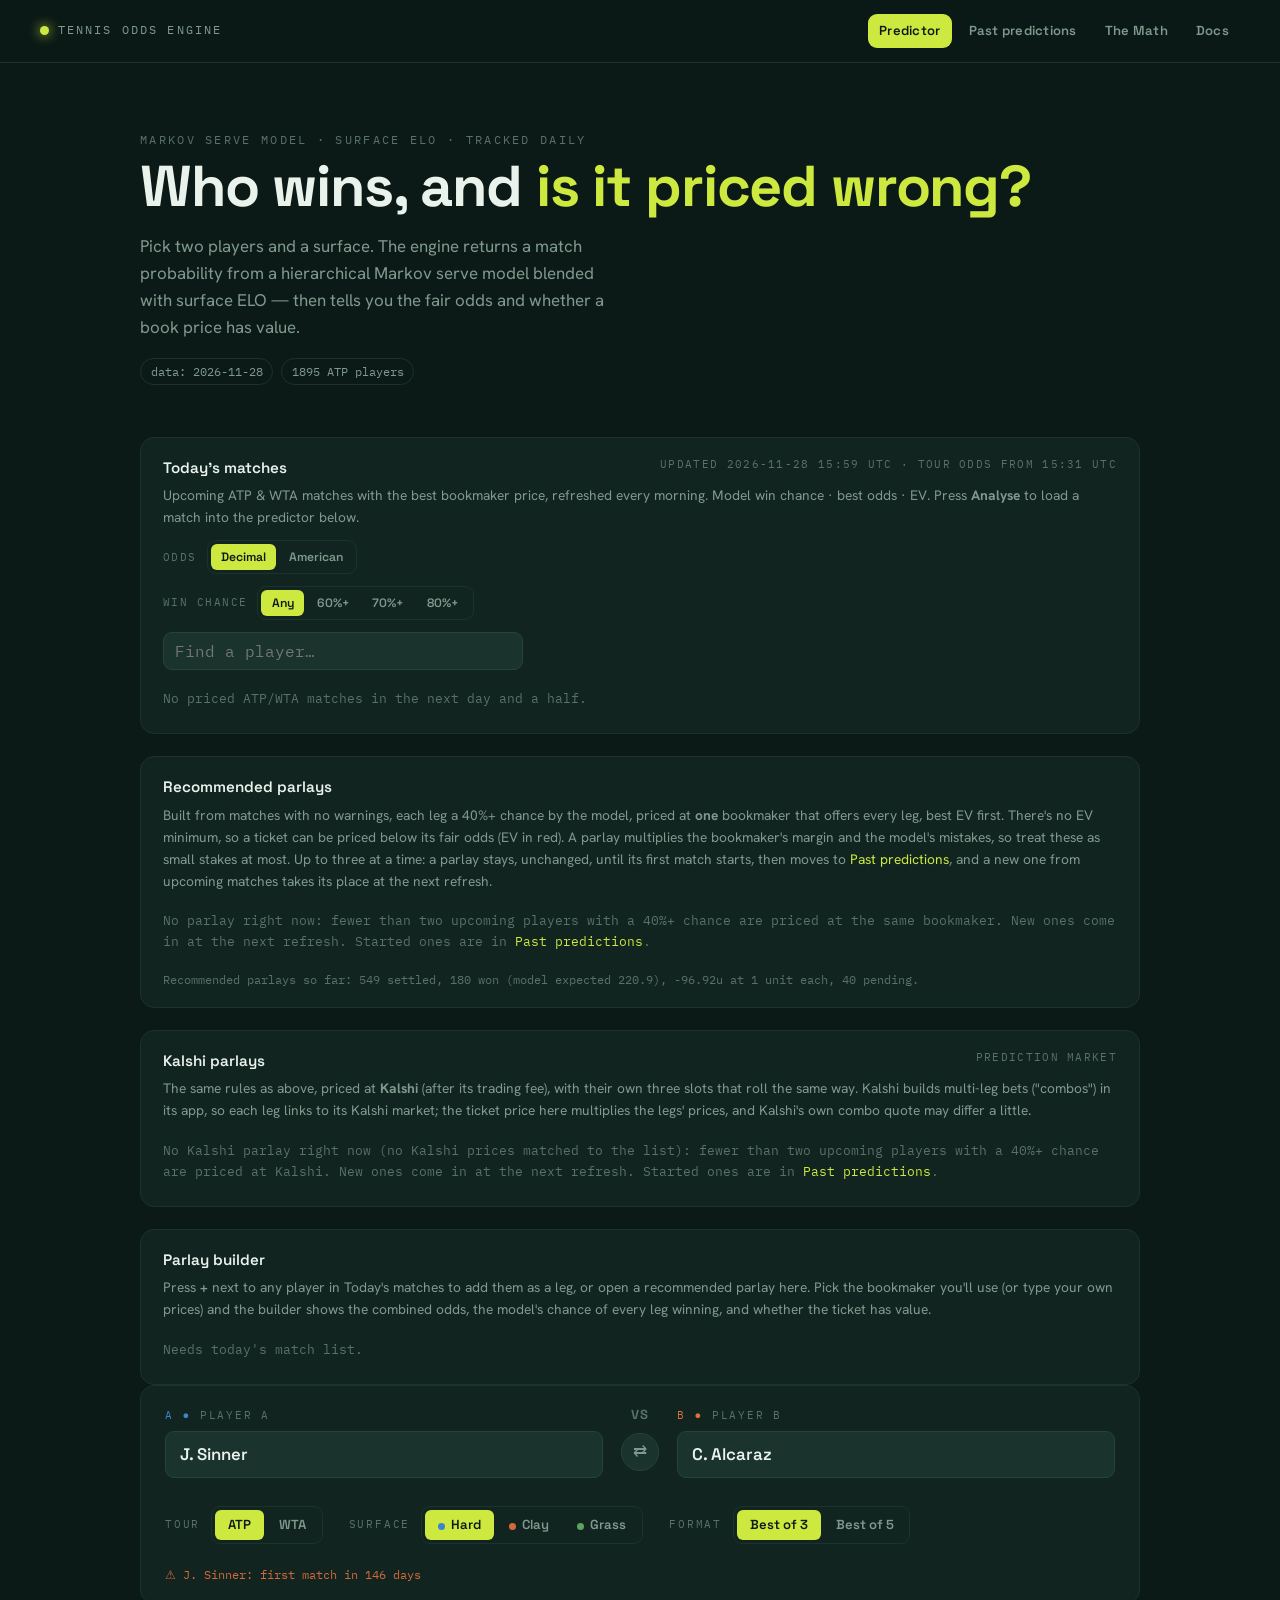
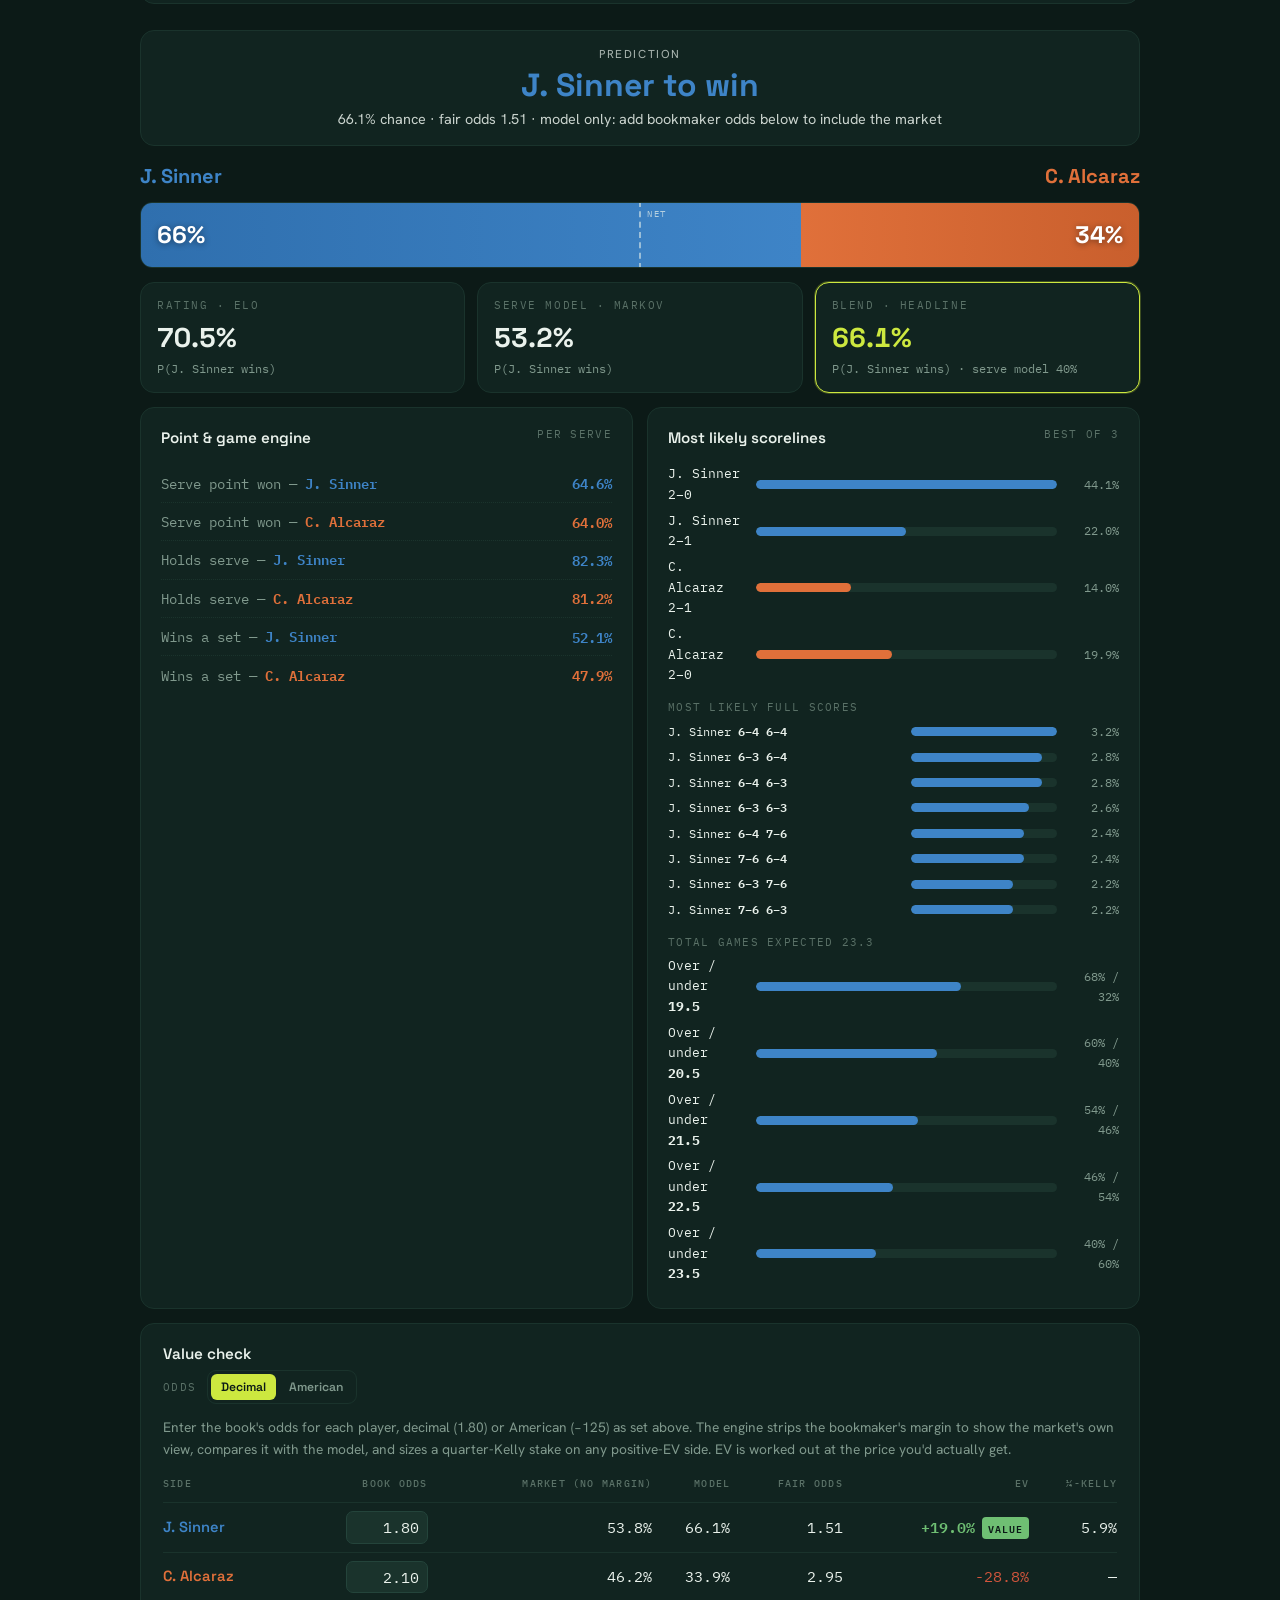
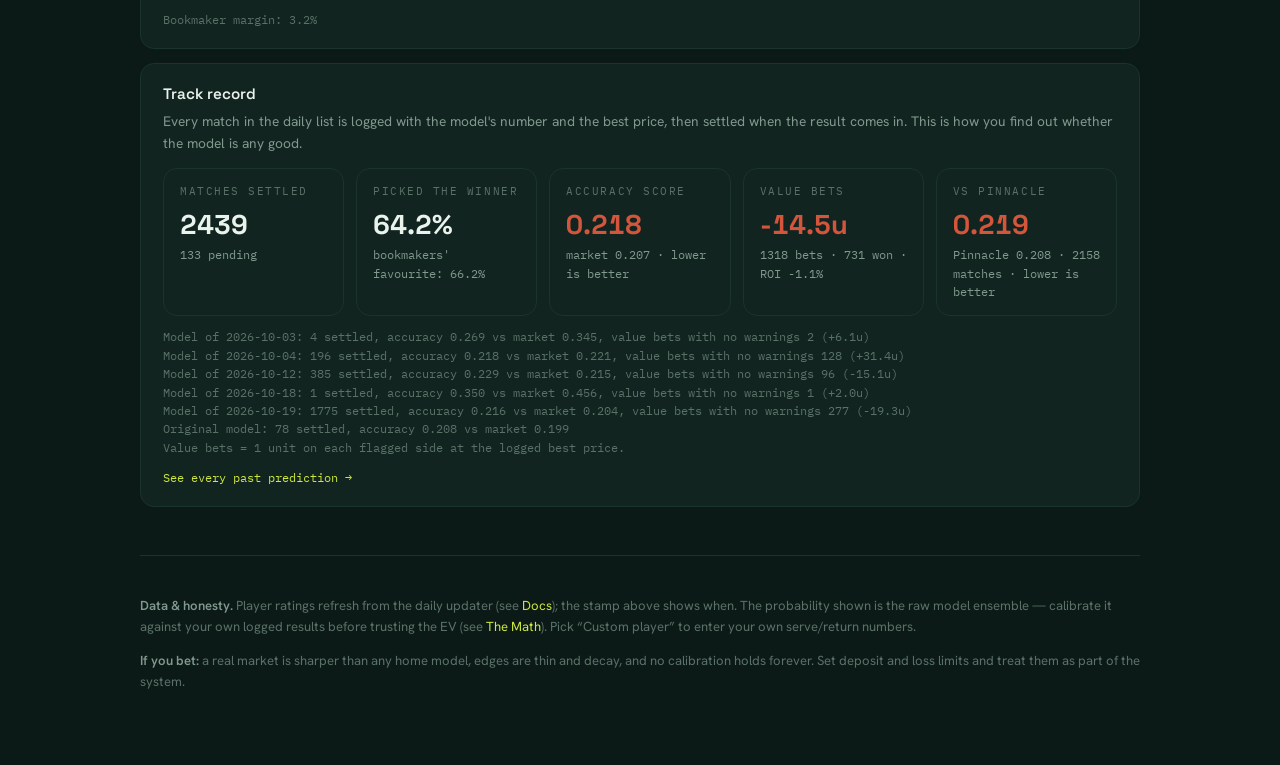
<file: index.html>
<!DOCTYPE html>
<html lang="en">
<head>
<meta charset="UTF-8">
<meta name="viewport" content="width=device-width, initial-scale=1.0">
<title>Tennis Odds Engine — Predictor</title>
<link rel="preconnect" href="https://fonts.googleapis.com">
<link rel="preconnect" href="https://fonts.gstatic.com" crossorigin>
<link href="https://fonts.googleapis.com/css2?family=Space+Grotesk:wght@500;600;700&family=Hanken+Grotesk:wght@400;500;600;700&family=IBM+Plex+Mono:wght@400;500;600&display=swap" rel="stylesheet">
<link rel="stylesheet" href="styles.css">
<style>
  .controls{ display:grid; grid-template-columns:1fr auto 1fr; gap:14px 18px; align-items:end;
    background:var(--ink-2); border:1px solid var(--ink-3); border-radius:var(--r);
    padding:18px clamp(14px,3vw,24px); }
  .field label{ display:block; font-family:var(--mono); font-size:.7rem; letter-spacing:.16em;
    text-transform:uppercase; color:var(--faint); margin-bottom:.4rem; }
  .field label .tag{ color:var(--A); } .field--b label .tag{ color:var(--B); }
  select{ width:100%; font-family:var(--display); font-weight:600; font-size:1.05rem;
    color:var(--chalk); background:var(--ink-3); border:1px solid var(--ink-4);
    border-radius:var(--r-sm); padding:.7rem 2.2rem .7rem .8rem; cursor:pointer; appearance:none;
    background-image:url("data:image/svg+xml,%3Csvg xmlns='http://www.w3.org/2000/svg' width='14' height='14' viewBox='0 0 24 24' fill='none' stroke='%2380998d' stroke-width='2.5'%3E%3Cpath d='M6 9l6 6 6-6'/%3E%3C/svg%3E");
    background-repeat:no-repeat; background-position:right .8rem center; }
  .pInput{ width:100%; font-family:var(--display); font-weight:600; font-size:1.05rem;
    color:var(--chalk); background:var(--ink-3); border:1px solid var(--ink-4);
    border-radius:var(--r-sm); padding:.7rem .9rem; appearance:none; }
  .pInput::placeholder{ color:var(--faint); font-weight:500; }
  .pInput:focus{ border-color:var(--ball); outline:none; }
  .combo{ position:relative; }
  .dropdown{ position:absolute; top:calc(100% + 6px); left:0; right:0; z-index:60;
    background:var(--ink-2); border:1px solid var(--ink-4); border-radius:var(--r-sm);
    max-height:300px; overflow-y:auto; box-shadow:0 14px 40px rgba(0,0,0,.5); display:none; }
  .dropdown.open{ display:block; }
  .opt{ display:flex; justify-content:space-between; align-items:center; gap:10px;
    padding:.58rem .8rem; cursor:pointer; border-bottom:1px solid var(--ink-3); }
  .opt:last-child{ border-bottom:0; }
  .opt:hover, .opt.active{ background:var(--ink-4); }
  .opt__name{ font-family:var(--display); font-weight:600; font-size:.98rem; color:var(--chalk); }
  .opt__name mark{ background:transparent; color:var(--ball); }
  .opt__meta{ font-family:var(--mono); font-size:.66rem; letter-spacing:.04em; color:var(--faint); white-space:nowrap; }
  .opt--empty{ color:var(--faint); cursor:default; font-family:var(--mono); font-size:.82rem; }
  .opt--empty:hover{ background:transparent; }
  .vs{ display:flex; flex-direction:column; align-items:center; gap:8px; padding-bottom:.4rem; }
  .vs span{ font-family:var(--display); font-weight:700; color:var(--faint); font-size:.82rem; letter-spacing:.1em; }
  .swap{ width:38px; height:38px; border-radius:50%; cursor:pointer;
    background:var(--ink-3); border:1px solid var(--ink-4); color:var(--mute);
    font-size:1.05rem; line-height:1; transition:background .15s,color .15s,transform .2s; }
  .swap:hover{ background:var(--ball); color:var(--ink); transform:rotate(180deg); }
  .opts{ display:flex; flex-wrap:wrap; gap:14px 26px; margin-top:14px; align-items:center; }
  .opts__group{ display:flex; align-items:center; gap:.7rem; }
  .opts__group > span{ font-family:var(--mono); font-size:.7rem; letter-spacing:.16em; text-transform:uppercase; color:var(--faint); }
  .custom{ display:none; gap:10px; margin-top:10px; flex-wrap:wrap; }
  .custom.show{ display:flex; }
  .custom input{ width:84px; font-family:var(--mono); font-size:.95rem; color:var(--chalk);
    background:var(--ink-3); border:1px solid var(--ink-4); border-radius:8px; padding:.5rem .6rem; }
  .custom .mini{ font-family:var(--mono); font-size:.66rem; color:var(--faint); letter-spacing:.12em; text-transform:uppercase; align-self:center; }
  .note{ font-family:var(--mono); font-size:.72rem; color:var(--clay); margin-top:8px; min-height:1em; }

  .board{ margin-top:26px; }
  .verdict{ text-align:center; margin:0 0 14px; padding:14px 12px; border-radius:var(--r);
    background:var(--ink-2); border:1px solid var(--ink-3); }
  .verdict__k{ font-size:.72rem; letter-spacing:.14em; text-transform:uppercase; opacity:.7; }
  .verdict__who{ font-family:var(--display); font-weight:700; font-size:clamp(1.4rem, 4.5vw, 2rem); line-height:1.15; margin:4px 0; }
  .verdict__who--a{ color:var(--A); } .verdict__who--b{ color:var(--B); }
  .verdict__sub{ font-size:.9rem; opacity:.85; }
  .board__names{ display:flex; justify-content:space-between; align-items:baseline; margin-bottom:10px; }
  .board__name{ font-family:var(--display); font-weight:700; font-size:1.25rem; }
  .board__name--a{ color:var(--A); } .board__name--b{ color:var(--B); text-align:right; }
  .netbar{ position:relative; height:66px; border-radius:12px; overflow:hidden;
    background:var(--ink-2); border:1px solid var(--ink-3); }
  .netbar__fill{ position:absolute; top:0; bottom:0; transition:width .55s cubic-bezier(.22,.61,.36,1); }
  .netbar__fill--a{ left:0; background:linear-gradient(90deg,#2f6fae,#3E84C7); }
  .netbar__fill--b{ right:0; background:linear-gradient(270deg,#c95f2d,#E0703A); }
  .netbar__net{ position:absolute; left:50%; top:-2px; bottom:-2px; width:0;
    border-left:2px dashed rgba(234,242,236,.55); transform:translateX(-1px); z-index:3; }
  .netbar__net::after{ content:"NET"; position:absolute; top:6px; left:6px; font-family:var(--mono);
    font-size:.56rem; letter-spacing:.18em; color:rgba(234,242,236,.7); }
  .netbar__pct{ position:absolute; top:50%; transform:translateY(-50%); z-index:4; font-family:var(--display);
    font-weight:700; font-size:1.5rem; color:#fff; text-shadow:0 1px 6px rgba(0,0,0,.45); }
  .netbar__pct--a{ left:16px; } .netbar__pct--b{ right:16px; }

  .readouts{ display:grid; grid-template-columns:repeat(3,1fr); gap:12px; margin-top:14px; }
  .stat{ background:var(--ink-2); border:1px solid var(--ink-3); border-radius:var(--r); padding:14px 16px; }
  .stat--ens{ border-color:var(--ball); box-shadow:0 0 0 1px rgba(205,232,63,.25); }
  .stat__k{ font-family:var(--mono); font-size:.68rem; letter-spacing:.14em; text-transform:uppercase; color:var(--faint); }
  .stat__v{ font-family:var(--display); font-weight:700; font-size:1.7rem; margin-top:2px; font-variant-numeric:tabular-nums; }
  .stat--ens .stat__v{ color:var(--ball); }
  .stat__sub{ font-family:var(--mono); font-size:.72rem; color:var(--mute); }

  .panels{ display:grid; grid-template-columns:1fr 1fr; gap:14px; margin-top:14px; }
  .panel{ background:var(--ink-2); border:1px solid var(--ink-3); border-radius:var(--r); padding:18px clamp(14px,2.4vw,20px); }
  .panel h3{ font-family:var(--display); font-weight:600; font-size:.95rem; margin:0 0 14px; }
  .panel h3 .hint{ font-family:var(--mono); font-weight:400; font-size:.68rem; color:var(--faint); text-transform:uppercase; letter-spacing:.12em; float:right; }
  .serverow{ display:flex; justify-content:space-between; align-items:center; padding:.45rem 0;
    border-bottom:1px dotted var(--ink-3); font-family:var(--mono); font-size:.86rem; }
  .serverow:last-child{ border-bottom:0; }
  .serverow .lab{ color:var(--mute); } .serverow .va{ color:var(--A); font-weight:600; } .serverow .vb{ color:var(--B); font-weight:600; }
  .score__row{ display:grid; grid-template-columns:78px 1fr 52px; align-items:center; gap:10px; margin:.34rem 0; }
  .score__lab{ font-family:var(--mono); font-size:.8rem; color:var(--chalk); }
  .score__track{ height:9px; background:var(--ink-3); border-radius:6px; overflow:hidden; }
  .score__bar{ display:block; height:100%; border-radius:6px; transition:width .5s ease; }
  .score__bar--a{ background:var(--A); } .score__bar--b{ background:var(--B); }
  .score__p{ font-family:var(--mono); font-size:.78rem; color:var(--mute); text-align:right; }

  .ev{ margin-top:14px; background:var(--ink-2); border:1px solid var(--ink-3); border-radius:var(--r); padding:18px clamp(14px,2.4vw,22px); }
  .ev h3{ font-family:var(--display); font-weight:600; font-size:.95rem; margin:0 0 4px; }
  .ev__lede{ color:var(--mute); font-size:.86rem; margin:0 0 16px; }
  .oddsbar{ display:flex; align-items:center; gap:.6rem; margin:0 0 12px; font-family:var(--mono); font-size:.66rem;
    letter-spacing:.14em; text-transform:uppercase; color:var(--faint); }
  .oddsbar .seg button{ padding:.3rem .65rem; font-size:.76rem; }
  .evwrap{ overflow-x:auto; }          /* a narrow phone or large text scrolls the table, not the page */
  .evtable{ width:100%; border-collapse:collapse; }
  .evtable th{ font-family:var(--mono); font-size:.64rem; letter-spacing:.12em; text-transform:uppercase;
    color:var(--faint); text-align:right; font-weight:500; padding:0 0 10px; }
  .evtable th:first-child{ text-align:left; }
  .evtable td{ font-family:var(--mono); font-size:.92rem; text-align:right; padding:.5rem 0; border-top:1px solid var(--ink-3); font-variant-numeric:tabular-nums; }
  .evtable td:first-child{ text-align:left; font-family:var(--display); font-weight:600; }
  .evtable .side-a{ color:var(--A); } .evtable .side-b{ color:var(--B); }
  .evtable input{ width:82px; font-family:var(--mono); font-size:.92rem; color:var(--chalk);
    background:var(--ink-3); border:1px solid var(--ink-4); border-radius:7px; padding:.36rem .5rem; text-align:right; }
  .chip--warn{ color:var(--clay); border-color:var(--clay); }
  .record{ margin-top:14px; background:var(--ink-2); border:1px solid var(--ink-3); border-radius:var(--r); padding:18px clamp(14px,2.4vw,22px); }
  .record h3{ font-family:var(--display); font-weight:600; font-size:.95rem; margin:0 0 4px; }
  .record__lede{ color:var(--mute); font-size:.86rem; margin:0 0 14px; }
  .record__grid{ display:grid; grid-template-columns:repeat(auto-fit,minmax(170px,1fr)); gap:12px; }
  .record__note{ font-family:var(--mono); font-size:.72rem; color:var(--faint); margin-top:12px; }
  .score__sub{ font-family:var(--mono); font-size:.66rem; letter-spacing:.12em; text-transform:uppercase; color:var(--faint); margin:14px 0 4px; }
  .score__row--full{ grid-template-columns:minmax(0,1.6fr) 1fr 52px; }
  .score__row--full .score__lab{ font-size:.76rem; }
  .score__row--full .score__lab b{ font-weight:600; color:var(--chalk); }
  .ev__margin{ font-family:var(--mono); font-size:.72rem; color:var(--faint); margin-top:10px; min-height:1em; }
  .ev-pos{ color:var(--pos); font-weight:600; } .ev-neg{ color:var(--neg); }
  .badge{ font-family:var(--mono); font-size:.6rem; letter-spacing:.1em; text-transform:uppercase; padding:.1rem .4rem; border-radius:4px; margin-left:.4rem; }
  .badge--ev{ background:var(--pos); color:var(--ink); }

  .today{ margin-top:22px; background:var(--ink-2); border:1px solid var(--ink-3); border-radius:var(--r); padding:18px clamp(14px,2.4vw,22px); }
  .today h3{ font-family:var(--display); font-weight:600; font-size:.95rem; margin:0 0 4px; }
  .today h3 .hint{ font-family:var(--mono); font-weight:400; font-size:.68rem; color:var(--faint); text-transform:uppercase; letter-spacing:.12em; float:right; }
  .today__lede{ color:var(--mute); font-size:.86rem; margin:0 0 12px; }
  .today__list{ display:flex; flex-direction:column; }
  .match{ display:grid; grid-template-columns:140px 1fr auto; gap:6px 14px; align-items:center; padding:.6rem 0; border-top:1px solid var(--ink-3); }
  .match__when{ font-family:var(--mono); font-size:.72rem; color:var(--faint); line-height:1.35; }
  .match__who{ display:flex; flex-direction:column; gap:3px; min-width:0; }
  .match__p{ display:flex; justify-content:space-between; gap:10px; font-family:var(--mono); font-size:.84rem; font-variant-numeric:tabular-nums; }
  .match__p .n{ font-family:var(--display); font-weight:600; font-size:.95rem; overflow:hidden; text-overflow:ellipsis; white-space:nowrap; }
  .match__p--a .n{ color:var(--A); } .match__p--b .n{ color:var(--B); }
  .match__p .nums{ color:var(--mute); white-space:nowrap; }
  .match__live{ font-family:var(--mono); font-size:.74rem; color:#ff5d5d; margin-top:3px; display:flex; align-items:center; gap:6px; flex-wrap:wrap; }
  .match__live--sus{ color:var(--clay); } .match__live--late{ color:var(--clay); }
  .lv-dot{ display:inline-block; width:8px; height:8px; border-radius:50%; background:#ff4d4d; flex:0 0 auto; animation:lvpulse 1.4s ease-in-out infinite; }
  @keyframes lvpulse{ 50%{ opacity:.35; } }
  @media (prefers-reduced-motion: reduce){ .lv-dot{ animation:none; } }
  .ttabs button.ttabs__live{ display:inline-flex; align-items:center; gap:6px; }
  .lv-card{ border-top:1px solid var(--ink-3); padding:.65rem 0; }
  .lv-card--sus .lv-dot{ background:var(--clay); animation:none; }
  .lv-head{ font-family:var(--mono); font-size:.7rem; color:var(--mute); display:flex; align-items:center; gap:6px; margin-bottom:4px; flex-wrap:wrap; }
  .lv-row{ display:grid; grid-template-columns:14px 1fr auto 58px; gap:8px; align-items:center; padding:2px 0; }
  .lv-srv{ color:var(--ball); font-size:.7rem; }
  .lv-name{ font-family:var(--display); font-weight:600; overflow:hidden; text-overflow:ellipsis; white-space:nowrap; }
  .lv-row--a .lv-name{ color:var(--A); } .lv-row--b .lv-name{ color:var(--B); }
  .lv-sets{ font-family:var(--mono); font-variant-numeric:tabular-nums; display:flex; gap:10px; }
  .lv-set{ min-width:1ch; text-align:center; } .lv-pts{ min-width:2.2ch; text-align:right; color:var(--ball); }
  .lv-p{ font-family:var(--mono); font-size:.8rem; text-align:right; color:var(--mute); }
  .lv-foot{ font-family:var(--mono); font-size:.68rem; color:var(--faint); margin-top:4px; display:flex; align-items:center; gap:10px; flex-wrap:wrap; }
  .lv-note{ margin-top:10px; }
  .mkp__h{ font-family:var(--mono); font-size:.66rem; letter-spacing:.12em; text-transform:uppercase; color:var(--ball); margin:14px 0 6px; }
  .mkp__h span{ color:var(--mute); letter-spacing:0; text-transform:none; }
  .mkp__sets{ display:grid; grid-template-columns:repeat(auto-fill, minmax(150px, 1fr)); gap:8px; }
  .mkc{ position:relative; background:var(--ink); border:1px solid var(--ink-3); border-radius:10px; padding:9px 10px 8px; font-family:var(--mono); font-size:.78rem; }
  .mkc__top{ font-family:var(--display); font-weight:600; font-size:.9rem; line-height:1.25; padding-right:28px; margin-bottom:4px; overflow-wrap:anywhere; }
  .mkc__top b{ font-family:var(--mono); }
  .mkc__top .side-a{ color:var(--A); } .mkc__top .side-b{ color:var(--B); }
  .mkc__row{ color:var(--mute); line-height:1.5; font-variant-numeric:tabular-nums; }
  .mkc__row small{ color:var(--faint); } .mkc__row b{ color:var(--chalk); }
  .mkc .mkp__add{ position:absolute; top:8px; right:6px; margin:0; }
  .mkp__tot{ display:flex; flex-direction:column; gap:6px; }
  .mkt{ display:grid; grid-template-columns:1fr auto 1fr; gap:8px; align-items:stretch; }
  .mkt__line{ align-self:center; font-family:var(--mono); font-weight:600; font-size:.9rem; color:var(--ball); min-width:3.2ch; text-align:center; }
  .mkt__cell{ display:flex; gap:8px; align-items:flex-start; background:var(--ink); border:1px solid var(--ink-3); border-radius:10px; padding:8px 10px; font-family:var(--mono); font-size:.78rem; }
  .mkt__cell .mkp__add{ margin:0; }
  .mkp__note{ font-family:var(--mono); font-size:.66rem; color:var(--faint); margin-top:12px; line-height:1.5; }
  .match__pick{ font-family:var(--mono); font-size:.76rem; color:var(--mute); margin-top:2px; }
  .match__pick b{ font-family:var(--display); font-size:.86rem; } .match__pick .pa{ color:var(--A); } .match__pick .pb{ color:var(--B); }
  .match__go{ font-family:var(--mono); font-size:.72rem; letter-spacing:.08em; text-transform:uppercase; cursor:pointer;
    color:var(--chalk); background:var(--ink-3); border:1px solid var(--ink-4); border-radius:7px; padding:.4rem .6rem; }
  .match__go:hover{ background:var(--ball); color:var(--ink); }
  .parlay{ padding:.7rem 0; border-top:1px solid var(--ink-3); }
  .parlay__head{ display:flex; flex-wrap:wrap; justify-content:space-between; gap:6px 14px; font-family:var(--mono); font-size:.84rem; }
  .parlay__odds{ font-family:var(--display); font-weight:700; font-size:1.05rem; color:var(--chalk); }
  .parlay__nums{ color:var(--mute); }
  .parlay__legs{ margin:.35rem 0 0; padding:0; list-style:none; font-size:.88rem; }
  .parlay__legs li{ display:flex; justify-content:space-between; gap:10px; padding:.15rem 0; }
  .parlay__legs .who{ color:var(--chalk); } .parlay__legs .who small{ color:var(--faint); font-family:var(--mono); font-size:.7rem; }
  .parlay__legs .px{ font-family:var(--mono); color:var(--mute); white-space:nowrap; }
  .match__extra{ grid-column:2 / -1; font-family:var(--mono); font-size:.7rem; line-height:1.5; }
  .match__pin{ color:var(--faint); }
  .match__flags{ color:var(--clay); }
  .match__kalshi{ color:var(--mute); }
  .ttabs{ display:flex; gap:6px; overflow-x:auto; padding:2px 0 10px; scrollbar-width:thin; }
  .ttabs button{ flex:0 0 auto; font-family:var(--display); font-weight:600; font-size:.8rem; color:var(--mute); cursor:pointer;
    background:var(--ink-3); border:1px solid var(--ink-4); border-radius:999px; padding:.35rem .75rem; white-space:nowrap; }
  .ttabs button span{ font-family:var(--mono); font-size:.68rem; color:var(--faint); margin-left:.2rem; }
  .ttabs button[aria-selected="true"]{ background:var(--ball); border-color:var(--ball); color:var(--ink); }
  .ttabs button[aria-selected="true"] span{ color:var(--ink); }
  .ttabs button.ttabs__ch{ border-style:dashed; }
  .ttabs button.ttabs__none{ opacity:.45; }        /* nothing at the chosen win chance */
  /* a mouse wheel can't scroll the strip sideways, so with a mouse every tab wraps into view */
  @media (hover:hover) and (pointer:fine){ .ttabs{ flex-wrap:wrap; overflow-x:visible; } }
  .tsearch{ margin:0 0 12px; }
  .tsearch input{ width:100%; max-width:360px; font-family:var(--mono); font-size:1rem; color:var(--chalk); background:var(--ink-3);
    border:1px solid var(--ink-4); border-radius:var(--r-sm); padding:.5rem .7rem; }   /* 16px+: iPhones zoom into smaller text boxes */
  .tsearch input:focus{ outline:none; border-color:var(--ball); }
  .tsearch__n{ font-family:var(--mono); font-size:.72rem; color:var(--mute); margin:0 0 4px; }
  .ttour__head{ font-family:var(--mono); font-size:.68rem; letter-spacing:.14em; text-transform:uppercase; color:var(--ball); margin:14px 0 2px; }
  .parlay__legs .who a{ font-family:var(--mono); font-size:.7rem; margin-left:.3rem; }
  .addleg{ width:22px; height:22px; margin-right:.45rem; vertical-align:1px; flex:0 0 auto; cursor:pointer; line-height:1;
    font-family:var(--mono); font-size:.9rem; color:var(--chalk); background:var(--ink-3); border:1px solid var(--ink-4); border-radius:6px; padding:0; }
  .addleg:hover{ border-color:var(--ball); }
  .addleg[aria-pressed="true"]{ background:var(--ball); border-color:var(--ball); color:var(--ink); }
  .pb__legs{ display:flex; flex-direction:column; }
  .pb__leg{ display:grid; grid-template-columns:28px minmax(0,1fr) auto 92px; gap:4px 12px; align-items:center; padding:.55rem 0; border-top:1px solid var(--ink-3); }
  .pb__rm{ width:26px; height:26px; cursor:pointer; font-size:1rem; line-height:1; color:var(--mute); background:transparent; border:1px solid var(--ink-4); border-radius:6px; padding:0; }
  .pb__rm:hover{ color:var(--neg); border-color:var(--neg); }
  .pb__who{ min-width:0; }
  .pb__who b{ font-family:var(--display); font-weight:600; font-size:.95rem; }
  .pb__who small{ display:block; font-family:var(--mono); font-size:.68rem; color:var(--faint); overflow:hidden; text-overflow:ellipsis; white-space:nowrap; }
  .pb__who .warn{ color:var(--clay); white-space:normal; }
  .pb__nums{ font-family:var(--mono); font-size:.78rem; color:var(--mute); text-align:right; white-space:nowrap; }
  .pb__leg input, .pb__opts select, .pb__opts input{ font-family:var(--mono); font-size:.88rem; color:var(--chalk); background:var(--ink-3);
    border:1px solid var(--ink-4); border-radius:var(--r-sm); padding:.4rem .5rem; min-width:0; }
  .pb__leg input{ width:100%; text-align:right; }
  .pb__opts{ display:flex; flex-wrap:wrap; gap:10px 14px; align-items:end; margin:12px 0; }
  .pb__opts label{ display:flex; flex-direction:column; gap:3px; font-family:var(--mono); font-size:.64rem; letter-spacing:.12em; text-transform:uppercase; color:var(--faint); }
  .pb__opts select{ max-width:100%; }
  .pb__opts input{ width:90px; }
  .pb__clear{ margin-left:auto; font-family:var(--mono); font-size:.72rem; letter-spacing:.08em; text-transform:uppercase; cursor:pointer;
    color:var(--mute); background:transparent; border:1px solid var(--ink-4); border-radius:7px; padding:.45rem .7rem; }
  .pb__clear:hover{ color:var(--chalk); border-color:var(--chalk); }
  .pb__grid{ display:grid; grid-template-columns:repeat(auto-fit,minmax(140px,1fr)); gap:10px; }
  .pb__grid .stat__v{ font-size:1.35rem; }
  .pb__note{ font-family:var(--mono); font-size:.72rem; color:var(--faint); margin-top:10px; line-height:1.55; }
  .pb__note .warn{ color:var(--clay); }
  .parlay__edit{ font-family:var(--mono); font-size:.66rem; letter-spacing:.08em; text-transform:uppercase; cursor:pointer; margin-top:.4rem;
    color:var(--chalk); background:var(--ink-3); border:1px solid var(--ink-4); border-radius:6px; padding:.3rem .55rem; }
  .parlay__edit:hover{ background:var(--ball); color:var(--ink); }
  .today__empty{ font-family:var(--mono); font-size:.82rem; color:var(--faint); padding:.4rem 0; }

  @media (max-width:760px){
    /* one column on phones: details full width, Analyse on its own row, so nothing in a
       card can squeeze the names (a wide item in a side column used to) */
    .match{ grid-template-columns:minmax(0, 1fr); }
    .match__when, .match__who, .match__extra{ grid-column:1 / -1; }
    .match__go{ grid-column:1 / -1; justify-self:stretch; padding:.55rem .6rem; }
    .match__p{ flex-direction:column; gap:0; }
    .match__p .n{ white-space:normal; overflow-wrap:anywhere; }
    .match__p .nums{ white-space:normal; }
    .match__who{ gap:8px; }
    .today h3 .hint{ float:none; display:block; margin-top:4px; }
    .controls{ grid-template-columns:1fr; }
    .vs{ flex-direction:row; padding:0; }
    .readouts{ grid-template-columns:1fr; }
    .record__grid{ grid-template-columns:1fr 1fr; }
    .pb__leg{ grid-template-columns:28px minmax(0,1fr) 84px; }
    .pb__leg input{ grid-row:1; grid-column:3; }
    .pb__nums{ grid-row:2; grid-column:2 / -1; text-align:left; }
    .pb__grid{ grid-template-columns:1fr 1fr; }
    .panels{ grid-template-columns:1fr; }
    .evtable th:nth-child(3), .evtable td:nth-child(3),
    .evtable th:nth-child(5), .evtable td:nth-child(5){ display:none; }
  }
  @media (max-width:420px){
    .evtable td{ font-size:.84rem; }
    .evtable input{ width:66px; }
    .evtable th{ letter-spacing:.06em; }
  }
</style>
</head>
<body>

<nav class="nav">
  <div class="nav__brand"><span class="nav__dot"></span>tennis odds engine</div>
  <div class="nav__links">
    <a href="index.html" aria-current="page">Predictor</a>
    <a href="history.html">Past predictions</a>
    <a href="model-math.html">The Math</a>
    <a href="readme.html">Docs</a>
  </div>
</nav>

<main class="wrap">
  <header class="hero">
    <div class="eyebrow">Markov serve model · surface ELO · tracked daily</div>
    <h1>Who wins, and <span class="accent">is it priced wrong?</span></h1>
    <p class="hero__lede">Pick two players and a surface. The engine returns a match probability
      from a hierarchical Markov serve model blended with surface ELO — then tells you the fair
      odds and whether a book price has value.</p>
    <div style="margin-top:14px; display:flex; gap:8px; flex-wrap:wrap;">
      <span class="chip" id="stamp">data: loading…</span>
      <span class="chip" id="countChip"></span>
    </div>
  </header>

  <section class="today" id="today">
    <h3>Today's matches <span class="hint" id="todayStamp"></span></h3>
    <p class="today__lede">Upcoming ATP &amp; WTA matches with the best bookmaker price, refreshed every
      morning. Model win chance · best odds · EV. Press <b>Analyse</b> to load a match into the predictor below.</p>
    <div class="oddsbar">Odds <div class="seg" data-odds-toggle role="group" aria-label="Odds format"></div></div>
    <div class="oddsbar">Win chance <div class="seg" id="segMin" role="group" aria-label="Only matches whose pick has at least this chance">
      <button type="button" data-v="0">Any</button><button type="button" data-v="0.6">60%+</button><button type="button" data-v="0.7">70%+</button><button type="button" data-v="0.8">80%+</button></div></div>
    <div class="tsearch"><input id="todaySearch" type="search" autocomplete="off" spellcheck="false"
      placeholder="Find a player…" aria-label="Find a player in today's matches" aria-controls="todayList"></div>
    <div class="today__list" id="todayList"><div class="today__empty">Loading…</div></div>
  </section>

  <section class="today parlays" id="parlays">
    <h3>Recommended parlays <span class="hint" id="parlayStamp"></span></h3>
    <p class="today__lede">Built from matches with no warnings, each leg a 40%+ chance by the model, priced at
      <b>one</b> bookmaker that offers every leg, best EV first. There's no EV minimum, so a ticket can be priced
      below its fair odds (EV in red). A parlay multiplies the
      bookmaker's margin and the model's mistakes, so treat these as small stakes at most.
      Up to three at a time: a parlay stays, unchanged, until its first match starts, then moves to
      <a href="history.html">Past predictions</a>, and a new one from upcoming matches takes its place at the next refresh.</p>
    <div id="parlayList"><div class="today__empty">Loading…</div></div>
    <div class="record__note" id="parlayNote"></div>
  </section>

  <section class="today parlays" id="kparlays">
    <h3>Kalshi parlays <span class="hint">prediction market</span></h3>
    <p class="today__lede">The same rules as above, priced at <b>Kalshi</b> (after its trading fee), with their own
      three slots that roll the same way. Kalshi builds multi-leg bets ("combos") in its app, so each leg links to its Kalshi market; the
      ticket price here multiplies the legs' prices, and Kalshi's own combo quote may differ a little.</p>
    <div id="kparlayList"><div class="today__empty">Loading…</div></div>
  </section>

  <section class="today" id="builder">
    <h3>Parlay builder <span class="hint" id="pbHint"></span></h3>
    <p class="today__lede">Press <b>+</b> next to any player in Today's matches to add them as a leg, or open a recommended
      parlay here. Pick the bookmaker you'll use (or type your own prices) and the builder shows the combined odds, the
      model's chance of every leg winning, and whether the ticket has value.</p>
    <div id="pbBody"></div>
  </section>

  <section class="controls">
    <div class="field field--a">
      <label for="inA"><span class="tag">A&nbsp;●</span> Player A</label>
      <div class="combo">
        <input id="inA" class="pInput" autocomplete="off" placeholder="Search players…" role="combobox" aria-expanded="false" aria-autocomplete="list" aria-controls="dropA" aria-label="Player A">
        <div class="dropdown" id="dropA" role="listbox"></div>
      </div>
      <div class="custom" id="customA">
        <span class="mini">serve&nbsp;%</span><input id="aSpw" type="number" inputmode="decimal" min="40" max="85" step="0.5" value="66" aria-label="Player A serve points won percent">
        <span class="mini">return&nbsp;%</span><input id="aRpw" type="number" inputmode="decimal" min="20" max="55" step="0.5" value="38" aria-label="Player A return points won percent">
      </div>
    </div>
    <div class="vs">
      <span>VS</span>
      <button class="swap" id="swap" type="button" title="Swap players" aria-label="Swap players">⇄</button>
    </div>
    <div class="field field--b">
      <label for="inB"><span class="tag">B&nbsp;●</span> Player B</label>
      <div class="combo">
        <input id="inB" class="pInput" autocomplete="off" placeholder="Search players…" role="combobox" aria-expanded="false" aria-autocomplete="list" aria-controls="dropB" aria-label="Player B">
        <div class="dropdown" id="dropB" role="listbox"></div>
      </div>
      <div class="custom" id="customB">
        <span class="mini">serve&nbsp;%</span><input id="bSpw" type="number" inputmode="decimal" min="40" max="85" step="0.5" value="64" aria-label="Player B serve points won percent">
        <span class="mini">return&nbsp;%</span><input id="bRpw" type="number" inputmode="decimal" min="20" max="55" step="0.5" value="38" aria-label="Player B return points won percent">
      </div>
    </div>

    <div class="opts" style="grid-column:1 / -1;">
      <div class="opts__group">
        <span>Tour</span>
        <div class="seg" id="segTour" role="group" aria-label="Tour">
          <button data-v="ATP" aria-pressed="true">ATP</button>
          <button data-v="WTA" aria-pressed="false">WTA</button>
        </div>
      </div>
      <div class="opts__group">
        <span>Surface</span>
        <div class="seg" id="segSurface" role="group" aria-label="Surface">
          <button data-v="hard" aria-pressed="true"><span class="sdot" style="background:var(--hard)"></span>Hard</button>
          <button data-v="clay" aria-pressed="false"><span class="sdot" style="background:var(--clay)"></span>Clay</button>
          <button data-v="grass" aria-pressed="false"><span class="sdot" style="background:var(--grass)"></span>Grass</button>
        </div>
      </div>
      <div class="opts__group">
        <span>Format</span>
        <div class="seg" id="segFormat" role="group" aria-label="Match format">
          <button data-v="3" aria-pressed="true">Best of 3</button>
          <button data-v="5" aria-pressed="false">Best of 5</button>
        </div>
      </div>
    </div>
    <div class="note" id="note" style="grid-column:1 / -1;"></div>
  </section>

  <section class="board">
    <div class="verdict" id="verdict" aria-live="polite">
      <div class="verdict__k" id="verdictK">Prediction</div>
      <div class="verdict__who" id="verdictWho">—</div>
      <div class="verdict__sub" id="verdictSub"></div>
    </div>
    <div class="board__names">
      <div class="board__name board__name--a" id="nameA">—</div>
      <div class="board__name board__name--b" id="nameB">—</div>
    </div>
    <div class="netbar">
      <div class="netbar__fill netbar__fill--a" id="fillA" style="width:50%"></div>
      <div class="netbar__fill netbar__fill--b" id="fillB" style="width:50%"></div>
      <div class="netbar__net"></div>
      <div class="netbar__pct netbar__pct--a" id="pctA">50%</div>
      <div class="netbar__pct netbar__pct--b" id="pctB">50%</div>
    </div>
    <div class="readouts">
      <div class="stat"><div class="stat__k">Rating · Elo</div><div class="stat__v" id="eloV">50.0%</div><div class="stat__sub" id="eloSub">P(A wins)</div></div>
      <div class="stat"><div class="stat__k">Serve model · Markov</div><div class="stat__v" id="mkvV">50.0%</div><div class="stat__sub" id="mkvSub">P(A wins)</div></div>
      <div class="stat stat--ens"><div class="stat__k">Blend · headline</div><div class="stat__v" id="ensV">50.0%</div><div class="stat__sub" id="ensSub">P(A wins)</div></div>
    </div>
  </section>

  <section class="panels">
    <div class="panel">
      <h3>Point &amp; game engine <span class="hint">per serve</span></h3>
      <div class="serverow"><span class="lab">Serve point won — <span class="va" id="srvNameA">A</span></span><span class="va" id="paV">—</span></div>
      <div class="serverow"><span class="lab">Serve point won — <span class="vb" id="srvNameB">B</span></span><span class="vb" id="pbV">—</span></div>
      <div class="serverow"><span class="lab">Holds serve — <span class="va" id="holdNameA">A</span></span><span class="va" id="holdA">—</span></div>
      <div class="serverow"><span class="lab">Holds serve — <span class="vb" id="holdNameB">B</span></span><span class="vb" id="holdB">—</span></div>
      <div class="serverow"><span class="lab">Wins a set — <span class="va" id="setNameA">A</span></span><span class="va" id="setA">—</span></div>
      <div class="serverow"><span class="lab">Wins a set — <span class="vb" id="setNameB">B</span></span><span class="vb" id="setB">—</span></div>
    </div>
    <div class="panel">
      <h3>Most likely scorelines <span class="hint" id="scoreFmt">best of 3</span></h3>
      <div class="score" id="scoreList"></div>
      <div class="score__sub">Most likely full scores</div>
      <div class="score" id="fullList"></div>
      <div class="score__sub">Total games <span class="hint" id="totExp"></span></div>
      <div class="score" id="totList"></div>
    </div>
  </section>

  <section class="ev">
    <h3>Value check</h3>
    <div class="oddsbar">Odds <div class="seg" data-odds-toggle role="group" aria-label="Odds format"></div></div>
    <p class="ev__lede">Enter the book's odds for each player, decimal (1.80) or American (−125) as set above. The engine strips the bookmaker's
      margin to show the market's own view, compares it with the model, and sizes a quarter-Kelly stake
      on any positive-EV side. EV is worked out at the price you'd actually get.</p>
    <div class="evwrap"><table class="evtable">
      <thead><tr><th>Side</th><th>Book odds</th><th>Market (no margin)</th><th>Model</th><th>Fair odds</th><th>EV</th><th>¼-Kelly</th></tr></thead>
      <tbody>
        <tr><td class="side-a" id="evNameA">A</td>
          <td><input id="oddsA" type="text" inputmode="decimal" autocomplete="off" value="1.80" aria-label="Player A odds"></td>
          <td id="impA">—</td><td id="modA">—</td><td id="fairA">—</td><td id="evA">—</td><td id="kelA">—</td></tr>
        <tr><td class="side-b" id="evNameB">B</td>
          <td><input id="oddsB" type="text" inputmode="decimal" autocomplete="off" value="2.10" aria-label="Player B odds"></td>
          <td id="impB">—</td><td id="modB">—</td><td id="fairB">—</td><td id="evB">—</td><td id="kelB">—</td></tr>
      </tbody>
    </table></div>
    <div class="ev__margin" id="margin"></div>
  </section>

  <section class="ev mkp" id="mkPanel" hidden>
    <h3>Set betting &amp; total games</h3>
    <p class="ev__lede">For the match opened from Today's matches: the model's chance, the best bookmaker price and the EV
      for each set score and total-games line. Press + to add one to the parlay builder.</p>
    <div class="mkp__h">Set betting</div>
    <div class="mkp__sets" id="mkSets"></div>
    <div class="mkp__h">Total games <span id="mkExp"></span></div>
    <div class="mkp__tot" id="mkTot"></div>
    <div class="mkp__note">EV uses the bookmakers' no-margin chance (the model is shown for comparison). Legs from one match can be combined in the parlay builder; bookmakers price those as a bet builder.</div>
  </section>


  <section class="record" id="record">
    <h3>Track record</h3>
    <p class="record__lede">Every match in the daily list is logged with the model's number and the best price,
      then settled when the result comes in. This is how you find out whether the model is any good.</p>
    <div class="record__grid" id="recordGrid"></div>
    <div class="record__note" id="recordNote"></div>
    <div class="record__note"><a href="history.html">See every past prediction →</a></div>
  </section>

  <footer class="foot">
    <p><strong>Data &amp; honesty.</strong> Player ratings refresh from the daily updater (see
      <a href="readme.html">Docs</a>); the stamp above shows when. The probability shown is the raw
      model ensemble — calibrate it against your own logged results before trusting the EV
      (see <a href="model-math.html">The Math</a>). Pick “Custom player” to enter your own serve/return numbers.</p>
    <p style="margin-top:.6rem;"><strong>If you bet:</strong> a real market is sharper than any home
      model, edges are thin and decay, and no calibration holds forever. Set deposit and loss limits
      and treat them as part of the system.</p>
  </footer>
</main>

<script src="odds.js"></script>
<script>
/* ===================== engine (mirrors the validated Python) ============= */
const clip = (p, lo=0.01, hi=0.99) => Math.max(lo, Math.min(hi, p));
const eloExpected = (ra, rb) => 1 / (1 + Math.pow(10, (rb - ra) / 400));
function servePointProb(s, r, t){ return clip(t + (s - t) - (r - (1 - t))); }
function gameWinProb(p){
  const q = 1 - p, den = p*p + q*q, pd = den > 0 ? (p*p)/den : 0.5;
  return Math.pow(p,4) + 4*Math.pow(p,4)*q + 10*Math.pow(p,4)*q*q + 20*Math.pow(p,3)*Math.pow(q,3)*pd;
}
const tbServerIsA = (a,b) => (a+b)===0 ? true : (Math.floor((a+b-1)/2) % 2 === 1);
function tiebreakWinProb(pa, pb){
  const aS = pa, aR = 1 - pb, den = aS*aR + (1-aS)*(1-aR), tail = den > 0 ? (aS*aR)/den : 0.5;
  const memo = new Map();
  function f(a,b){
    if(a===b && a>=6) return tail;
    if(a>=7 && a-b>=2) return 1;
    if(b>=7 && b-a>=2) return 0;
    const k=a+","+b; if(memo.has(k)) return memo.get(k);
    const ppt = tbServerIsA(a,b) ? pa : (1-pb);
    const r = ppt*f(a+1,b) + (1-ppt)*f(a,b+1); memo.set(k,r); return r;
  }
  return f(0,0);
}
function setWinProb(pa, pb){
  const ga = gameWinProb(pa), gb = gameWinProb(pb), tb = tiebreakWinProb(pa, pb);
  const memo = new Map();
  function f(a,b,aServes){
    if(a===6 && b===6) return tb;
    if(a>=6 && a-b>=2) return 1;
    if(b>=6 && b-a>=2) return 0;
    const k=a+","+b+","+(aServes?1:0); if(memo.has(k)) return memo.get(k);
    const pg = aServes ? ga : (1-gb);
    const r = pg*f(a+1,b,!aServes) + (1-pg)*f(a,b+1,!aServes); memo.set(k,r); return r;
  }
  return 0.5*f(0,0,true) + 0.5*f(0,0,false);
}
const matchFromSet = (s, bo) => bo===3 ? s*s*(3-2*s) : Math.pow(s,3)*(6*s*s-15*s+10);
const kellyFraction = (p,d,frac=0.25) => { const b=d-1; return Math.max(0, frac*((b*p-(1-p))/b)); };
/* The betting probability (model.bet_prob in Python): market and model log-odds blended
   with the weights in matches.json "market_blend". EV and Kelly use it everywhere, so the
   predictor, the match list and the parlay builder agree. No weights: the model alone. */
function betProb(model, market, level){
  let w = null;
  try { w = MATCHES && MATCHES.market_blend && MATCHES.market_blend[level || "tour"]; } catch(e) {}   // before the match list loads
  if(!w || market == null) return model;
  const L = p => { p = Math.min(Math.max(p, 1e-4), 1 - 1e-4); return Math.log(p/(1-p)); };
  const z = w[0]*L(market) + w[1]*L(model);
  return 1 / (1 + Math.exp(-Math.max(Math.min(z, 30), -30)));
}

/* ===================== in-play win chance ================================ */
// Server's chance of winning the game from i points (server) to j (returner).
function gameFrom(p, i, j){
  if(i >= 4 && i - j >= 2) return 1;
  if(j >= 4 && j - i >= 2) return 0;
  if(i >= 3 && j >= 3){ const q = 1 - p, pd = p*p / (p*p + q*q); return i === j ? pd : i > j ? p + q*pd : p*pd; }
  return p*gameFrom(p, i + 1, j) + (1 - p)*gameFrom(p, i, j + 1);
}
// A's chance of winning a tiebreak from a-b, A serving the next point if aNext. Serve goes
// 1, then 2 each; at level scores from 6-6 the next two points are one serve each.
function tiebreakFrom(pa, pb, a, b, aNext){
  const n = a + b, s0A = n === 0 ? aNext : (Math.floor((n - 1)/2) % 2 === 1 ? aNext : !aNext);
  const aS = pa, aR = 1 - pb, den = aS*aR + (1 - aS)*(1 - aR), tail = den > 0 ? aS*aR/den : 0.5;
  const memo = new Map();
  function f(x, y){
    if(x >= 7 && x - y >= 2) return 1;
    if(y >= 7 && y - x >= 2) return 0;
    if(x === y && x >= 6) return tail;
    const k = x + "," + y; if(memo.has(k)) return memo.get(k);
    const m = x + y, srvIsS0 = m === 0 || Math.floor((m - 1)/2) % 2 === 1;
    const ppt = (srvIsS0 === s0A) ? pa : 1 - pb;          // A's chance of this point
    const r = ppt*f(x + 1, y) + (1 - ppt)*f(x, y + 1); memo.set(k, r); return r;
  }
  return f(a, b);
}
// A's chance of winning the set from ga-gb with A serving the current game (aServes),
// inside which the points are i (A) - j (B); at 6-6 i, j are tiebreak points.
function setFrom(pa, pb, ga, gb, aServes, i, j){
  const done = (x, y) => (x >= 6 && x - y >= 2) || (x === 7 && y >= 5);
  if(done(ga, gb)) return 1; if(done(gb, ga)) return 0;
  if(ga === 6 && gb === 6) return tiebreakFrom(pa, pb, i, j, aServes);
  const ga1 = gameWinProb(pa), gb1 = gameWinProb(pb), memo = new Map();
  function F(x, y, aSrv){
    if(done(x, y)) return 1; if(done(y, x)) return 0;
    if(x === 6 && y === 6) return tiebreakFrom(pa, pb, 0, 0, aSrv);
    const k = x + "," + y + "," + aSrv; if(memo.has(k)) return memo.get(k);
    const pg = aSrv ? ga1 : 1 - gb1;
    const r = pg*F(x + 1, y, !aSrv) + (1 - pg)*F(x, y + 1, !aSrv); memo.set(k, r); return r;
  }
  const pg = aServes ? gameFrom(pa, i, j) : 1 - gameFrom(pb, j, i);
  return pg*F(ga + 1, gb, !aServes) + (1 - pg)*F(ga, gb + 1, !aServes);
}
// A's chance of winning the match from a live score (first player = A), or null.
function liveChance(pa, pb, e, bestOf){
  const need = bestOf === 5 ? 3 : 2;
  let [sa, sb] = e.sets_won || [0, 0];
  const sets = e.sets || [];
  let [ga, gb] = sets[sa + sb] || [0, 0];
  const done = (x, y) => (x >= 6 && x - y >= 2) || (x === 7 && y >= 5);
  if(done(ga, gb) || done(gb, ga)){ done(ga, gb) ? sa++ : sb++; [ga, gb] = [0, 0]; }   // the feed's set count lags
  if(sa >= need) return 1; if(sb >= need) return 0;
  const tb = ga === 6 && gb === 6;
  const pts = String(e.game || "").split("-").map(x => x.trim().toUpperCase());
  const conv = x => tb ? (parseInt(x, 10) || 0) : ({"0": 0, "15": 1, "30": 2, "40": 3, "A": 4, "AD": 4}[x] ?? 0);
  let i = pts.length === 2 ? conv(pts[0]) : 0, j = pts.length === 2 ? conv(pts[1]) : 0;
  if(!tb && i === 4) j = 3; if(!tb && j === 4) i = 3;
  const s = setWinProb(pa, pb), memo = new Map();
  function M(x, y){
    if(x >= need) return 1; if(y >= need) return 0;
    const k = x + "," + y; if(memo.has(k)) return memo.get(k);
    const r = s*M(x + 1, y) + (1 - s)*M(x, y + 1); memo.set(k, r); return r;
  }
  const pset = e.serve === "first" ? setFrom(pa, pb, ga, gb, true, i, j)
             : e.serve === "second" ? setFrom(pa, pb, ga, gb, false, i, j)
             : (setFrom(pa, pb, ga, gb, true, i, j) + setFrom(pa, pb, ga, gb, false, i, j)) / 2;
  return pset*M(sa + 1, sb) + (1 - pset)*M(sa, sb + 1);
}
// Serve chances moved by the same amount in opposite directions so that before a point
// is played the chain gives the pre-match chance p0 (as model.first_set_scores does).
function tunedServe(pa, pb, p0, bestOf){
  let lo = -0.3, hi = 0.3;
  for(let n = 0; n < 24; n++){
    const d = (lo + hi)/2;
    if(matchFromSet(setWinProb(clip(pa + d), clip(pb - d)), bestOf) < p0) lo = d; else hi = d;
  }
  const d = (lo + hi)/2;
  return [clip(pa + d), clip(pb - d)];
}

/* ===================== data: fetch players.json, fall back to seed ======= */
const SEED = {"updated":"2026-06-16 (seed)","tours":{"atp":{"tour_avg_spw":0.64},"wta":{"tour_avg_spw":0.56}},"tour_avg_spw":0.64,"players":{"sinner":{"name":"Jannik Sinner","tour":"ATP","elo":{"hard":2150,"clay":2080,"grass":2040,"overall":2120},"serve":{"hard":0.68,"clay":0.66,"grass":0.7,"overall":0.68},"return":{"hard":0.42,"clay":0.44,"grass":0.4,"overall":0.42}},"alcaraz":{"name":"Carlos Alcaraz","tour":"ATP","elo":{"hard":2090,"clay":2130,"grass":2100,"overall":2110},"serve":{"hard":0.66,"clay":0.65,"grass":0.69,"overall":0.66},"return":{"hard":0.43,"clay":0.45,"grass":0.41,"overall":0.43}},"djokovic":{"name":"Novak Djokovic","tour":"ATP","elo":{"hard":2090,"clay":2080,"grass":2090,"overall":2090},"serve":{"hard":0.66,"clay":0.65,"grass":0.68,"overall":0.66},"return":{"hard":0.44,"clay":0.45,"grass":0.42,"overall":0.44}},"zverev":{"name":"Alexander Zverev","tour":"ATP","elo":{"hard":2010,"clay":2030,"grass":1980,"overall":2010},"serve":{"hard":0.68,"clay":0.66,"grass":0.7,"overall":0.68},"return":{"hard":0.4,"clay":0.41,"grass":0.38,"overall":0.4}},"medvedev":{"name":"Daniil Medvedev","tour":"ATP","elo":{"hard":2000,"clay":1900,"grass":1950,"overall":1980},"serve":{"hard":0.65,"clay":0.63,"grass":0.67,"overall":0.65},"return":{"hard":0.42,"clay":0.42,"grass":0.39,"overall":0.42}},"fritz":{"name":"Taylor Fritz","tour":"ATP","elo":{"hard":1970,"clay":1850,"grass":1990,"overall":1950},"serve":{"hard":0.69,"clay":0.66,"grass":0.71,"overall":0.69},"return":{"hard":0.37,"clay":0.37,"grass":0.35,"overall":0.37}},"rune":{"name":"Holger Rune","tour":"ATP","elo":{"hard":1930,"clay":1950,"grass":1900,"overall":1930},"serve":{"hard":0.65,"clay":0.64,"grass":0.67,"overall":0.65},"return":{"hard":0.4,"clay":0.41,"grass":0.38,"overall":0.4}},"tsitsipas":{"name":"Stefanos Tsitsipas","tour":"ATP","elo":{"hard":1920,"clay":1980,"grass":1900,"overall":1930},"serve":{"hard":0.67,"clay":0.66,"grass":0.68,"overall":0.67},"return":{"hard":0.39,"clay":0.41,"grass":0.37,"overall":0.39}},"rublev":{"name":"Andrey Rublev","tour":"ATP","elo":{"hard":1930,"clay":1940,"grass":1900,"overall":1930},"serve":{"hard":0.66,"clay":0.65,"grass":0.67,"overall":0.66},"return":{"hard":0.39,"clay":0.4,"grass":0.37,"overall":0.39}},"deminaur":{"name":"Alex de Minaur","tour":"ATP","elo":{"hard":1910,"clay":1860,"grass":1920,"overall":1900},"serve":{"hard":0.62,"clay":0.6,"grass":0.64,"overall":0.62},"return":{"hard":0.41,"clay":0.41,"grass":0.39,"overall":0.41}},"hurkacz":{"name":"Hubert Hurkacz","tour":"ATP","elo":{"hard":1910,"clay":1840,"grass":1970,"overall":1910},"serve":{"hard":0.7,"clay":0.67,"grass":0.72,"overall":0.7},"return":{"hard":0.35,"clay":0.35,"grass":0.33,"overall":0.35}},"draper":{"name":"Jack Draper","tour":"ATP","elo":{"hard":1920,"clay":1870,"grass":1930,"overall":1910},"serve":{"hard":0.67,"clay":0.65,"grass":0.69,"overall":0.67},"return":{"hard":0.39,"clay":0.39,"grass":0.37,"overall":0.39}},"musetti":{"name":"Lorenzo Musetti","tour":"ATP","elo":{"hard":1880,"clay":1950,"grass":1860,"overall":1900},"serve":{"hard":0.64,"clay":0.64,"grass":0.65,"overall":0.64},"return":{"hard":0.39,"clay":0.41,"grass":0.37,"overall":0.39}},"shelton":{"name":"Ben Shelton","tour":"ATP","elo":{"hard":1890,"clay":1830,"grass":1930,"overall":1890},"serve":{"hard":0.69,"clay":0.66,"grass":0.71,"overall":0.69},"return":{"hard":0.36,"clay":0.36,"grass":0.34,"overall":0.36}},"dimitrov":{"name":"Grigor Dimitrov","tour":"ATP","elo":{"hard":1880,"clay":1850,"grass":1900,"overall":1880},"serve":{"hard":0.67,"clay":0.65,"grass":0.69,"overall":0.67},"return":{"hard":0.38,"clay":0.38,"grass":0.36,"overall":0.38}},"tiafoe":{"name":"Frances Tiafoe","tour":"ATP","elo":{"hard":1870,"clay":1830,"grass":1890,"overall":1870},"serve":{"hard":0.66,"clay":0.64,"grass":0.68,"overall":0.66},"return":{"hard":0.38,"clay":0.38,"grass":0.36,"overall":0.38}},"atptour":{"name":"ATP tour average","tour":"ATP","elo":{"hard":1750,"clay":1750,"grass":1750,"overall":1750},"serve":{"hard":0.635,"clay":0.62,"grass":0.66,"overall":0.635},"return":{"hard":0.37,"clay":0.38,"grass":0.35,"overall":0.37}},"sabalenka":{"name":"Aryna Sabalenka","tour":"WTA","elo":{"hard":2050,"clay":1980,"grass":2000,"overall":2030},"serve":{"hard":0.6,"clay":0.58,"grass":0.61,"overall":0.6},"return":{"hard":0.44,"clay":0.45,"grass":0.42,"overall":0.44}},"swiatek":{"name":"Iga Swiatek","tour":"WTA","elo":{"hard":2010,"clay":2120,"grass":1960,"overall":2030},"serve":{"hard":0.57,"clay":0.58,"grass":0.57,"overall":0.57},"return":{"hard":0.47,"clay":0.49,"grass":0.44,"overall":0.47}},"gauff":{"name":"Coco Gauff","tour":"WTA","elo":{"hard":1980,"clay":1970,"grass":1960,"overall":1980},"serve":{"hard":0.57,"clay":0.56,"grass":0.58,"overall":0.57},"return":{"hard":0.47,"clay":0.47,"grass":0.45,"overall":0.47}},"rybakina":{"name":"Elena Rybakina","tour":"WTA","elo":{"hard":1980,"clay":1950,"grass":1990,"overall":1980},"serve":{"hard":0.61,"clay":0.59,"grass":0.62,"overall":0.61},"return":{"hard":0.43,"clay":0.43,"grass":0.41,"overall":0.43}},"pegula":{"name":"Jessica Pegula","tour":"WTA","elo":{"hard":1930,"clay":1880,"grass":1930,"overall":1920},"serve":{"hard":0.58,"clay":0.56,"grass":0.59,"overall":0.58},"return":{"hard":0.44,"clay":0.43,"grass":0.42,"overall":0.44}},"paolini":{"name":"Jasmine Paolini","tour":"WTA","elo":{"hard":1900,"clay":1960,"grass":1890,"overall":1910},"serve":{"hard":0.55,"clay":0.56,"grass":0.55,"overall":0.55},"return":{"hard":0.44,"clay":0.45,"grass":0.42,"overall":0.44}},"zheng":{"name":"Zheng Qinwen","tour":"WTA","elo":{"hard":1910,"clay":1880,"grass":1900,"overall":1910},"serve":{"hard":0.59,"clay":0.57,"grass":0.6,"overall":0.59},"return":{"hard":0.43,"clay":0.43,"grass":0.41,"overall":0.43}},"andreeva":{"name":"Mirra Andreeva","tour":"WTA","elo":{"hard":1910,"clay":1940,"grass":1880,"overall":1910},"serve":{"hard":0.56,"clay":0.57,"grass":0.56,"overall":0.56},"return":{"hard":0.46,"clay":0.47,"grass":0.44,"overall":0.46}},"wtatour":{"name":"WTA tour average","tour":"WTA","elo":{"hard":1650,"clay":1650,"grass":1650,"overall":1650},"serve":{"hard":0.555,"clay":0.56,"grass":0.555,"overall":0.555},"return":{"hard":0.445,"clay":0.45,"grass":0.43,"overall":0.445}}}};
let DATA = SEED;

/* ===================== state + helpers =================================== */
const $ = id => document.getElementById(id);
const pct = x => (x*100).toFixed(1) + "%";
const state = { a:null, b:null, surface:"hard", bestOf:3, tour:"ATP" };

function tourAvg(tour){
  const key = (tour || state.tour).toLowerCase();
  const t = DATA.tours && DATA.tours[key] && DATA.tours[key].tour_avg_spw;
  return t || DATA.tour_avg_spw || 0.64;
}
function pick(obj, surf){ return (obj && (obj[surf] != null ? obj[surf] : obj.overall)); }

function safePct(el, def){ const v = parseFloat($(el).value); return isFinite(v) ? v/100 : def; }
function readCustom(side){
  return side === "a"
    ? { spw: safePct("aSpw", 0.64), rpw: safePct("aRpw", 0.38) }
    : { spw: safePct("bSpw", 0.62), rpw: safePct("bRpw", 0.38) };
}

function statsFor(key, surf, custom){
  if(key === "custom" || !DATA.players[key]){
    const c = custom || {spw:0.64, rpw:0.38};
    // a custom player counts as fully known, so the serve model gets its full weight
    return { name:"Custom", elo:1850, rd:0, n:1e6, m:1e6, raw:null,
             spw:clip(c.spw,0.40,0.85), rpw:clip(c.rpw,0.20,0.60) };
  }
  const p = DATA.players[key], t = tourAvg();
  const sv = pick(p.serve, surf), rt = pick(p.return, surf);
  return { name:p.name, elo:pick(p.elo, surf), rd:p.rd || 0, n:p.n || 0, m:p.m || 0, raw:p,
    spw: sv == null ? t : sv, rpw: rt == null ? 1 - t : rt };
}

function todayISO(){ return new Date().toISOString().slice(0,10); }

/* warnings for a player (same rules as update_matches.py player_flags) */
function playerFlags(p, surf){
  const i = (p && p.info) || null, out = [];
  if(!i) return out;
  const today = new Date(), days = d => Math.round((today - new Date(d + "T00:00:00Z")) / 864e5);
  const m12 = i.m12 || 0, s12 = i.surf12 || {};
  if(m12 < 10) out.push(`${p.name}: only ${m12} matches in 12 months`);
  if(i.last && days(i.last) > 45) out.push(`${p.name}: first match in ${days(i.last)} days`);
  if((s12[surf] || 0) < 3) out.push(`${p.name}: few ${surf} matches this year`);
  for(const sp of ["clay","grass"])
    if(m12 >= 10 && (s12[sp] || 0) / m12 >= 0.5)
      out.push(`${p.name}: ${sp}-court specialist (${Math.round(100*(s12[sp]||0)/m12)}% of matches on ${sp})` + (sp === surf ? "" : `, now on ${surf}`));
  if(i.last_ret && (days(i.last_ret) <= 60 || (i.ret180 || 0) >= 2))
    out.push(`${p.name}: retired from a match ${days(i.last_ret)} days ago` + ((i.ret180||0) >= 2 ? ` (${i.ret180} in 6 months)` : ""));
  return out;
}

function nameFromKey(k){ return k === "custom" ? "Custom player…" : (DATA.players[k] ? DATA.players[k].name : ""); }
function esc(s){ return (s||"").replace(/[&<>"]/g, c => ({"&":"&amp;","<":"&lt;",">":"&gt;",'"':"&quot;"}[c])); }
function applyPick(side, box, key){
  state[side] = key;
  $(box).classList.toggle("show", key === "custom");
  compute();
}
function activeTourPlayers(){
  return Object.entries(DATA.players).filter(([k,v]) => (v.tour || "ATP") === state.tour);
}
function resolveExact(name){
  const n = (name||"").trim().toLowerCase();
  if(n === "custom player…" || n === "custom") return "custom";
  for(const [k,v] of activeTourPlayers()) if(v.name.toLowerCase() === n) return k;
  return null;
}

function populateSelects(){
  const keys = activeTourPlayers().map(e => e[0]);
  const valid = k => k === "custom" || (DATA.players[k] && (DATA.players[k].tour || "ATP") === state.tour);
  state.a = valid(state.a) ? state.a : (keys[0] || "custom");
  state.b = valid(state.b) ? state.b : (keys[1] || keys[0] || "custom");
  $("inA").value = nameFromKey(state.a);
  $("inB").value = nameFromKey(state.b);
  $("customA").classList.toggle("show", state.a==="custom");
  $("customB").classList.toggle("show", state.b==="custom");
  $("countChip").textContent = keys.length + " " + state.tour + " players";
}
function stampDate(){
  const stale = (DATA.stale || []).map(t => t.toUpperCase());
  $("stamp").textContent = "data: " + (DATA.updated || "unknown") + (stale.length ? " · " + stale.join(" + ") + " not updating" : "");
  $("stamp").classList.toggle("chip--warn", stale.length > 0);
  if(stale.length) $("stamp").title = "The stats source couldn't be reached on the last run, so these ratings are from " + DATA.updated + ".";
}

/* ===================== compute + render ================================== */
/* One matchup through the whole model (same formula as predict_export() in model.py):
   the predictor and the live tab both use it. */
function pairModel(A, B, tour, bestOf){
  const t = tourAvg(tour);
  const pa = servePointProb(A.spw, B.rpw, t);
  const pb = servePointProb(B.spw, A.rpw, t);
  const s  = setWinProb(pa, pb);
  const pMkv = matchFromSet(s, bestOf);
  const M = DATA.model || {};
  let g = 1;
  if(M.rating === "glicko"){
    const q = Math.LN10 / 400;
    g = 1 / Math.sqrt(1 + 3*q*q*(A.rd*A.rd + B.rd*B.rd) / (Math.PI*Math.PI));
  }
  const pElo = 1 / (1 + Math.pow(10, -g*(A.elo - B.elo)/400));
  const wFull = (M.w && M.w[tour] != null) ? M.w[tour] : 0.5, n0 = M.n0 || 0;
  const n = Math.min(A.n, B.n), w = n0 > 0 ? wFull * n / (n + n0) : wFull;
  let pEns = w*pMkv + (1-w)*pElo;
  const stack = M.stack && M.stack[tour];
  if(stack){                          // logistic stack (stack_features in model.py)
    const L = p => { p = Math.min(Math.max(p, 1e-4), 1 - 1e-4); return Math.log(p/(1-p)); };
    const info = P => (P && P.info) || {};
    const days = P => info(P).last ? Math.max(0, Math.round((Date.parse(todayISO()) - Date.parse(info(P).last)) / 864e5)) : 0;
    const thin = 1 - n / (n + 500);
    const mMin = Math.min(A.m, B.m), thinElo = 1 - mMin / (mMin + 3);
    const inter = ((A.spw - t)*(B.rpw - (1-t)) - (B.spw - t)*(A.rpw - (1-t))) * 100;
    const feats = [L(pElo), L(pMkv), L(pMkv)*thin, inter,
                   Math.log1p(Math.min(days(A.raw),365)) - Math.log1p(Math.min(days(B.raw),365)),
                   (info(A.raw).m7 || 0) - (info(B.raw).m7 || 0), L(pElo)*thinElo];
    const z = feats.reduce((acc, f, i) => acc + f * stack[i], 0);
    pEns = 1 / (1 + Math.exp(-Math.max(Math.min(z, 30), -30)));
  }
  return {pa, pb, s, pMkv, pElo, pEns, w};
}
function compute(){
  const A = statsFor(state.a, state.surface, readCustom("a"));
  const B = statsFor(state.b, state.surface, readCustom("b"));
  const {pa, pb, s, pMkv, pElo, pEns, w} = pairModel(A, B, state.tour, state.bestOf);
  const warn = state.a !== "custom" && state.a === state.b
    ? ["Same player on both sides — pick two different players for a meaningful number."]
    : [...playerFlags(A.raw, state.surface), ...playerFlags(B.raw, state.surface)];
  $("note").innerHTML = warn.map(t => "⚠ " + esc(t)).join("<br>");
  render({A,B,pa,pb,s,pMkv,pElo,pEns,w});
  return pEns;
}
let LAST = null;            // the last prediction drawn, so new odds can refresh the verdict
function render(d){
  const {A,B,pa,pb,s,pMkv,pElo,pEns} = d;
  LAST = d;
  renderVerdict(A, B, pEns);
  renderMarketsPanel();
  $("nameA").textContent = A.name; $("nameB").textContent = B.name;
  ["srvName","holdName","setName"].forEach(id => { $(id+"A").textContent = A.name; $(id+"B").textContent = B.name; });
  $("evNameA").textContent = A.name; $("evNameB").textContent = B.name;
  $("eloSub").textContent = $("mkvSub").textContent = `P(${A.name} wins)`;
  $("ensSub").textContent = `P(${A.name} wins) · serve model ${Math.round(d.w*100)}%`;

  $("fillA").style.width = (pEns*100) + "%";
  $("fillB").style.width = ((1-pEns)*100) + "%";
  $("pctA").textContent = Math.round(pEns*100) + "%";
  $("pctB").textContent = Math.round((1-pEns)*100) + "%";

  $("eloV").textContent = pct(pElo);
  $("mkvV").textContent = pct(pMkv);
  $("ensV").textContent = pct(pEns);

  $("paV").textContent = pct(pa); $("pbV").textContent = pct(pb);
  $("holdA").textContent = pct(gameWinProb(pa));
  $("holdB").textContent = pct(gameWinProb(pb));
  $("setA").textContent = pct(s);
  $("setB").textContent = pct(1 - s);

  $("scoreFmt").textContent = state.bestOf===3 ? "best of 3" : "best of 5";
  // same distribution as model.set_dist: agrees with the headline chance, with set momentum
  const dist = setDist(pEns, state.bestOf, setMomentum());
  const rows = Object.entries(dist).sort((x, y) => (y[0].split("-")[0] - x[0].split("-")[0]) || (x[0].split("-")[1] - y[0].split("-")[1]))
    .map(([k, p]) => { const [a, b] = k.split("-").map(Number);
      return a > b ? [`${A.name} ${a}–${b}`, p, "a"] : [`${B.name} ${b}–${a}`, p, "b"]; });
  const max = Math.max(...rows.map(r => r[1]), 1e-9);
  $("scoreList").innerHTML = rows.map(([lab,p,side]) => `
    <div class="score__row"><span class="score__lab">${lab}</span>
    <span class="score__track"><span class="score__bar score__bar--${side}" style="width:${(p/max*100)}%"></span></span>
    <span class="score__p">${(p*100).toFixed(1)}%</span></div>`).join("");

  renderEV(pEns);
  renderFullScores(A, B, dist, pa, pb, pEns);
}

/* ===================== set scores (mirrors set_dist / set_markets in model.py) === */
function setMomentum(){
  const sm = (DATA.model && DATA.model.set_m) || {};
  return ((sm[state.tour] || {})[String(state.bestOf)]) || 0;
}
function setScoreProbs(s, bo, m){
  const need = bo === 5 ? 3 : 2, L = Math.log(s / (1 - s));
  const qw = 1 / (1 + Math.exp(-(L + m))), ql = 1 / (1 + Math.exp(-(L - m))), out = {};
  (function go(a, b, q, pr){
    if(a === need || b === need){ const k = a + "-" + b; out[k] = (out[k] || 0) + pr; return; }
    go(a + 1, b, qw, pr * q); go(a, b + 1, ql, pr * (1 - q));
  })(0, 0, s, 1);
  return out;
}
function setDist(p, bo, m){
  const need = bo === 5 ? 3 : 2;
  const win = s => Object.entries(setScoreProbs(s, bo, m)).reduce((t, [k, v]) => t + (+k.split("-")[0] === need ? v : 0), 0);
  let lo = 1e-4, hi = 1 - 1e-4;
  for(let i = 0; i < 60; i++){ const mid = (lo + hi) / 2; if(win(mid) < p) lo = mid; else hi = mid; }
  return setScoreProbs((lo + hi) / 2, bo, m);
}
/* exact game score of the first set (mirrors set_game_scores / first_set_scores in model.py) */
function setGameScores(pa, pb){
  const ga = gameWinProb(pa), gb = gameWinProb(pb), tb = tiebreakWinProb(pa, pb), out = {};
  const add = (k, v) => { out[k] = (out[k] || 0) + v; };
  const go = (a, b, aServes, pr) => {
    if(((a >= 6 || b >= 6) && Math.abs(a - b) >= 2) || a === 7 || b === 7){ add(a + "-" + b, pr); return; }
    if(a === 6 && b === 6){ add("7-6", pr * tb); add("6-7", pr * (1 - tb)); return; }
    const g = aServes ? ga : 1 - gb;
    go(a + 1, b, !aServes, pr * g); go(a, b + 1, !aServes, pr * (1 - g));
  };
  go(0, 0, true, 0.5); go(0, 0, false, 0.5);      // who serves first is unknown
  return out;
}
function firstSetChance(dist, bo, m){
  const need = bo === 5 ? 3 : 2;
  const target = Object.entries(dist).reduce((t, [k, v]) => t + (+k.split("-")[0] === need ? v : 0), 0);
  const win = s => Object.entries(setScoreProbs(s, bo, m)).reduce((t, [k, v]) => t + (+k.split("-")[0] === need ? v : 0), 0);
  let lo = 1e-4, hi = 1 - 1e-4;
  for(let i = 0; i < 60; i++){ const mid = (lo + hi) / 2; if(win(mid) < target) lo = mid; else hi = mid; }
  return (lo + hi) / 2;
}
function firstSetScores(pa, pb, target){
  const win = d => Object.entries(setGameScores(clip(pa + d), clip(pb - d))).reduce((t, [k, v]) => { const [a, b] = k.split("-").map(Number); return t + (a > b ? v : 0); }, 0);
  let lo = -0.3, hi = 0.3;
  for(let i = 0; i < 40; i++){ const mid = (lo + hi) / 2; if(win(mid) < target) lo = mid; else hi = mid; }
  const d = (lo + hi) / 2;
  return setGameScores(clip(pa + d), clip(pb - d));
}

/* set score x total games (mirrors match_joint in model.py): {t0, p: {"2-0": [P(total = t0), ...]}}.
   Winner, set betting, total games and same-match parlays are all sums over this table. */
function matchJoint(pa, pb, p, bo, m, hold){
  const need = bo === 5 ? 3 : 2;
  pa = clip(pa - (hold || 0)); pb = clip(pb - (hold || 0));
  const s1 = firstSetChance(setDist(p, bo, m), bo, m), L = Math.log(s1 / (1 - s1));
  const qw = 1 / (1 + Math.exp(-(L + m))), ql = 1 / (1 + Math.exp(-(L - m)));
  const g = firstSetScores(pa, pb, s1);
  const games = won => {
    const out = {}; let t = 0;
    for(const [k, v] of Object.entries(g)){ const [a, b] = k.split("-").map(Number); if((a > b) === won){ out[a + b] = (out[a + b] || 0) + v; t += v; } }
    for(const k in out) out[k] /= t;
    return out;
  };
  const gw = games(true), gl = games(false), cells = {};
  const go = (a, b, q, dist) => {
    if(a === need || b === need){ const c = cells[a + "-" + b] || (cells[a + "-" + b] = {}); for(const t in dist) c[t] = (c[t] || 0) + dist[t]; return; }
    for(const [won, pr, gd] of [[true, q, gw], [false, 1 - q, gl]]){
      const nd = {};
      for(const t in dist) for(const k in gd){ const tt = +t + +k; nd[tt] = (nd[tt] || 0) + dist[t] * pr * gd[k]; }
      won ? go(a + 1, b, qw, nd) : go(a, b + 1, ql, nd);
    }
  };
  go(0, 0, s1, { 0: 1 });
  let t0 = Infinity, t1 = -Infinity;
  for(const c of Object.values(cells)) for(const t in c){ t0 = Math.min(t0, +t); t1 = Math.max(t1, +t); }
  const out = {};
  for(const [k, c] of Object.entries(cells)) out[k] = Array.from({ length: t1 - t0 + 1 }, (_, i) => c[t0 + i] || 0);
  return { t0, p: out };
}
function jointProb(J, pred){
  let s = 0;
  for(const [k, row] of Object.entries(J.p)){ const [a, b] = k.split("-").map(Number); row.forEach((v, i) => { if(pred(a, b, J.t0 + i)) s += v; }); }
  return s;
}

/* most likely full scorelines, games in every set (mirrors full_scorelines in model.py) */
function fullScorelines(pa, pb, dist, bo, m, top){
  const need = bo === 5 ? 3 : 2, s1 = firstSetChance(dist, bo, m), L = Math.log(s1 / (1 - s1));
  const qw = 1 / (1 + Math.exp(-(L + m))), ql = 1 / (1 + Math.exp(-(L - m)));
  const g = firstSetScores(pa, pb, s1);                 // game scores of a set, before conditioning
  const cond = side => { const e = Object.entries(g).filter(([k]) => { const [a, b] = k.split("-").map(Number); return side ? a > b : a < b; });
                         const t = e.reduce((x, [, v]) => x + v, 0); return e.map(([k, v]) => [k, v / t]); };
  const wins = cond(true), losses = cond(false), out = [];
  const go = (a, b, q, pr, sets) => {
    if(pr < 1e-5) return;                               // too unlikely to make the top list
    if(a === need || b === need){ out.push([sets, pr]); return; }
    for(const [k, v] of wins) go(a + 1, b, qw, pr * q * v, [...sets, k]);
    for(const [k, v] of losses) go(a, b + 1, ql, pr * (1 - q) * v, [...sets, k]);
  };
  go(0, 0, s1, 1, []);
  return out.sort((x, y) => y[1] - x[1]).slice(0, top);
}
function renderFullScores(A, B, dist, pa, pb, pEns){
  const rows = fullScorelines(pa, pb, dist, state.bestOf, setMomentum(), 8);
  const max = Math.max(...rows.map(r => r[1]), 1e-9);
  $("fullList").innerHTML = rows.map(([sets, p]) => {
    const aWon = sets.filter(k => { const [a, b] = k.split("-").map(Number); return a > b; }).length;
    const aWins = aWon > sets.length / 2, who = aWins ? A.name : B.name;
    const score = sets.map(k => { const [a, b] = k.split("-"); return aWins ? a + "–" + b : b + "–" + a; }).join(" ");
    return `<div class="score__row score__row--full"><span class="score__lab">${esc(who)} <b>${score}</b></span>
      <span class="score__track"><span class="score__bar score__bar--${aWins ? "a" : "b"}" style="width:${p / max * 100}%"></span></span>
      <span class="score__p">${(p * 100).toFixed(1)}%</span></div>`; }).join("");
  // total games: over/under around the middle of the distribution
  const J = matchJoint(pa, pb, pEns, state.bestOf, setMomentum(), (DATA.model || {}).hold_adj);
  const tot = Object.values(J.p).reduce((acc, r) => acc.map((v, i) => v + r[i]), new Array(Object.values(J.p)[0].length).fill(0));
  const mean = tot.reduce((t, v, i) => t + (J.t0 + i) * v, 0);
  let acc = 0, med = J.t0; for(let i = 0; i < tot.length; i++){ acc += tot[i]; if(acc >= 0.5){ med = J.t0 + i; break; } }
  $("totExp").textContent = `expected ${mean.toFixed(1)}`;
  $("totList").innerHTML = [med - 2.5, med - 1.5, med - 0.5, med + 0.5, med + 1.5].map(L => {
    const po = jointProb(J, (a, b, t) => t > L);
    return `<div class="score__row"><span class="score__lab">Over / under <b>${L}</b></span>
      <span class="score__track"><span class="score__bar score__bar--a" style="width:${po * 100}%"></span></span>
      <span class="score__p">${(po * 100).toFixed(0)}% / ${((1 - po) * 100).toFixed(0)}%</span></div>`; }).join("");
}

function evRow(model, d, fairImplied, ids, bet){
  $(ids.mod).textContent = pct(model);
  $(ids.fair).textContent = OddsFmt.show(1/model);
  if(!(d > 1)){ $(ids.imp).textContent="—"; $(ids.ev).textContent="—"; $(ids.ev).className=""; $(ids.kel).textContent="—"; return; }
  const p = bet == null ? model : bet;
  const ev = p*d - 1, kel = kellyFraction(p, d);
  $(ids.ev).title = bet == null ? "" : `EV uses ${pct(p)}: the bookmakers' consensus, sharpened, with a little of the model`;
  $(ids.imp).textContent = pct(fairImplied);
  const evEl = $(ids.ev);
  evEl.innerHTML = (ev>=0?"+":"") + (ev*100).toFixed(1) + "%" + (ev>0?'<span class="badge badge--ev">value</span>':"");
  evEl.className = ev > 0 ? "ev-pos" : "ev-neg";
  $(ids.kel).textContent = ev > 0 ? (kel*100).toFixed(1) + "%" : "—";
}
/* The market's chance for A: a match loaded from the list keeps its consensus over all
   bookmakers (as in the list); otherwise the no-margin chance of the two prices entered. */
function marketA(){
  const dA = readOdds("oddsA"), dB = readOdds("oddsB");
  const qA = dA > 1 ? 1/dA : null, qB = dB > 1 ? 1/dB : null;
  // the boxes start with example prices: they count as the market only once someone types
  let mktA = state.oddsTyped && qA !== null && qB !== null ? qA/(qA + qB) : null, level = "tour";
  const c = state.ctx;
  if(c && c.a === state.a && c.b === state.b){ if(c.market_a != null) mktA = c.market_a; level = c.level; }
  else if(c && c.a === state.b && c.b === state.a){ if(c.market_a != null) mktA = 1 - c.market_a; level = c.level; }
  return mktA == null ? null : { mktA, level };
}
function renderVerdict(A, B, pModel){
  let m = marketA();
  try { if(m && !(MATCHES && MATCHES.market_blend && MATCHES.market_blend[m.level])) m = null; } catch(e) { m = null; }
  const p = m ? betProb(pModel, m.mktA, m.level) : pModel;
  const aWins = p >= 0.5, who = aWins ? A.name : B.name, q = aWins ? p : 1 - p;
  const modelSide = pModel >= 0.5;
  $("verdictK").textContent = q < 0.53 ? "Toss-up · slight edge" : "Prediction";
  const el = $("verdictWho");
  el.textContent = `${who} to win`;
  el.className = "verdict__who verdict__who--" + (aWins ? "a" : "b");
  const bits = [`${pct(q)} chance · fair odds ${OddsFmt.show(1 / q)}`];
  if(m){
    bits.push(`with the bookmakers' prices (model alone: ${pct(aWins ? pModel : 1 - pModel)})`);
    if(modelSide !== aWins) bits.push(`the model on its own leans ${aWins ? B.name : A.name}`);
  } else bits.push("model only: add bookmaker odds below to include the market");
  $("verdictSub").textContent = bits.join(" · ");
}
function renderEV(pEns){
  const dA = readOdds("oddsA"), dB = readOdds("oddsB");
  // De-vig: scale the two raw implied chances so they add up to 100%.
  // With only one price entered, fall back to that price's raw implied chance.
  const qA = dA > 1 ? 1/dA : null, qB = dB > 1 ? 1/dB : null;
  const both = qA !== null && qB !== null, tot = both ? qA + qB : 1;
  const mk = marketA();
  const betA = mk == null ? null : betProb(pEns, mk.mktA, mk.level);
  if(LAST) renderVerdict(LAST.A, LAST.B, pEns);
  evRow(pEns,   dA, both ? qA/tot : qA, {imp:"impA",mod:"modA",fair:"fairA",ev:"evA",kel:"kelA"}, betA);
  evRow(1-pEns, dB, both ? qB/tot : qB, {imp:"impB",mod:"modB",fair:"fairB",ev:"evB",kel:"kelB"}, betA == null ? null : 1 - betA);
  $("margin").textContent = both ? "Bookmaker margin: " + ((tot-1)*100).toFixed(1) + "%" : "";
}

/* ===================== wiring ============================================ */
function bindSeg(id, key, cast=v=>v){
  $(id).querySelectorAll("button").forEach(btn => btn.addEventListener("click", () => {
    $(id).querySelectorAll("button").forEach(b => b.setAttribute("aria-pressed","false"));
    btn.setAttribute("aria-pressed","true"); state[key] = cast(btn.dataset.v); compute();
  }));
}
function makeCombo(inputId, dropId, side, box){
  const input = $(inputId), drop = $(dropId);
  let items = [], active = -1;
  const isOpen = () => drop.classList.contains("open");

  function candidates(q){
    q = q.trim().toLowerCase();
    let list = activeTourPlayers().map(([k,v]) => ({ key:k, name:v.name, elo:(v.elo && v.elo.overall) || "" }));
    list.push({ key:"custom", name:"Custom player…", elo:"" });
    if(q){
      list = list.filter(o => o.name.toLowerCase().includes(q));
      list.sort((a,b) => {
        const as = a.name.toLowerCase().startsWith(q) ? 0 : 1;
        const bs = b.name.toLowerCase().startsWith(q) ? 0 : 1;
        return as - bs || a.name.localeCompare(b.name);
      });
    }
    return list.slice(0, 60);
  }
  function highlight(name, q){
    if(!q) return esc(name);
    const i = name.toLowerCase().indexOf(q.toLowerCase());
    if(i < 0) return esc(name);
    return esc(name.slice(0,i)) + "<mark>" + esc(name.slice(i, i+q.length)) + "</mark>" + esc(name.slice(i+q.length));
  }
  function render(q){
    items = candidates(q); active = -1;
    if(!items.length){
      drop.innerHTML = '<div class="opt opt--empty">No players match</div>';
    } else {
      drop.innerHTML = items.map((o, idx) =>
        `<div class="opt" role="option" data-i="${idx}">
           <span class="opt__name">${highlight(o.name, q)}</span>
           <span class="opt__meta">${o.key==="custom" ? "enter stats" : (o.elo ? "elo "+o.elo : "")}</span>
         </div>`).join("");
      drop.querySelectorAll(".opt").forEach(el => {
        el.addEventListener("mousedown", e => { e.preventDefault(); choose(+el.dataset.i); });
      });
    }
    drop.classList.add("open"); input.setAttribute("aria-expanded","true");
  }
  function close(){ drop.classList.remove("open"); input.setAttribute("aria-expanded","false"); active = -1; }
  function setActive(i){
    const opts = drop.querySelectorAll(".opt:not(.opt--empty)");
    if(!opts.length) return;
    active = (i + opts.length) % opts.length;
    opts.forEach((el, idx) => el.classList.toggle("active", idx === active));
    opts[active].scrollIntoView({ block:"nearest" });
  }
  function choose(i){
    const o = items[i]; if(!o) return;
    applyPick(side, box, o.key);
    input.value = nameFromKey(o.key);
    close();
  }
  input.addEventListener("focus", () => { render(""); input.select(); });
  input.addEventListener("input", () => render(input.value));
  input.addEventListener("keydown", e => {
    if(!isOpen() && e.key === "ArrowDown"){ render(input.value); return; }
    if(e.key === "ArrowDown"){ e.preventDefault(); setActive(active + 1); }
    else if(e.key === "ArrowUp"){ e.preventDefault(); setActive(active - 1); }
    else if(e.key === "Enter"){
      e.preventDefault();
      if(active >= 0) choose(active);
      else { const k = resolveExact(input.value); if(k){ applyPick(side, box, k); input.value = nameFromKey(k); close(); } }
    }
    else if(e.key === "Escape"){ close(); input.value = nameFromKey(state[side]); }
  });
  input.addEventListener("blur", () => setTimeout(() => {
    close();
    const k = resolveExact(input.value);          // keep last valid pick if text is unmatched
    if(k && k !== state[side]) applyPick(side, box, k);
    input.value = nameFromKey(k || state[side]);
  }, 130));
}
function swapSides(){
  const a = state.a, b = state.b; state.a = b; state.b = a;
  $("inA").value = nameFromKey(state.a); $("inB").value = nameFromKey(state.b);
  $("customA").classList.toggle("show", state.a==="custom");
  $("customB").classList.toggle("show", state.b==="custom");
  const av=[$("aSpw").value,$("aRpw").value]; $("aSpw").value=$("bSpw").value; $("aRpw").value=$("bRpw").value;
  $("bSpw").value=av[0]; $("bRpw").value=av[1];
  // the book prices belong to the players, so they swap sides too
  const oa = readOdds("oddsA"), ob = readOdds("oddsB");
  const raw = [$("oddsA").value, $("oddsB").value];
  setOddsInput("oddsA", ob); setOddsInput("oddsB", oa);
  if (!(ob > 1)) $("oddsA").value = raw[1];
  if (!(oa > 1)) $("oddsB").value = raw[0];
  renderEV(compute());
}

async function loadData(){
  try{
    const r = await fetch("players.json", { cache:"no-store" });
    if(r.ok){ const j = await r.json(); if(j && j.players && Object.keys(j.players).length) DATA = j; }
  }catch(e){ /* offline / file:// — keep SEED */ }
  populateSelects(); stampDate(); compute();
}

/* ===================== today's matches (matches.json) ==================== */
function setSeg(id, v){
  $(id).querySelectorAll("button").forEach(b => b.setAttribute("aria-pressed", b.dataset.v === String(v) ? "true" : "false"));
}
function loadMatch(m){
  // players with no matches in our data come with starter numbers in the match itself
  for (const [side, P] of Object.entries(m.new_players || {})) if (!DATA.players[m[side].key]) DATA.players[m[side].key] = P;
  state.tour = m.tour; setSeg("segTour", m.tour);
  state.surface = m.surface; setSeg("segSurface", m.surface);
  state.bestOf = m.best_of; setSeg("segFormat", m.best_of);
  populateSelects();
  state.a = m.a.key; state.b = m.b.key;
  $("inA").value = nameFromKey(state.a); $("inB").value = nameFromKey(state.b);
  $("customA").classList.remove("show"); $("customB").classList.remove("show");
  setOddsInput("oddsA", m.a.best_odds); setOddsInput("oddsB", m.b.best_odds);
  state.ctx = { id: m.id, a: m.a.key, b: m.b.key, market_a: m.a.market, level: m.level || "tour" };
  renderEV(compute());
  if (m.no_odds) $("margin").textContent = "No bookmaker prices for this match yet: type the odds you're offered.";
  document.querySelector(".controls").scrollIntoView({ behavior:"smooth", block:"start" });
}
function matchSide(cls, p, m){
  if (p.best_odds == null)            // on the schedule, no bookmaker price yet
    return `<div class="match__p match__p--${cls}"><span class="n">${esc(p.name)}</span>
    <span class="nums">${pct(p.model)} · fair ${OddsFmt.show(p.fair_odds)}</span></div>`;
  const ev = (p.ev>=0?"+":"") + (p.ev*100).toFixed(1) + "%";
  const add = m && m.prices ? `<button class="addleg" type="button" data-id="${esc(m.id)}" data-mkt="win" data-sel="${cls}" data-side="${cls}" aria-pressed="false" aria-label="Add ${esc(p.name)} to the parlay builder" title="Add to parlay">+</button>` : "";
  return `<div class="match__p match__p--${cls}"><span class="n">${add}${esc(p.name)}</span>
    <span class="nums">${pct(p.model)} · ${OddsFmt.show(p.best_odds)} · <span class="${p.ev>0?"ev-pos":"ev-neg"}"${p.bet != null ? ` title="EV uses ${pct(p.bet)}: the bookmakers' consensus, sharpened, with a little of the model (the model alone loses against real prices)"` : ""}>${ev}</span>${p.ev>0?'<span class="badge badge--ev">value</span>':""}</span></div>`;
}
/* Set betting and total games for the match opened in the predictor (markets in
   matches.json, already loaded with the list): model chance, best price, EV, + to parlay. */
function ctxMatch(){
  const c = state.ctx;
  if(!c || !c.id || !MATCHES) return null;
  if(!((c.a === state.a && c.b === state.b) || (c.a === state.b && c.b === state.a))) return null;
  return (MATCHES.matches || []).find(m => m.id === c.id) || null;
}
function mkNums(s){
  const ev = s.ev != null ? `<span class="${s.ev > 0 ? "ev-pos" : "ev-neg"}">EV ${(s.ev >= 0 ? "+" : "") + (s.ev * 100).toFixed(1)}%</span>` : "";
  const px = s.best_odds ? `${OddsFmt.show(s.best_odds)}${s.book ? ` <small>${esc(s.book)}</small>` : ""}` : "<small>no price yet</small>";
  return { model: pct(s.model), px, ev };
}
function mkAdd(m, mkt, sel, line, label){
  return `<button class="addleg mkp__add" type="button" data-id="${esc(m.id)}" data-mkt="${mkt}" data-sel="${esc(sel)}"${line != null ? ` data-line="${line}"` : ""} aria-pressed="false" aria-label="Add ${esc(label)} to the parlay builder" title="Add to parlay">+</button>`;
}
function renderMarketsPanel(){
  const el = $("mkPanel"), m = ctxMatch();
  if(!m || !m.markets){ el.hidden = true; return; }
  el.hidden = false;
  const mk = m.markets, aName = nameFromKey(state.a);
  const sets = Object.entries(mk.sets || {}).sort(([x], [y]) => {
    const [a1, b1] = x.split("-").map(Number), [a2, b2] = y.split("-").map(Number);
    return (b1 > a1) - (b2 > a2) || (a1 > b1 ? b1 - b2 : a2 - a1);
  });
  $("mkSets").innerHTML = sets.map(([k, s]) => {
    const [x, y] = k.split("-").map(Number), who = (x > y ? m.a : m.b).name, score = `${Math.max(x, y)}-${Math.min(x, y)}`;
    const side = looseName(who) === looseName(aName) ? "a" : "b", n = mkNums(s);
    return `<div class="mkc">${mkAdd(m, "sets", k, null, `${who} ${score}`)}
      <div class="mkc__top"><b>${score}</b> <span class="side-${side}">${esc(who)}</span></div>
      <div class="mkc__row">model ${n.model}</div><div class="mkc__row">${n.px}</div><div class="mkc__row">${n.ev}</div></div>`;
  }).join("");
  $("mkExp").textContent = `· expected ${mk.exp_games}`;
  const cell = (T, side) => { const s = T[side], n = mkNums(s);
    return `<div class="mkt__cell mkt__cell--${side}">${mkAdd(m, "total", side, T.line, `${side === "over" ? "Over" : "Under"} ${T.line} games`)}
      <div><div class="mkc__row"><b>${side === "over" ? "Over" : "Under"}</b> ${n.model}</div><div class="mkc__row">${n.px}</div><div class="mkc__row">${n.ev}</div></div></div>`; };
  $("mkTot").innerHTML = (mk.totals || []).map(T => `<div class="mkt">${cell(T, "over")}<div class="mkt__line">${T.line}</div>${cell(T, "under")}</div>`).join("");
  el.querySelectorAll(".addleg").forEach(b => b.addEventListener("click", () =>
    pbToggle(b.dataset.id, b.dataset.mkt, b.dataset.sel, b.dataset.line != null ? +b.dataset.line : undefined)));
  pbSyncButtons();
}
/* The winner pick, as in the predictor's verdict: the betting probability when the match
   is priced (market and model, the sharper number), the model's otherwise. */
function matchPick(m){
  const pA = m.a.bet ?? m.a.model;
  if(pA == null) return "";
  const aWins = pA >= 0.5, q = aWins ? pA : 1 - pA, who = aWins ? m.a.name : m.b.name;
  const src = m.a.bet != null ? "" : " · model only";
  return `<div class="match__pick">${q < 0.53 ? "Toss-up · edge" : "Pick"}: <b class="${aWins ? "pa" : "pb"}">${esc(who)}</b> ${pct(q)}${src}</div>`;
}
function matchExtras(m){
  const bits = [];
  if(m.pinnacle_a != null) bits.push(`<div class="match__pin">Pinnacle: ${pct(m.pinnacle_a)} / ${pct(1 - m.pinnacle_a)}</div>`);
  const fl = (m.flags || []).map(f => Array.isArray(f) ? f[1] : f);
  if(m.kalshi){
    const k = m.kalshi, cents = c => c != null ? Math.round(c * 100) + "¢" : "—";
    const kside = (sd, P) => `${esc(P.name)} ${cents(k[sd].cost)}${k[sd].odds ? ` (${OddsFmt.show(k[sd].odds)}` +
      (k[sd].ev != null ? `, <span class="${k[sd].ev > 0 ? "ev-pos" : "ev-neg"}">EV ${(k[sd].ev >= 0 ? "+" : "") + (k[sd].ev * 100).toFixed(1)}%</span>` : "") + ")" : ""}`;
    bits.push(`<div class="match__kalshi">Kalshi: ${kside("a", m.a)} · ${kside("b", m.b)} · <a href="${esc(k.url)}" target="_blank" rel="noopener">open on Kalshi ↗</a></div>`);
  }
  if(m.odds_source === "api-tennis") bits.push(`<div class="match__pin">Odds via api-tennis.com (${m.books} book${m.books === 1 ? "" : "s"})</div>`);
  if(m.no_odds) bits.push(`<div class="match__pin">No odds yet: bookmakers haven't priced this match. Prices appear at the next refresh after they do.</div>`);
  if(fl.length) bits.push(`<div class="match__flags">${fl.map(t => "⚠ " + esc(t)).join("<br>")}</div>`);
  return bits.length ? `<div class="match__extra">${bits.join("")}</div>` : "";
}
/* ===================== live scores and start times (live.json) ========== */
// tools/live.py (GitHub Actions, every minute) publishes live.json on the "live" branch;
// read straight from GitHub so it is fresh without rebuilding the site. GitHub's API serves
// the newest copy (within a minute) but allows a visitor 60 requests an hour, hence a 75 s
// poll; if it says no, the raw file is used, which its CDN can hold for up to 5 minutes.
const LIVE_API = "https://api.github.com/repos/MoussaK1379/tennis-odds-engine/contents/live.json?ref=live";
const LIVE_URL = "https://raw.githubusercontent.com/MoussaK1379/tennis-odds-engine/live/live.json";
const LIVE_TAB = "\u0002live";
let LIVE = null;
async function loadLive(){
  try{
    let r = await fetch(LIVE_API, { headers: { Accept: "application/vnd.github.raw+json" } }).catch(() => null);
    if(!r || !r.ok) r = await fetch(LIVE_URL, { cache:"no-cache" });
    if(!r.ok) return;
    LIVE = await r.json();
    LIVE.liveKeys = new Set((LIVE.live || []).map(e => e.k));
    LIVE.byPair = new Map();
    for(const e of Object.values(LIVE.events || {})) LIVE.byPair.set(pairKey(e.first, e.second), e);
    if(MATCHES) renderToday(MATCHES);
  }catch(e){ /* offline or not published yet: the list works without it */ }
}
const slug = n => String(n || "").normalize("NFKD").replace(/[\u0300-\u036f]/g, "").toLowerCase().replace(/[^a-z0-9]+/g, "-").replace(/^-|-$/g, "");
// 'Luciano Darderi' and 'L. Darderi' -> 'l-darderi' (as loose_key in update_matches.py);
// a short name shared by two players carries their key: 'M. Mrva (31143)'
function looseName(n){
  const p = slug(String(n || "").replace(/\s*\(\d+\)\s*$/, "")).split("-").filter(Boolean);
  return p.length >= 2 ? p[0][0] + "-" + p.slice(1).join("-") : p.join("-");
}
const pairKey = (a, b) => [looseName(a), looseName(b)].sort().join("|");
// The live event for a listed match, and whether its first player is our B side.
function liveFor(m){
  if(!LIVE) return null;
  const e = (m.api_key && LIVE.events[m.api_key]) || LIVE.byPair.get(pairKey(m.a.name, m.b.name));
  return e ? { e, swap: looseName(e.first) !== looseName(m.a.name) } : null;
}
const isOver = e => /^(finished|retired|walk ?over|awarded|defaulted|abandoned)$/i.test(e.status || "");
const isCancelled = e => /^cancel/i.test(e.status || "");
const hhmm = t => new Intl.DateTimeFormat(undefined, { hour:"2-digit", minute:"2-digit" }).format(new Date(t));
// "6-3 3-1 · 40-30" from one side; the server gets a dot
function scoreLine(e, swap){
  const sets = (e.sets || []).map(([x, y]) => swap ? `${y}-${x}` : `${x}-${y}`).join(" ");
  const g = String(e.game || "").split("-"), game = g.length === 2 && e.game !== "-" ? (swap ? `${g[1]}-${g[0]}` : `${g[0]}-${g[1]}`) : "";
  return sets + (game ? ` · ${game}` : "");
}
// Players' entries in players.json for an event, if the model knows both.
function liveKeyFor(name, apiKey, tour){
  for(const k of [slug(`${name} ${apiKey}`), slug(name), slug(name) + "-" + tour.toLowerCase()])
    if(DATA.players[k] && DATA.players[k].tour === tour) return k;
  return null;
}
const LIVE_TUNE = new Map();     // event key -> [pa, pb] tuned to the pre-match chance
// First player's chance of winning from the live score: the model's point chances, tuned so
// that at 0-0 they give the pre-match pick (with bookmakers' prices when the match was priced).
function liveChanceFor(e){
  const ka = liveKeyFor(e.first, e.first_key, e.tour), kb = liveKeyFor(e.second, e.second_key, e.tour);
  if(!ka || !kb) return null;
  const surf = e.surface || "hard", bo = e.best_of || 3;
  const A = statsFor(ka, surf), B = statsFor(kb, surf);
  const m = MATCHES && (MATCHES.matches || []).find(x => x.api_key === e.k || pairKey(x.a.name, x.b.name) === pairKey(e.first, e.second));
  let p0 = pairModel(A, B, e.tour, bo).pEns;
  if(m){ const pA = m.a.bet ?? m.a.model; p0 = looseName(m.a.name) === looseName(e.first) ? pA : 1 - pA; }
  const key = e.k + ":" + p0.toFixed(4);
  if(!LIVE_TUNE.has(key)){
    const md = pairModel(A, B, e.tour, bo);
    LIVE_TUNE.set(key, tunedServe(md.pa, md.pb, p0, bo));
  }
  const [pa, pb] = LIVE_TUNE.get(key);
  const p = liveChance(pa, pb, e, bo);
  return p == null ? null : { p, p0 };
}
// The line under a listed match: live score, suspended, cancelled, moved or running late.
function liveLine(m){
  const L = liveFor(m); if(!L) return "";
  const { e, swap } = L;
  if(LIVE.liveKeys.has(e.k)){
    const lc = liveChanceFor(e), who = lc ? ((lc.p >= 0.5) !== swap ? m.a.name : m.b.name) : "";
    const q = lc ? (lc.p >= 0.5 ? lc.p : 1 - lc.p) : null;
    const sus = /interrupt|suspend/i.test(e.status);
    return `<div class="match__live${sus ? " match__live--sus" : ""}"><span class="lv-dot"></span>${sus ? "Suspended" : "Live"} · ${esc(e.status)} · ${esc(scoreLine(e, swap))}${q != null ? ` · ${esc(who)} ${pct(q)} to win now` : ""}</div>`;
  }
  if(isCancelled(e)) return `<div class="match__live match__live--sus">Cancelled</div>`;
  if(isOver(e)) return "";
  const bits = [];
  if(e.start && e.first_start && e.start !== e.first_start) bits.push(`Moved to ${hhmm(e.start)} (was ${hhmm(e.first_start)})`);
  if(e.start && Date.now() > Date.parse(e.start) + 10*60e3) bits.push(`Running late · was due ${hhmm(e.start)}, not started yet`);
  return bits.length ? `<div class="match__live match__live--late">${bits.join(" · ")}</div>` : "";
}
// 'Florence (Italy) - Qualification' -> 'ATP Challenger Florence' (as the list names events)
function eventTitle(e){
  const base = String(e.tournament || "").replace(/\s*(\([^)]*\))?\s*-\s*qualification\s*$/i, "")
    .replace(/\s+challenger(\s+(men|women))?\s*$/i, "").trim();
  const lvl = e.level === "challenger" ? (e.tour === "ATP" ? "ATP Challenger" : "WTA 125") : e.tour;
  return (base.startsWith(lvl) ? base : `${lvl} ${base}`) + (e.qualifying && !/qualifying/i.test(base) ? " (qualifying)" : "");
}
// A card in the Live tab (every ATP / WTA / Challenger singles match in play).
function liveCard(e){
  const lc = liveChanceFor(e), sus = /interrupt|suspend/i.test(e.status);
  const row = (name, side) => {
    const mine = side === "first" ? 0 : 1;
    const games = (e.sets || []).map(st => `<span class="lv-set">${st[mine]}</span>`).join("");
    const g = String(e.game || "").split("-"), pts = g.length === 2 && e.game !== "-" ? g[mine] : "";
    const p = lc ? (side === "first" ? lc.p : 1 - lc.p) : null;
    return `<div class="lv-row lv-row--${side === "first" ? "a" : "b"}"><span class="lv-srv">${e.serve === side ? "●" : ""}</span>
      <span class="lv-name">${esc(name)}</span><span class="lv-sets">${games}<span class="lv-pts">${esc(pts)}</span></span>
      <span class="lv-p">${p != null ? pct(p) : ""}</span></div>`;
  };
  const i = MATCHES ? (MATCHES.matches || []).findIndex(x => x.api_key === e.k || pairKey(x.a.name, x.b.name) === pairKey(e.first, e.second)) : -1;
  const pre = lc ? ` · before the match: ${esc(lc.p0 >= 0.5 ? e.first : e.second)} ${pct(lc.p0 >= 0.5 ? lc.p0 : 1 - lc.p0)}` : "";
  return `<div class="lv-card${sus ? " lv-card--sus" : ""}">
    <div class="lv-head"><span class="lv-dot"></span>${sus ? "Suspended" : esc(e.status)} · ${esc(eventTitle(e))} · ${esc(String(e.round || "").replace(/^.* - /, ""))} · ${esc(e.surface || "")}</div>
    ${row(e.first, "first")}${row(e.second, "second")}
    <div class="lv-foot">${lc ? "Chance to win now (model, from the live score)" + pre : "No model numbers: a player isn't in our data yet"}${i >= 0 ? ` <button class="match__go lv-go" type="button" data-i="${i}">Analyse</button>` : ""}</div></div>`;
}

let TODAY_TAB = "", TODAY_Q = "", TODAY_MIN = 0;
try { TODAY_MIN = +sessionStorage.getItem("todayMin") || 0; } catch (e) { /* storage blocked */ }
// the chance on the card's Pick line (with the bookmakers' prices when priced), to 3 decimals as shown
const pickChance = m => { const p = m.a.bet ?? m.a.model; return p == null ? null : Math.round(Math.max(p, 1 - p) * 1000) / 1000; };
const nameWords = s => String(s || "").normalize("NFD").replace(/[\u0300-\u036f]/g, "").toLowerCase().split(/[^a-z0-9]+/).filter(Boolean);
// Does a name match every word typed? "medv", "daniil medvedev" and "d medvedev" all find
// "D. Medvedev" (a typed first name matches the initial, but a first name alone finds nobody).
function nameHit(name, words){
  const t = nameWords(name);
  let surname = false;
  for (const w of words){
    if (t.some(x => x.length > 1 && (x.startsWith(w) || (w.length >= 3 && x.includes(w))))) surname = true;
    else if (!t.some(x => x.length === 1 && w.startsWith(x))) return false;
  }
  return surname;
}
// the tab is remembered for this visit only, so the site always opens on All
try { TODAY_TAB = sessionStorage.getItem("todayTab") || ""; localStorage.removeItem("todayTab"); } catch (e) { /* storage blocked */ }
function renderToday(j){
  const list = $("todayList");
  if(!j){ list.innerHTML = '<div class="today__empty">No match list yet — it appears after the first daily run.</div>'; return; }
  const stamp = t => (t || "").replace("T"," ").replace(/:\d\dZ$/," UTC");
  $("todayStamp").textContent = "updated " + stamp(j.updated);
  // quick hourly refreshes keep the main odds feed's prices from its last 3-a-day run
  if (j.odds_feed_at && j.odds_feed_at !== j.updated) $("todayStamp").textContent += ` · tour odds from ${stamp(j.odds_feed_at).slice(11)}`;
  if(j.status === "quota_low") $("todayStamp").textContent += " · odds allowance low";
  if(j.scheduled_only) $("todayStamp").textContent += ` · ${j.scheduled_only} without odds yet`;
  if(j.status === "no_api_key" && !(j.matches || []).length){ list.innerHTML = '<div class="today__empty">Odds feed not connected yet — add the ODDS_API_KEY secret (see Docs).</div>'; return; }
  // finished matches go as soon as the live feed says so; a match running late stays
  // (the list keeps it up to 12 hours past its time) until it is played
  const ms = (j.matches || []).filter(m => {
    const L = liveFor(m);
    if(L) return !isOver(L.e) && !(isCancelled(L.e) && Date.parse(L.e.start) < Date.now() - 3*3600e3);
    return !m.start || new Date(m.start) > Date.now() - 3*3600e3;
  });
  const liveN = LIVE ? (LIVE.live || []).length : 0;
  if(!ms.length && !liveN){ list.innerHTML = '<div class="today__empty">No priced ATP/WTA matches in the next day and a half.</div>'; return; }
  const fmt = new Intl.DateTimeFormat(undefined, { weekday:"short", hour:"2-digit", minute:"2-digit" });
  // one tab per tournament (the remembered one, or All, which groups them): tour events
  // first, then "All Challengers" and each Challenger event
  const CH = "\u0001challengers";
  const isCh = m => m.level === "challenger";
  const tourEv = [...new Set(ms.filter(m => !isCh(m)).map(m => m.tournament))];
  const chEv = [...new Set(ms.filter(isCh).map(m => m.tournament))];
  const tours = [...tourEv, ...chEv];
  if (TODAY_TAB === LIVE_TAB && !LIVE) TODAY_TAB = "";
  if (TODAY_TAB && TODAY_TAB !== CH && TODAY_TAB !== LIVE_TAB && !tours.includes(TODAY_TAB)) TODAY_TAB = "";
  if (TODAY_TAB === CH && !chEv.length) TODAY_TAB = "";
  // the win-chance filter: tabs stay put, their counts and the list show only matches whose pick is at least TODAY_MIN
  const ok = m => !TODAY_MIN || pickChance(m) >= TODAY_MIN;
  const inTab = (m, t) => t === "" || (t === CH ? isCh(m) : m.tournament === t);
  const count = t => ms.filter(m => inTab(m, t) && ok(m)).length;
  const label = t => t === "" ? "All" : t === CH ? "All Challengers" : esc(t);
  const liveTab = LIVE ? `<button type="button" role="tab" data-t="${LIVE_TAB}" aria-selected="${TODAY_TAB === LIVE_TAB}" class="ttabs__live"><span class="lv-dot"></span>Live <span>${liveN}</span></button>` : "";
  const tabs = `<div class="ttabs" role="tablist">${liveTab}${["", ...tourEv, ...(chEv.length ? [CH] : []), ...chEv].map(t =>
      `<button type="button" role="tab" data-t="${esc(t)}" aria-selected="${t === TODAY_TAB}" class="${t === CH ? "ttabs__ch" : ""}${t && !count(t) ? " ttabs__none" : ""}">${label(t)} <span>${count(t)}</span></button>`
    ).join("")}</div>`;
  // a player search looks through every tournament, whatever the tab
  const q = nameWords(TODAY_Q), hit = m => ok(m) && (nameHit(m.a.name, q) || nameHit(m.b.name, q));
  const atMin = TODAY_MIN ? ` with ${TODAY_MIN === 0.8 ? "an" : "a"} ${Math.round(TODAY_MIN * 100)}%+ pick` : "";
  const when = m => { const L = liveFor(m); return (L && L.e.start) || m.start; };   // the latest start time
  const card = (m, i) => `<div class="match">
      <div class="match__when">${when(m) ? fmt.format(new Date(when(m))) : ""}<br>${esc(m.tournament)} · ${m.surface}${m.indoor ? " (indoor)" : ""}${m.surface_known === false ? "?" : ""} · Bo${m.best_of}</div>
      <div class="match__who">${matchSide("a", m.a, m)}${matchSide("b", m.b, m)}${matchPick(m)}${liveLine(m)}</div>
      <button class="match__go" type="button" data-i="${i}">Analyse</button>
      ${matchExtras(m)}</div>`;
  const stale = LIVE && Date.parse(LIVE.updated) < Date.now() - 10*60e3
    ? `<div class="today__empty">Live scores paused: last update ${hhmm(LIVE.updated)}.</div>` : "";
  const nHit = q.length ? ms.filter(hit).length : 0;
  const shown = q.length
    ? `<div class="tsearch__n">${nHit ? `${nHit} match${nHit === 1 ? "" : "es"} for “${esc(TODAY_Q.trim())}”${atMin}` : ""}</div>`
      + (nHit ? tours.filter(t => ms.some(m => m.tournament === t && hit(m))).map(t =>
        `<div class="ttour"><div class="ttour__head">${esc(t)}</div>${ms.map((m, i) => m.tournament === t && hit(m) ? card(m, i) : "").join("")}</div>`).join("")
        : `<div class="today__empty">No upcoming match for “${esc(TODAY_Q.trim())}”${atMin}.${atMin ? "" : " Try part of the surname."}</div>`)
    : TODAY_TAB === LIVE_TAB
    ? stale + (liveN ? (LIVE.live || []).map(liveCard).join("") : '<div class="today__empty">No ATP, WTA or Challenger singles in play right now.</div>')
      + `<div class="match__pin lv-note">Scores refresh about every minute (as of ${hhmm(LIVE.updated)}). The chance to win now runs the model's point-by-point chain from the score.</div>`
    : (TODAY_TAB === CH ? chEv : TODAY_TAB ? [TODAY_TAB] : tours).filter(t => ms.some(m => m.tournament === t && ok(m))).map(t =>
      `<div class="ttour"><div class="ttour__head">${esc(t)}</div>${ms.map((m, i) => m.tournament === t && ok(m) ? card(m, i) : "").join("")}</div>`).join("")
      || `<div class="today__empty">No upcoming match${TODAY_TAB ? " here" : ""}${atMin} right now.${atMin ? " Try a lower win chance." : ""}</div>`;
  // re-rendering (a tab tap, the minute's live scores) would scroll the strip back to its
  // start, so it keeps where it was, with the chosen tab in view
  const old = list.querySelector(".ttabs"), x0 = old ? old.scrollLeft : 0;
  list.innerHTML = (q.length ? "" : tabs) + shown;
  const strip = list.querySelector(".ttabs"), sel = strip && strip.querySelector('[aria-selected="true"]');
  if (strip && sel){
    strip.scrollLeft = x0;
    const a = strip.getBoundingClientRect(), b = sel.getBoundingClientRect();
    if (b.left < a.left) strip.scrollLeft -= a.left - b.left + 12;
    else if (b.right > a.right) strip.scrollLeft += b.right - a.right + 12;
  }
  list.querySelectorAll(".ttabs button").forEach(b => b.addEventListener("click", () => {
    TODAY_TAB = b.dataset.t;
    try { sessionStorage.setItem("todayTab", TODAY_TAB); } catch (e) { /* storage blocked */ }
    renderToday(j);
  }));
  list.querySelectorAll(".match__go").forEach(b => b.addEventListener("click", () =>
    loadMatch(b.classList.contains("lv-go") ? j.matches[+b.dataset.i] : ms[+b.dataset.i])));
  list.querySelectorAll(".addleg").forEach(b => b.addEventListener("click", () =>
    pbToggle(b.dataset.id, b.dataset.mkt || "win", b.dataset.sel || b.dataset.side, b.dataset.line != null ? +b.dataset.line : undefined)));
  pbSyncButtons();
}
function renderRecord(r){
  const grid = $("recordGrid"), note = $("recordNote");
  if(!r || !r.settled){
    grid.innerHTML = "";
    note.textContent = r && r.pending ? r.pending + " predictions logged, waiting for results." : "Nothing settled yet — the record starts with the first daily run.";
    return;
  }
  const signed = x => (x>=0?"+":"") + x.toFixed(1);
  const tile = (k, v, sub, cls="") => `<div class="stat"><div class="stat__k">${k}</div><div class="stat__v ${cls}">${v}</div><div class="stat__sub">${sub}</div></div>`;
  const beat = r.brier_model < r.brier_market;
  const pinTile = r.pinnacle_n
    ? tile("Vs Pinnacle", r.brier_model_pin.toFixed(3), "Pinnacle " + r.brier_pinnacle.toFixed(3) + " · " + r.pinnacle_n + " matches · lower is better",
           r.brier_model_pin < r.brier_pinnacle ? "ev-pos" : "ev-neg")
    : "";
  grid.innerHTML =
    tile("Matches settled", r.settled, r.pending + " pending") +
    tile("Picked the winner", pct(r.model_right), "bookmakers' favourite: " + pct(r.market_right)) +
    tile("Accuracy score", r.brier_model.toFixed(3), "market " + r.brier_market.toFixed(3) + " · lower is better", beat ? "ev-pos" : "ev-neg") +
    tile("Value bets", r.value_bets ? signed(r.profit_units) + "u" : "—",
         r.value_bets ? r.value_bets + " bets · " + r.value_wins + " won · ROI " + signed(r.roi*100) + "%" : "no value flags settled", r.profit_units > 0 ? "ev-pos" : (r.value_bets ? "ev-neg" : "")) +
    pinTile;
  const versions = Object.entries(r.by_model || {}).map(([v, x]) =>
    `${v === "original" ? "Original model" : "Model of " + v}: ${x.settled} settled, accuracy ${x.brier_model.toFixed(3)} vs market ${x.brier_market.toFixed(3)}` +
    (x.clean_bets ? `, value bets with no warnings ${x.clean_bets} (${signed(x.clean_profit)}u)` : ""));
  note.innerHTML = [...versions.map(esc),
    esc("Value bets = 1 unit on each flagged side at the logged best price. " +
        (r.value_bets < 300 ? "Under ~300 bets, luck dominates — don't read much into the profit yet." : ""))].join("<br>");
}
function renderParlays(j){
  renderParlayList(j, (j && j.parlays) || [], $("parlayList"), false);
  renderParlayList(j, (j && j.kalshi_parlays) || [], $("kparlayList"), true);
  const note = $("parlayNote");
  const r = j && j.parlay_record;
  note.textContent = r && r.settled
    ? `Recommended parlays so far: ${r.settled} settled, ${r.won} won (model expected ${r.expected_wins}), ${(r.profit_units>=0?"+":"") + r.profit_units}u at 1 unit each, ${r.pending} pending.`
    : (r && r.pending ? `${r.pending} recommended parlays waiting for results.` : "");
}
function renderParlayList(j, ps, list, kalshi){
  // up to three live parlays each; once a parlay's first match starts it moves to Past predictions
  const started = c => c.legs.some(l => l.start && new Date(l.start) <= Date.now());
  ps = ps.filter(c => !started(c));
  const status = c => c.result === "won" ? '<span class="badge badge--ev">won</span>'
    : c.result === "lost" ? '<span class="badge" style="background:var(--neg);color:var(--chalk)">lost</span>'
    : c.result === "void" ? '<span class="badge" style="background:var(--ink-3)">void</span>'
    : started(c) ? '<span class="badge" style="background:var(--ink-3);color:var(--chalk)">in play</span>' : "";
  if(!j || (j.status === "no_api_key" && !kalshi)){ list.innerHTML = '<div class="today__empty">Needs the odds feed.</div>'; }
  else if(!ps.length){ list.innerHTML = kalshi
    ? `<div class="today__empty">No Kalshi parlay right now${j.kalshi_matched ? "" : " (no Kalshi prices matched to the list)"}: fewer than two upcoming players with a 40%+ chance are priced at Kalshi. New ones come in at the next refresh. Started ones are in <a href="history.html">Past predictions</a>.</div>`
    : '<div class="today__empty">No parlay right now: fewer than two upcoming players with a 40%+ chance are priced at the same bookmaker. New ones come in at the next refresh. Started ones are in <a href="history.html">Past predictions</a>.</div>'; }
  else {
    const fmt = new Intl.DateTimeFormat(undefined, { weekday:"short", hour:"2-digit", minute:"2-digit" });
    list.innerHTML = ps.map(c => `<div class="parlay">
      <div class="parlay__head"><span><span class="parlay__odds">${OddsFmt.show(c.odds)}</span> at ${esc(c.book)} · ${c.legs.length} legs${status(c)}</span>
        <span class="parlay__nums">model ${pct(c.model)} · market ${pct(c.market)} · <span class="${c.ev > 0 ? "ev-pos" : "ev-neg"}">EV ${(c.ev >= 0 ? "+" : "") + (c.ev*100).toFixed(1)}%</span>${c.kelly > 0 ? ` · ¼-Kelly ${(c.kelly*100).toFixed(1)}%` : ""}</span></div>
      <ul class="parlay__legs">${c.legs.map(l => `<li><span class="who">${esc(l.name)}${l.url ? `<a href="${esc(l.url)}" target="_blank" rel="noopener">Kalshi ↗</a>` : ""} <small>to beat ${esc(l.vs)} · ${esc(l.tournament)} · ${fmt.format(new Date(l.start))}</small></span>
        <span class="px">${OddsFmt.show(l.odds)} · ${pct(l.model)}</span></li>`).join("")}</ul>
      ${started(c) ? "" : `<button class="parlay__edit" type="button" data-i="${ps.indexOf(c)}">Open in builder</button>`}</div>`).join("");
    list.querySelectorAll(".parlay__edit").forEach(b => b.addEventListener("click", () => {
      const c = ps[+b.dataset.i];
      PB.legs = c.legs.map(l => ({ id: l.id, side: l.side })); PB.book = c.book;
      pbSave(); renderBuilder(); pbSyncButtons();
      $("builder").scrollIntoView({ behavior: "smooth", block: "start" });
    }));
  }
}
async function loadMatches(){
  try{
    const r = await fetch("matches.json", { cache:"no-store" });
    const j = r.ok ? await r.json() : null;
    MATCHES = j;
    if (LAST) renderEV(compute());      // the verdict can use the market now
    renderMarketsPanel();
    renderToday(j); renderBuilder(); renderRecord(j && j.record); renderParlays(j);
  }catch(e){ renderToday(null); renderRecord(null); renderParlays(null); renderBuilder(); }
}

bindSeg("segSurface", "surface");
$("segMin").querySelectorAll("button").forEach(btn => {
  btn.setAttribute("aria-pressed", +btn.dataset.v === TODAY_MIN ? "true" : "false");
  btn.addEventListener("click", () => {
    TODAY_MIN = +btn.dataset.v;
    try { sessionStorage.setItem("todayMin", String(TODAY_MIN)); } catch (e) { /* storage blocked */ }
    $("segMin").querySelectorAll("button").forEach(b => b.setAttribute("aria-pressed", b === btn ? "true" : "false"));
    if (MATCHES) renderToday(MATCHES);
  });
});
$("todaySearch").addEventListener("input", e => { TODAY_Q = e.target.value; if (MATCHES) renderToday(MATCHES); });
$("todaySearch").addEventListener("keydown", e => {
  if (e.key === "Escape" && e.target.value){ e.target.value = TODAY_Q = ""; if (MATCHES) renderToday(MATCHES); }
});
bindSeg("segFormat", "bestOf", v => parseInt(v,10));
$("segTour").querySelectorAll("button").forEach(btn => btn.addEventListener("click", () => {
  if(btn.dataset.v === state.tour) return;
  $("segTour").querySelectorAll("button").forEach(b => b.setAttribute("aria-pressed","false"));
  btn.setAttribute("aria-pressed","true"); state.tour = btn.dataset.v;
  populateSelects(); compute();
}));
makeCombo("inA","dropA","a","customA"); makeCombo("inB","dropB","b","customB");
$("swap").addEventListener("click", swapSides);
["aSpw","aRpw","bSpw","bRpw"].forEach(i => $(i).addEventListener("input", compute));
["oddsA","oddsB"].forEach(i => $(i).addEventListener("input", () => { state.oddsTyped = true; renderEV(compute()); }));

/* ===================== odds format (decimal / American) ================== */
let MATCHES = null;
// The box keeps the exact price it was given, so showing it rounded (1.59 → −169)
// doesn't move the EV; once someone edits the box, what they typed is used.
function setOddsInput(id, dec){
  const el = $(id);
  el.value = dec > 1 ? OddsFmt.show(dec) : "";
  el.dataset.dec = dec > 1 ? dec : ""; el.dataset.shown = el.value;
}
function readOdds(id, f){
  const el = $(id);
  return el.dataset.dec && el.value === el.dataset.shown ? +el.dataset.dec : OddsFmt.parse(el.value, f);
}
function oddsInputMode(){
  // American prices need a minus sign, which the phone number pad doesn't have
  ["oddsA","oddsB"].forEach(i => $(i).inputMode = OddsFmt.get() === "american" ? "text" : "decimal");
}
OddsFmt.bind();
OddsFmt.onChange((f, old) => {
  ["oddsA","oddsB"].forEach(i => { const d = readOdds(i, old); if (d > 1) setOddsInput(i, d); });
  oddsInputMode();
  if (MATCHES){ renderToday(MATCHES); renderParlays(MATCHES); renderBuilder(); }
  renderEV(compute());
});
["oddsA","oddsB"].forEach(i => setOddsInput(i, OddsFmt.parse($(i).value, "decimal")));
oddsInputMode();

/* ===================== parlay builder ==================================== */
// Legs live in this browser only. A leg is a selection in one match of matches.json: the
// winner, a set score or a total-games line; the price comes from the chosen bookmaker, the
// best price per leg, or what was typed. Legs from one match are priced together from the
// match's joint table (set score x total games), since they depend on each other.
const PB_KEY = "parlayBuilder", PB_MAX = 10;
let PB = { legs: [], book: "auto", stake: 10 };
try { const saved = JSON.parse(localStorage.getItem(PB_KEY) || "null"); if (saved && Array.isArray(saved.legs)) PB = { ...PB, ...saved }; } catch (e) { /* storage blocked */ }
function pbSave(){ try { localStorage.setItem(PB_KEY, JSON.stringify(PB)); } catch (e) { /* storage blocked */ } }
const pbMatch = id => ((MATCHES && MATCHES.matches) || []).find(m => m.id === id);
// saved legs from before other markets were {id, side}: the winner market
const legNorm = l => l.mkt ? l : { id: l.id, mkt: "win", sel: l.side, odds: l.odds };
PB.legs = PB.legs.map(legNorm);
const sameLeg = (l, id, mkt, sel, line) => l.id === id && l.mkt === mkt && l.sel === sel && (mkt !== "total" || l.line === line);
function pbToggle(id, mkt, sel, line){
  const i = PB.legs.findIndex(l => sameLeg(l, id, mkt, sel, line));
  // one pick per market in a match (a new set score or line replaces the old one)
  const j = PB.legs.findIndex(l => l.id === id && l.mkt === mkt);
  if (i >= 0) PB.legs.splice(i, 1);                                        // tap again to remove
  else if (j >= 0) PB.legs[j] = { id, mkt, sel, line };
  else if (PB.legs.length < PB_MAX) PB.legs.push({ id, mkt, sel, line });
  if (PB.book === "custom") PB.book = "auto";
  pbSave(); renderBuilder(); pbSyncButtons();
}
function pbSyncButtons(){
  document.querySelectorAll(".addleg").forEach(b => b.setAttribute("aria-pressed",
    PB.legs.some(l => sameLeg(l, b.dataset.id, b.dataset.mkt || "win", b.dataset.sel || b.dataset.side,
                              b.dataset.line != null ? +b.dataset.line : undefined)) ? "true" : "false"));
}
// What a leg is: its label, chances, prices by bookmaker, and its condition on the match's
// final (sets A, sets B, total games).
function legInfo(l){
  const m = l.m, need = m.best_of === 5 ? 3 : 2;
  if (l.mkt === "win"){
    const me = m[l.sel], vs = m[l.sel === "a" ? "b" : "a"]; if (!me) return null;
    const prices = {};
    for (const [bk, p] of Object.entries(pbPricesOf(m))) prices[bk] = p[l.sel === "a" ? 0 : 1];
    return { label: me.name, sub: `to beat ${vs.name}`, side: l.sel, model: me.model, market: me.market, bet: me.bet ?? me.model,
             prices, best: me.best_odds, pred: (a, b) => l.sel === "a" ? a === need : b === need };
  }
  if (l.mkt === "sets"){
    const s = m.markets && m.markets.sets && m.markets.sets[l.sel]; if (!s) return null;
    const [x, y] = l.sel.split("-").map(Number), aWins = x > y;
    return { label: `${(aWins ? m.a : m.b).name} ${Math.max(x, y)}-${Math.min(x, y)} in sets`, sub: `${m.a.name} v ${m.b.name}`, side: aWins ? "a" : "b",
             model: s.model, market: s.market, bet: s.bet ?? s.model, prices: s.prices || {}, best: s.best_odds, pred: (a, b) => a === x && b === y };
  }
  if (l.mkt === "total"){
    const T = ((m.markets && m.markets.totals) || []).find(x => x.line === l.line); if (!T) return null;
    const s = T[l.sel];
    return { label: `${l.sel === "over" ? "Over" : "Under"} ${l.line} games`, sub: `${m.a.name} v ${m.b.name}`, side: null,
             model: s.model, market: s.market, bet: s.bet ?? s.model, prices: s.prices || {}, best: s.best_odds,
             pred: (a, b, t) => l.sel === "over" ? t > l.line : t < l.line };
  }
  return null;
}
// every price for a match: the bookmakers, plus Kalshi (after its fee) when it lists it
function pbPricesOf(m){
  const k = m.kalshi;
  return k && k.a.odds && k.b.odds ? { ...(m.prices || {}), Kalshi: [k.a.odds, k.b.odds] } : (m.prices || {});
}
// bookmakers that price every leg, best combined odds first
function pbBooks(legs){
  if (!legs.length) return [];
  const names = Object.keys(legs[0].info.prices).filter(bk => legs.every(l => l.info.prices[bk] > 1));
  return names.map(bk => ({ book: bk, odds: legs.reduce((t, l) => t * l.info.prices[bk], 1) }))
    .sort((x, y) => y.odds - x.odds);
}
function pbBestPrice(l){
  const px = Object.values(l.info.prices).filter(x => x > 1);
  return px.length ? Math.max(...px) : l.info.best;
}
function pbPrice(l, book){
  if (book === "custom") return l.odds > 1 ? l.odds : pbBestPrice(l);
  if (book === "best") return pbBestPrice(l);
  return l.info.prices[book] || null;
}
function pbLegs(){
  return PB.legs.map(l => ({ ...legNorm(l), m: pbMatch(l.id) })).filter(l => l.m)
    .map(l => ({ ...l, info: legInfo(l) })).filter(l => l.info);
}
// Chances for the whole ticket: matches multiply; legs within a match come from its joint
// table. The betting and market chances keep the model's link between same-match legs.
function pbChances(legs){
  const groups = new Map();
  legs.forEach(l => { if (!groups.has(l.id)) groups.set(l.id, []); groups.get(l.id).push(l); });
  let model = 1, bet = 1, market = 1, linked = false;
  for (const g of groups.values()){
    const ind = g.reduce((t, l) => t * l.info.model, 1);
    let joint = ind;
    if (g.length > 1 && g[0].m.joint){ joint = jointProb(g[0].m.joint, (a, b, t) => g.every(l => l.info.pred(a, b, t))); linked = true; }
    const ratio = ind > 0 ? joint / ind : 1;
    model *= joint;
    bet *= Math.min(g.reduce((t, l) => t * l.info.bet, 1) * ratio, ...g.map(l => l.info.bet));
    market = market == null || g.some(l => l.info.market == null) ? null : market * Math.min(g.reduce((t, l) => t * l.info.market, 1) * ratio, ...g.map(l => l.info.market));
  }
  return { model, bet, market, linked, sameMatch: groups.size < legs.length };
}
function pbResolveBook(legs, books){
  if (PB.book === "custom" || PB.book === "best") return PB.book;
  if (PB.book !== "auto" && books.some(b => b.book === PB.book)) return PB.book;
  return books.length ? books[0].book : "best";
}
function renderBuilder(){
  const body = $("pbBody");
  if (!MATCHES || !(MATCHES.matches || []).length){ body.innerHTML = '<div class="today__empty">Needs today\'s match list.</div>'; $("pbHint").textContent = ""; return; }
  // drop legs whose match has left the list
  const known = PB.legs.filter(l => pbMatch(l.id));
  if (known.length !== PB.legs.length){ PB.legs = known; pbSave(); }
  const legs = pbLegs();
  $("pbHint").textContent = legs.length ? `${legs.length} leg${legs.length === 1 ? "" : "s"}` : "";
  if (!legs.length){ body.innerHTML = '<div class="today__empty">No legs yet. Press + next to a player above.</div>'; return; }
  const books = pbBooks(legs), book = pbResolveBook(legs, books);
  const fmt = new Intl.DateTimeFormat(undefined, { weekday:"short", hour:"2-digit", minute:"2-digit" });
  body.innerHTML = `<div class="pb__legs">${legs.map((l, i) => {
      const I = l.info;
      const started = new Date(l.m.start) <= Date.now();
      const fl = (l.m.flags || []).map(f => Array.isArray(f) ? f[1] : f);
      const warn = [started ? "already started" : "", ...fl].filter(Boolean);
      const color = I.side ? `color:var(--${I.side === "a" ? "A" : "B"})` : "";
      return `<div class="pb__leg">
        <button class="pb__rm" type="button" data-i="${i}" aria-label="Remove ${esc(I.label)}">×</button>
        <div class="pb__who"><b style="${color}">${esc(I.label)}</b>
          <small>${esc(I.sub)} · ${esc(l.m.tournament)} · ${fmt.format(new Date(l.m.start))}${book === "Kalshi" && l.m.kalshi ? ` · <a href="${esc(l.m.kalshi.url)}" target="_blank" rel="noopener">Kalshi ↗</a>` : ""}</small>
          ${warn.length ? `<small class="warn">⚠ ${warn.map(esc).join(" · ")}</small>` : ""}</div>
        <div class="pb__nums">model ${pct(I.model)} · <span id="pbEv${i}"></span></div>
        <input id="pbOdds${i}" type="text" autocomplete="off" inputmode="${OddsFmt.get() === "american" ? "text" : "decimal"}" aria-label="Odds for ${esc(I.label)}">
      </div>`; }).join("")}</div>
    <div class="pb__opts">
      <label>Bookmaker<select id="pbBook">
        ${books.map(b => `<option value="${esc(b.book)}">${esc(b.book)}${b.book === "Kalshi" ? " (est., after fee)" : ""} — ${OddsFmt.show(b.odds)}</option>`).join("")}
        <option value="best">Best price for each leg (mixes books)</option>
        <option value="custom">My own odds</option>
      </select></label>
      <label>Stake<input id="pbStake" type="text" inputmode="decimal" value="${esc(String(PB.stake))}"></label>
      ${pbChances(legs).sameMatch ? `<label>Bet builder price<input id="pbCombo" type="text" autocomplete="off" inputmode="decimal" placeholder="the book's price" value="${PB.combo > 1 ? esc(OddsFmt.show(PB.combo)) : ""}"></label>` : ""}
      <button class="pb__clear" type="button" id="pbClear">Clear</button>
    </div>
    <div class="pb__grid" id="pbGrid"></div>
    <div class="pb__note" id="pbNote"></div>`;
  $("pbBook").value = book;
  legs.forEach((l, i) => setOddsInput("pbOdds" + i, pbPrice(l, book)));
  body.querySelectorAll(".pb__rm").forEach(b => b.addEventListener("click", () => {
    PB.legs.splice(+b.dataset.i, 1); pbSave(); renderBuilder(); pbSyncButtons();
  }));
  $("pbBook").addEventListener("change", e => { PB.book = e.target.value; pbSave(); renderBuilder(); });
  $("pbStake").addEventListener("input", e => { PB.stake = e.target.value; pbSave(); pbTotals(); });
  if ($("pbCombo")) $("pbCombo").addEventListener("input", e => { PB.combo = OddsFmt.parse(e.target.value, OddsFmt.get()) || null; pbSave(); pbTotals(); });
  $("pbClear").addEventListener("click", () => { PB.legs = []; PB.book = "auto"; pbSave(); renderBuilder(); pbSyncButtons(); });
  legs.forEach((l, i) => $("pbOdds" + i).addEventListener("input", () => {
    // typing a price switches to "my own odds", keeping the other legs' current prices
    if (PB.book !== "custom"){
      const cur = pbLegs().map((x, j) => readOdds("pbOdds" + j));
      PB.legs.forEach((x, j) => { x.odds = cur[j]; });
      PB.book = "custom"; $("pbBook").value = "custom";
    }
    PB.legs[i].odds = readOdds("pbOdds" + i); pbSave(); pbTotals();
  }));
  pbTotals();
}
function pbTotals(){
  const legs = pbLegs(); if (!legs.length) return;
  const book = $("pbBook").value;
  const odds = legs.map((l, i) => readOdds("pbOdds" + i));
  legs.forEach((l, i) => {
    const el = $("pbEv" + i), p = l.info.bet, ev = odds[i] > 1 ? p * odds[i] - 1 : null;
    el.textContent = ev == null ? "no price" : "EV " + (ev >= 0 ? "+" : "") + (ev * 100).toFixed(1) + "%";
    el.className = ev == null ? "" : ev > 0 ? "ev-pos" : "ev-neg";
  });
  const ok = odds.every(o => o > 1);
  const C = pbChances(legs), pModel = C.model, pMkt = C.market;
  // legs from one match: bookmakers price the combination themselves (a bet builder), never
  // at the legs' prices multiplied, so the EV needs the price they actually offer
  const combo = C.sameMatch ? (PB.combo > 1 ? PB.combo : null) : undefined;
  const tot = combo !== undefined ? combo : ok ? odds.reduce((t, o) => t * o, 1) : null;
  const pBet = C.bet;                                       // EV on the betting probability
  const priced = tot != null && tot > 1;
  const ev = priced ? pBet * tot - 1 : null, kel = priced ? kellyFraction(pBet, tot) : 0;
  const stake = parseFloat(String(PB.stake).replace(",", ".")) || 0;
  const tile = (k, v, sub, cls = "") => `<div class="stat"><div class="stat__k">${k}</div><div class="stat__v ${cls}">${v}</div><div class="stat__sub">${sub}</div></div>`;
  $("pbGrid").innerHTML =
    (combo !== undefined
      ? tile("Bet builder price", combo ? OddsFmt.show(combo) : "—", combo ? "as you entered it" : `enter the book's price · fair ${OddsFmt.show(1 / pBet)}`)
      : tile("Parlay odds", ok ? OddsFmt.show(tot) : "—", book === "best" ? "best price per leg" : book === "custom" ? "your prices" : esc(book))) +
    tile("Model chance", pct(pModel), "fair odds " + OddsFmt.show(1 / pModel)) +
    tile("Market chance", pMkt == null ? "—" : pct(pMkt), pMkt == null ? "a leg has no bookmaker price" : C.sameMatch ? "no-margin prices, same-match legs linked as in the model" : "no-margin prices multiplied") +
    tile("EV", priced ? (ev >= 0 ? "+" : "") + (ev * 100).toFixed(1) + "%" : "—", priced ? (ev > 0 ? "value at this price" : "no value at this price") : "needs a price", priced ? (ev > 0 ? "ev-pos" : "ev-neg") : "") +
    tile("¼-Kelly stake", priced && ev > 0 ? (kel * 100).toFixed(1) + "%" : "—", "of bankroll") +
    tile("Returns", priced && stake ? (stake * tot).toFixed(2) : "—", stake ? `on ${stake} staked · profit ${priced ? (stake * (tot - 1)).toFixed(2) : "—"}` : "enter a stake");
  const notes = [];
  if (legs.length === 1) notes.push("One leg is a single bet, add another to make a parlay.");
  if (book === "Kalshi") notes.push("Kalshi builds combos in its app: open each leg with its link. The price here multiplies the legs' prices after Kalshi's fee; Kalshi's own combo quote may differ a little.");
  if (book === "best") notes.push(`<span class="warn">Best prices come from different bookmakers, so you can't place this as one ticket. Pick a bookmaker for a price you can actually get.</span>`);
  if (legs.some(l => (l.m.flags || []).length)) notes.push(`<span class="warn">Some legs carry warnings, where the model is less reliable.</span>`);
  if (legs.some(l => new Date(l.m.start) <= Date.now())) notes.push(`<span class="warn">A leg has already started, so the price has probably moved.</span>`);
  const ids = [...new Set(legs.map(l => l.id))];
  const sameEvent = new Set(ids.map(id => pbMatch(id).tournament)).size < ids.length;
  if (sameEvent) notes.push("Several legs in one tournament is fine, but some books won't combine matches that could meet later.");
  if (C.sameMatch) notes.push(`<span class="warn">Legs from the same match depend on each other (a straight-sets win means fewer games), so the chance comes from the model's joint score table, not from multiplying the legs. Bookmakers only take these as a "bet builder" at their own price, never the legs' prices multiplied: enter the price they offer above to see the EV.</span>`);
  notes.push("Different matches are treated as independent and their chances multiply. Every leg multiplies the bookmaker's margin too, so long parlays lose value fast unless each leg has an edge.");
  $("pbNote").innerHTML = notes.join("<br>");
}

loadData().then(loadMatches).then(loadLive);
setInterval(() => { if(!document.hidden) loadLive(); }, 75000);
document.addEventListener("visibilitychange", () => { if(!document.hidden) loadLive(); });
</script>
</body>
</html>
</file>
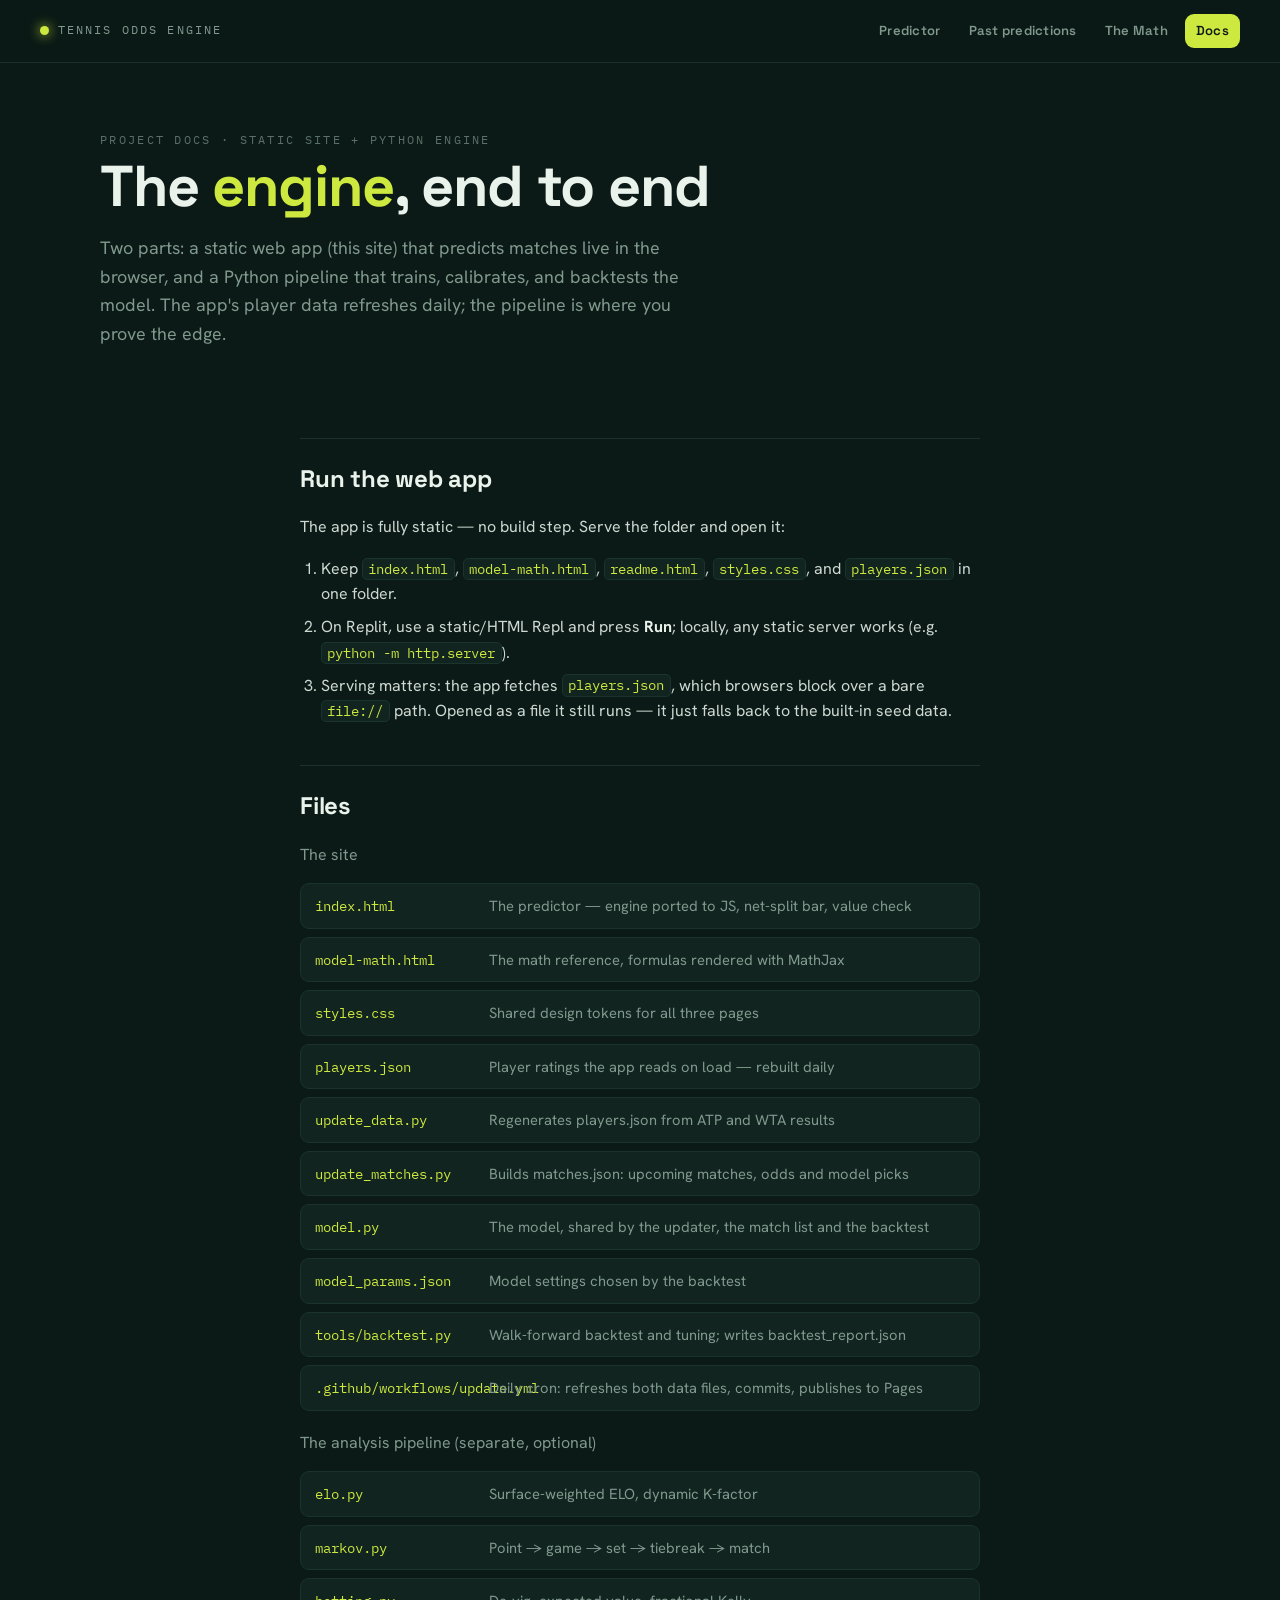
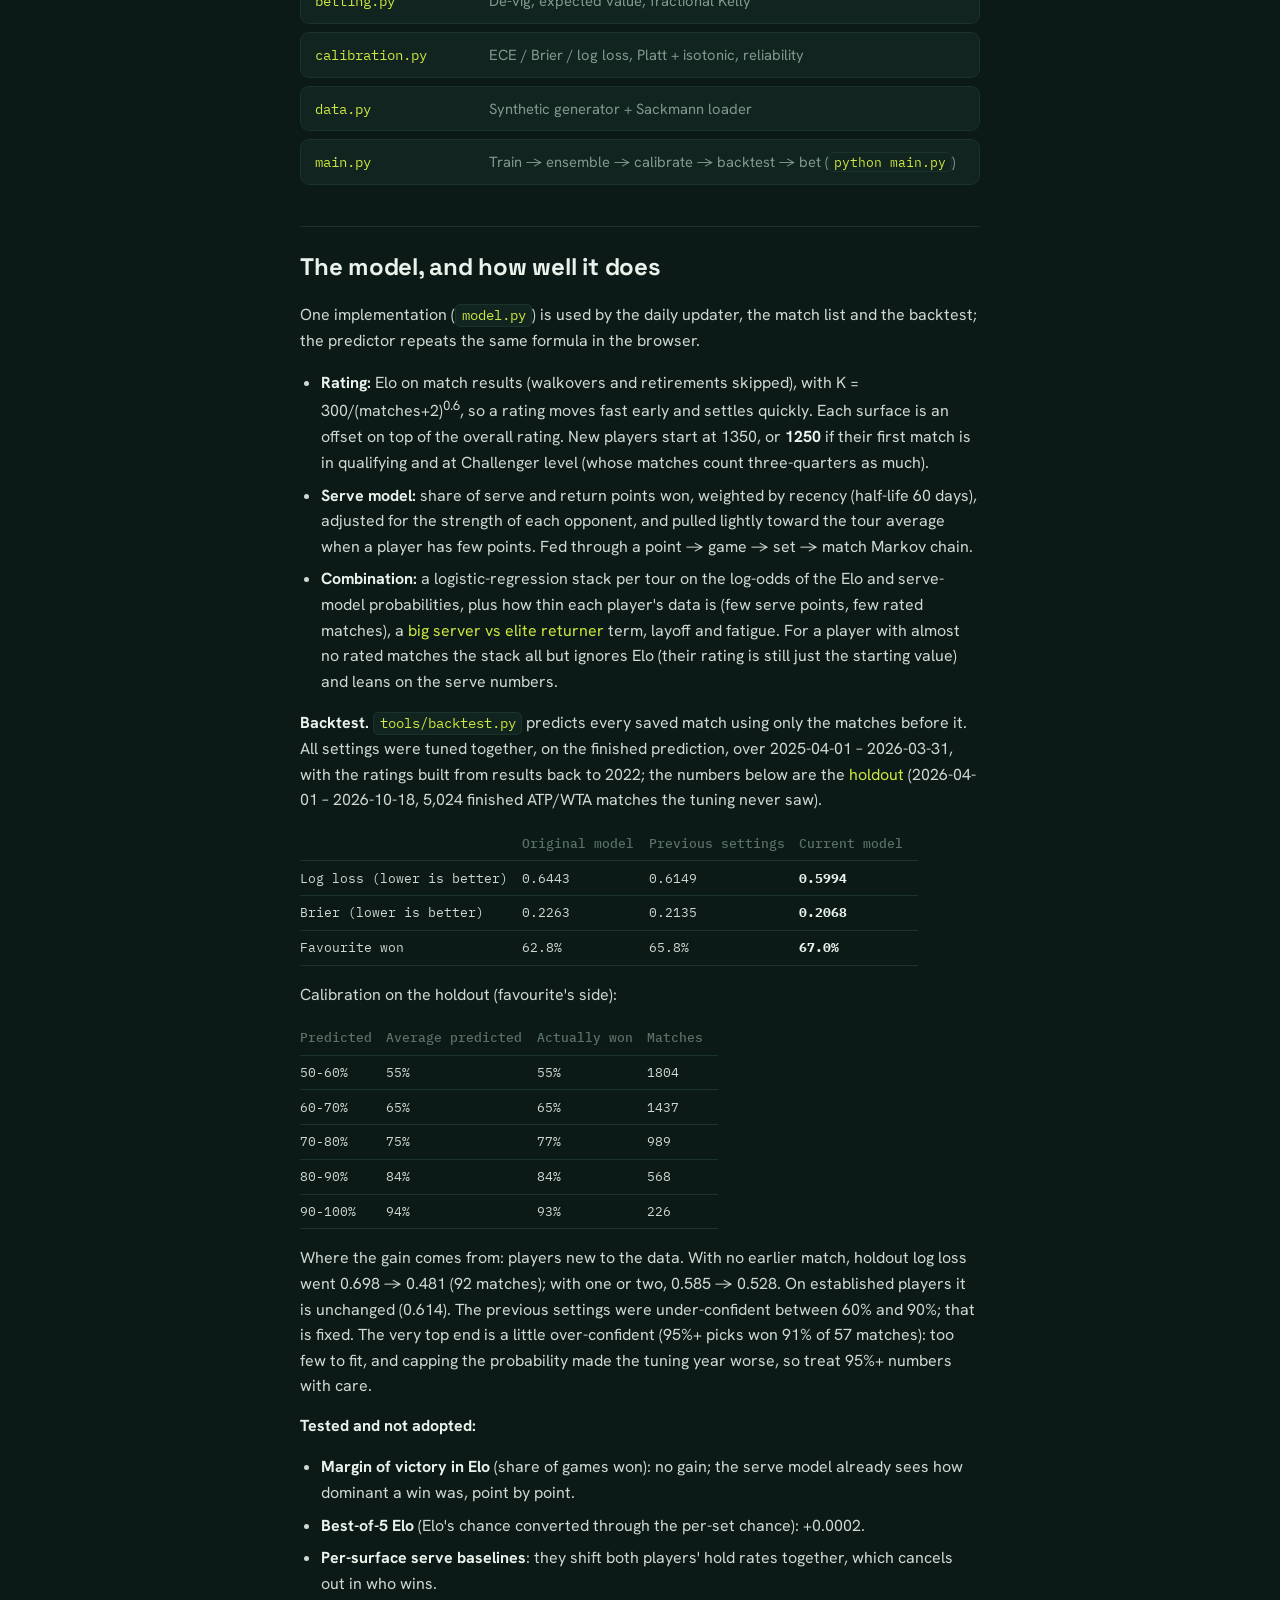
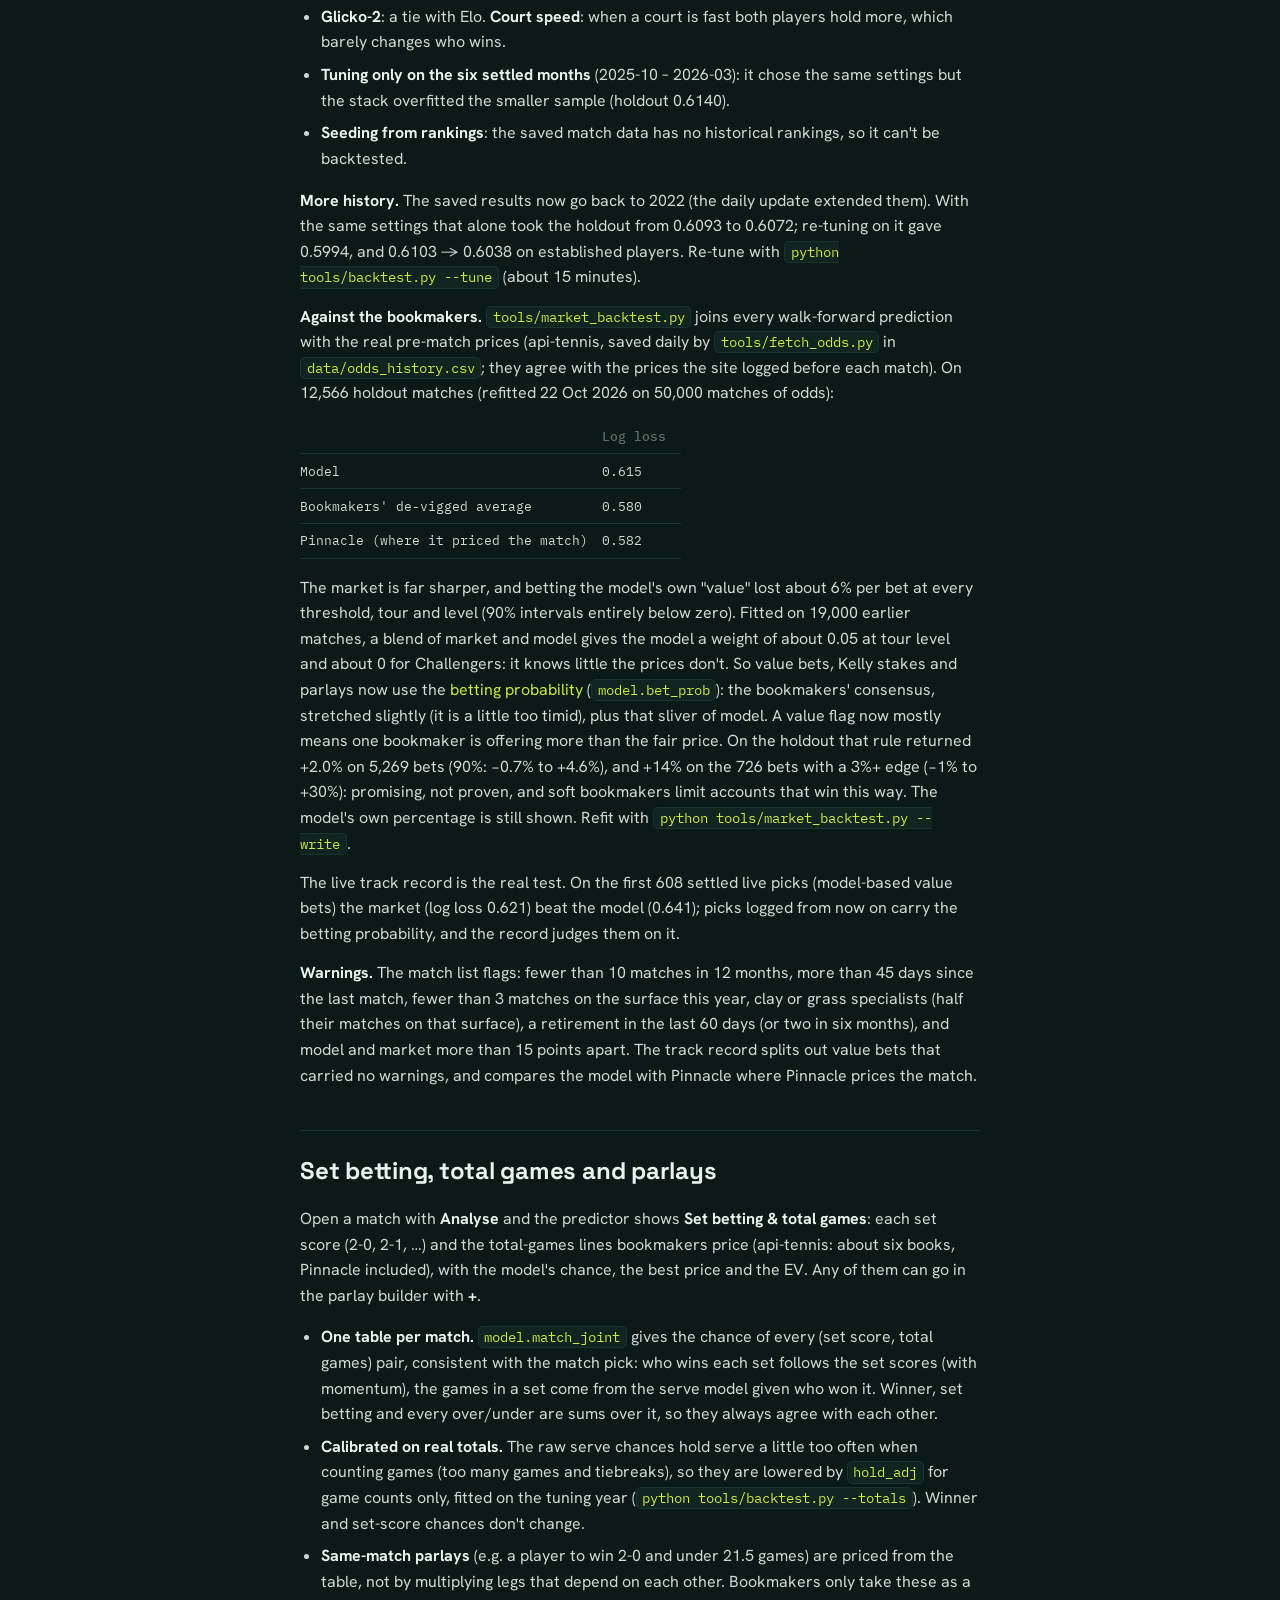
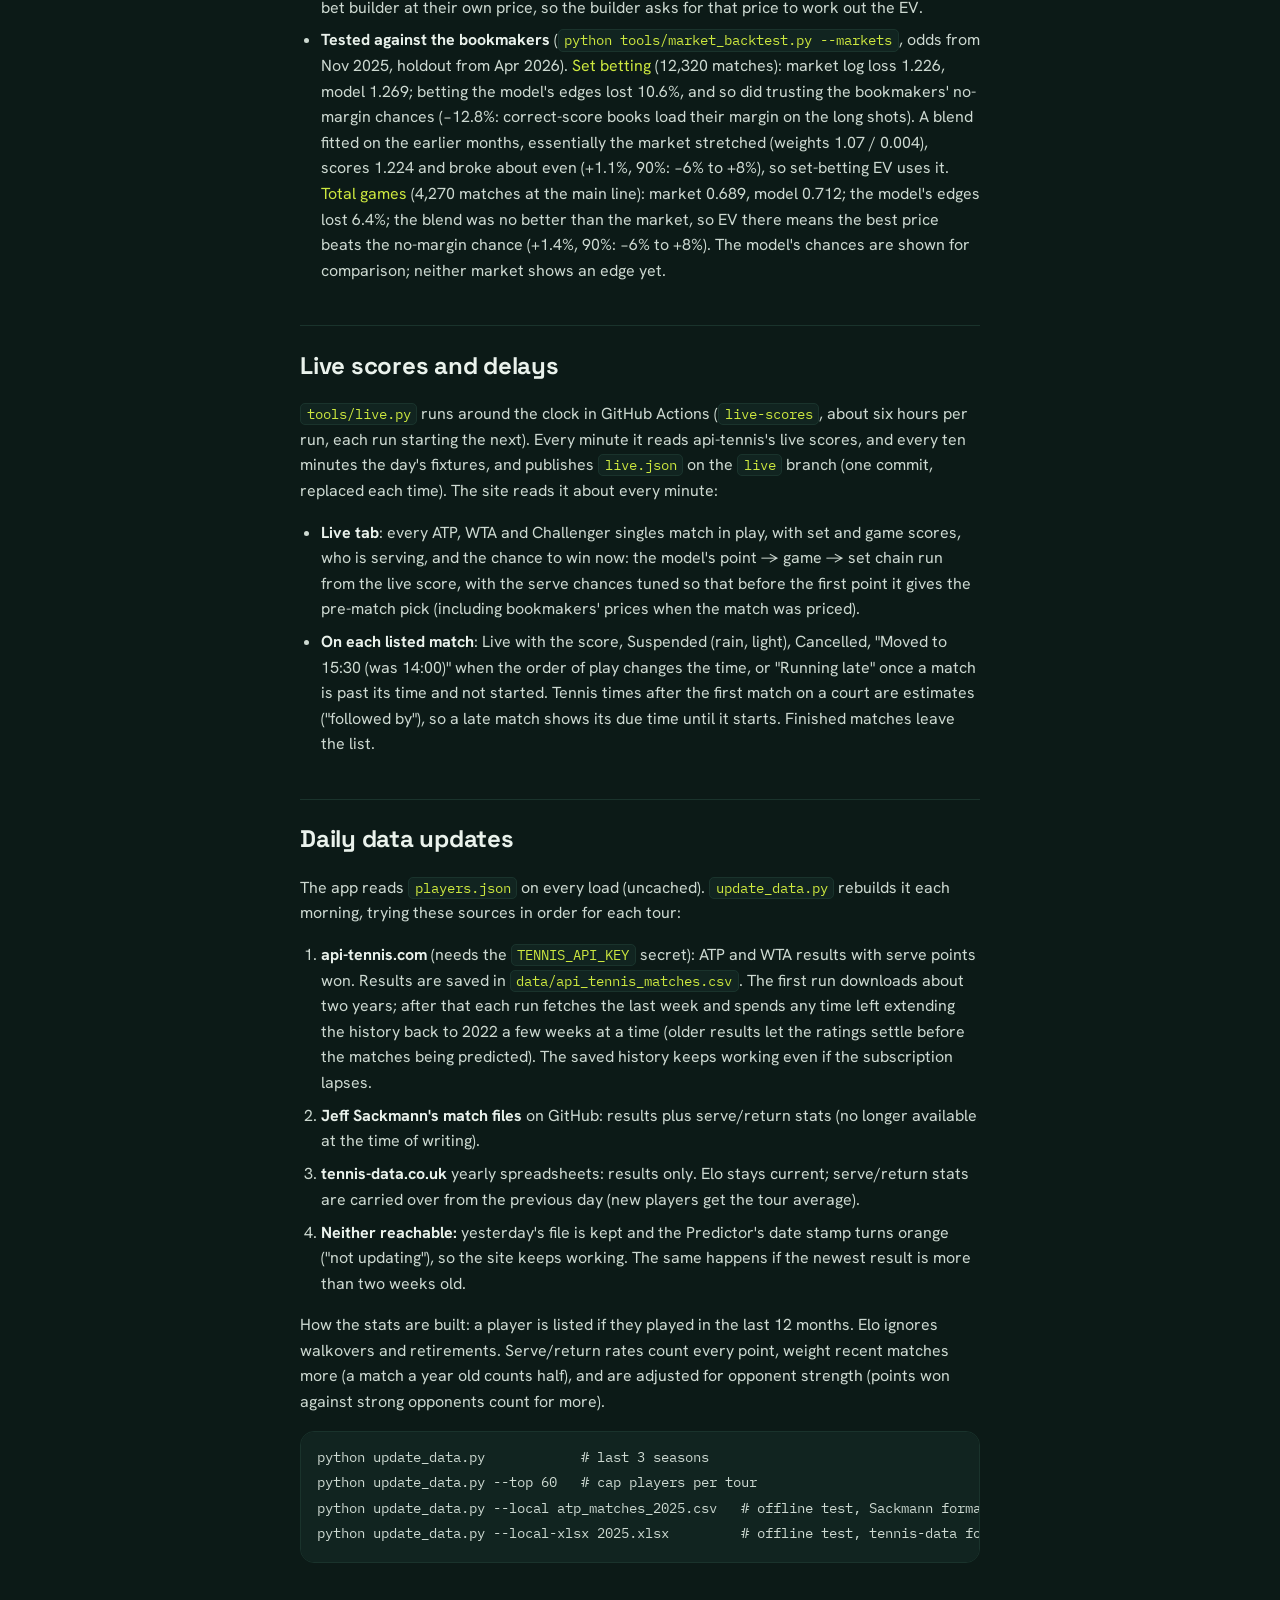
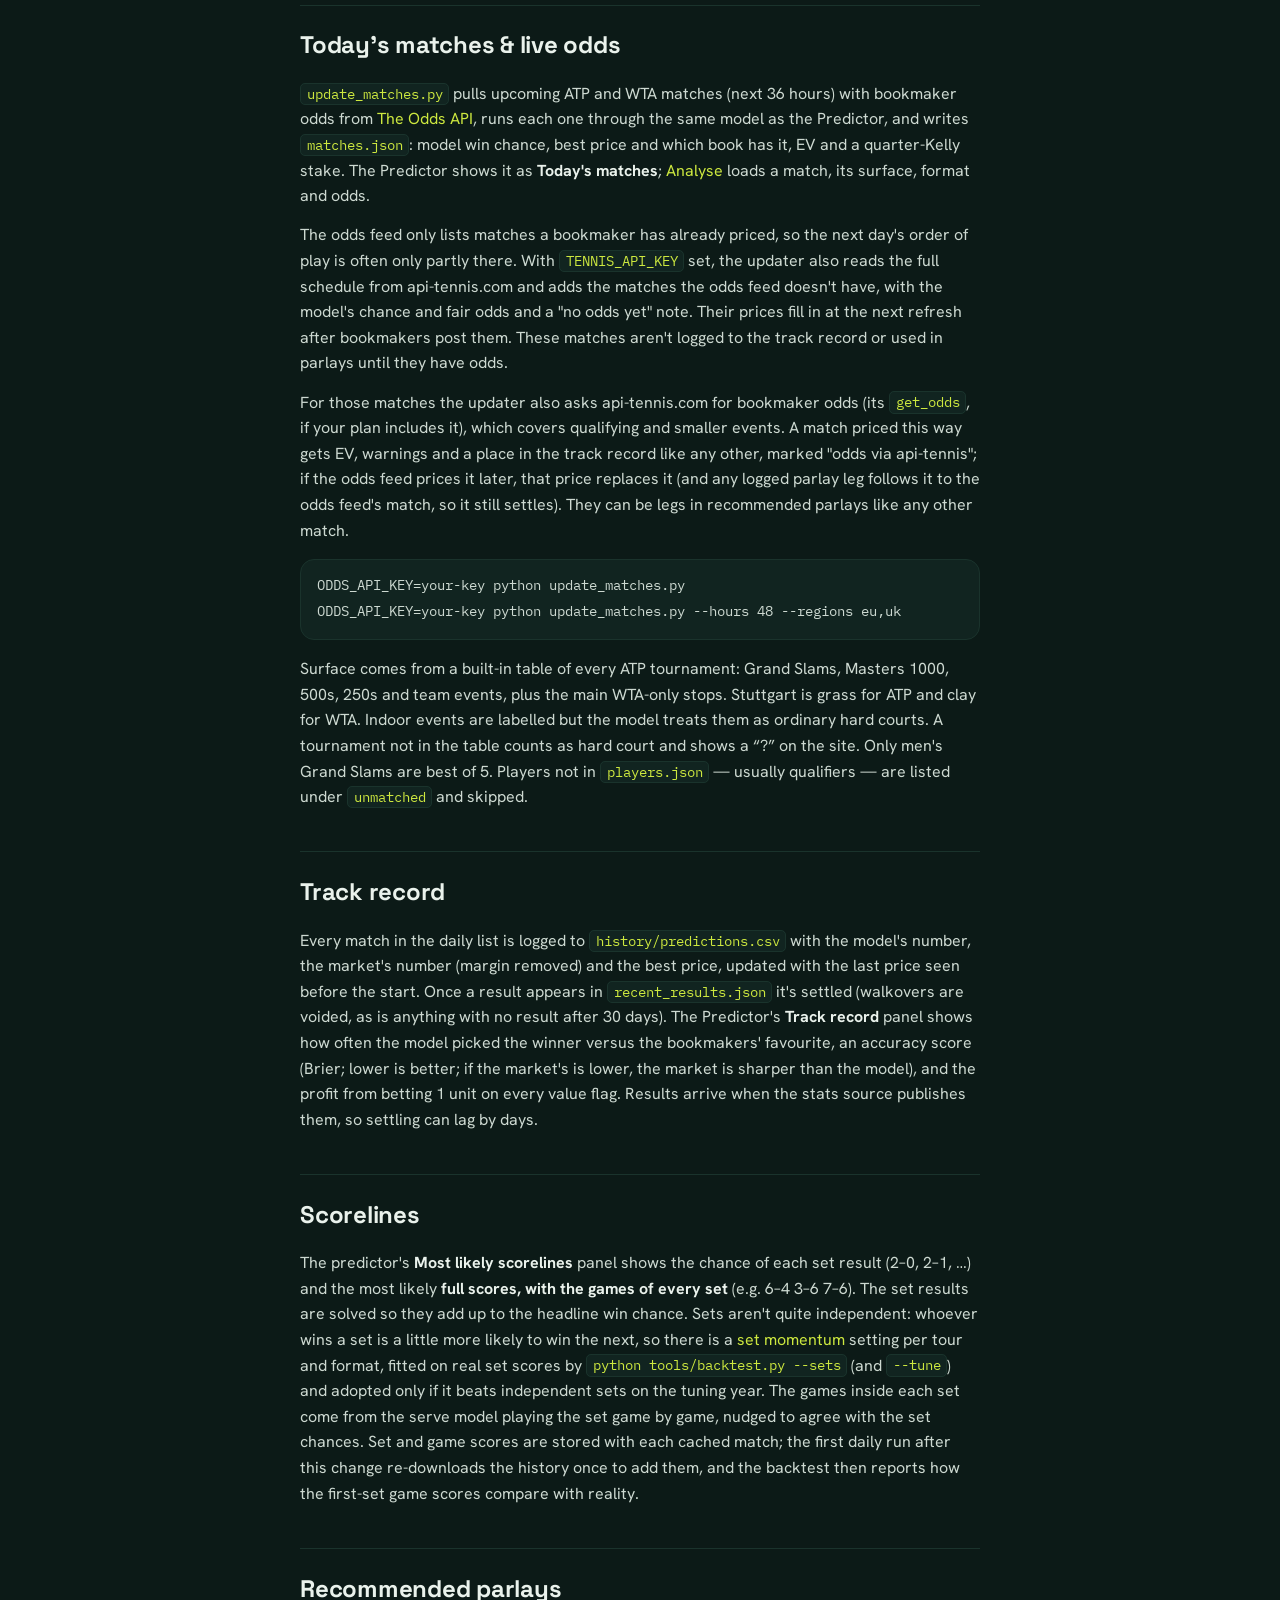
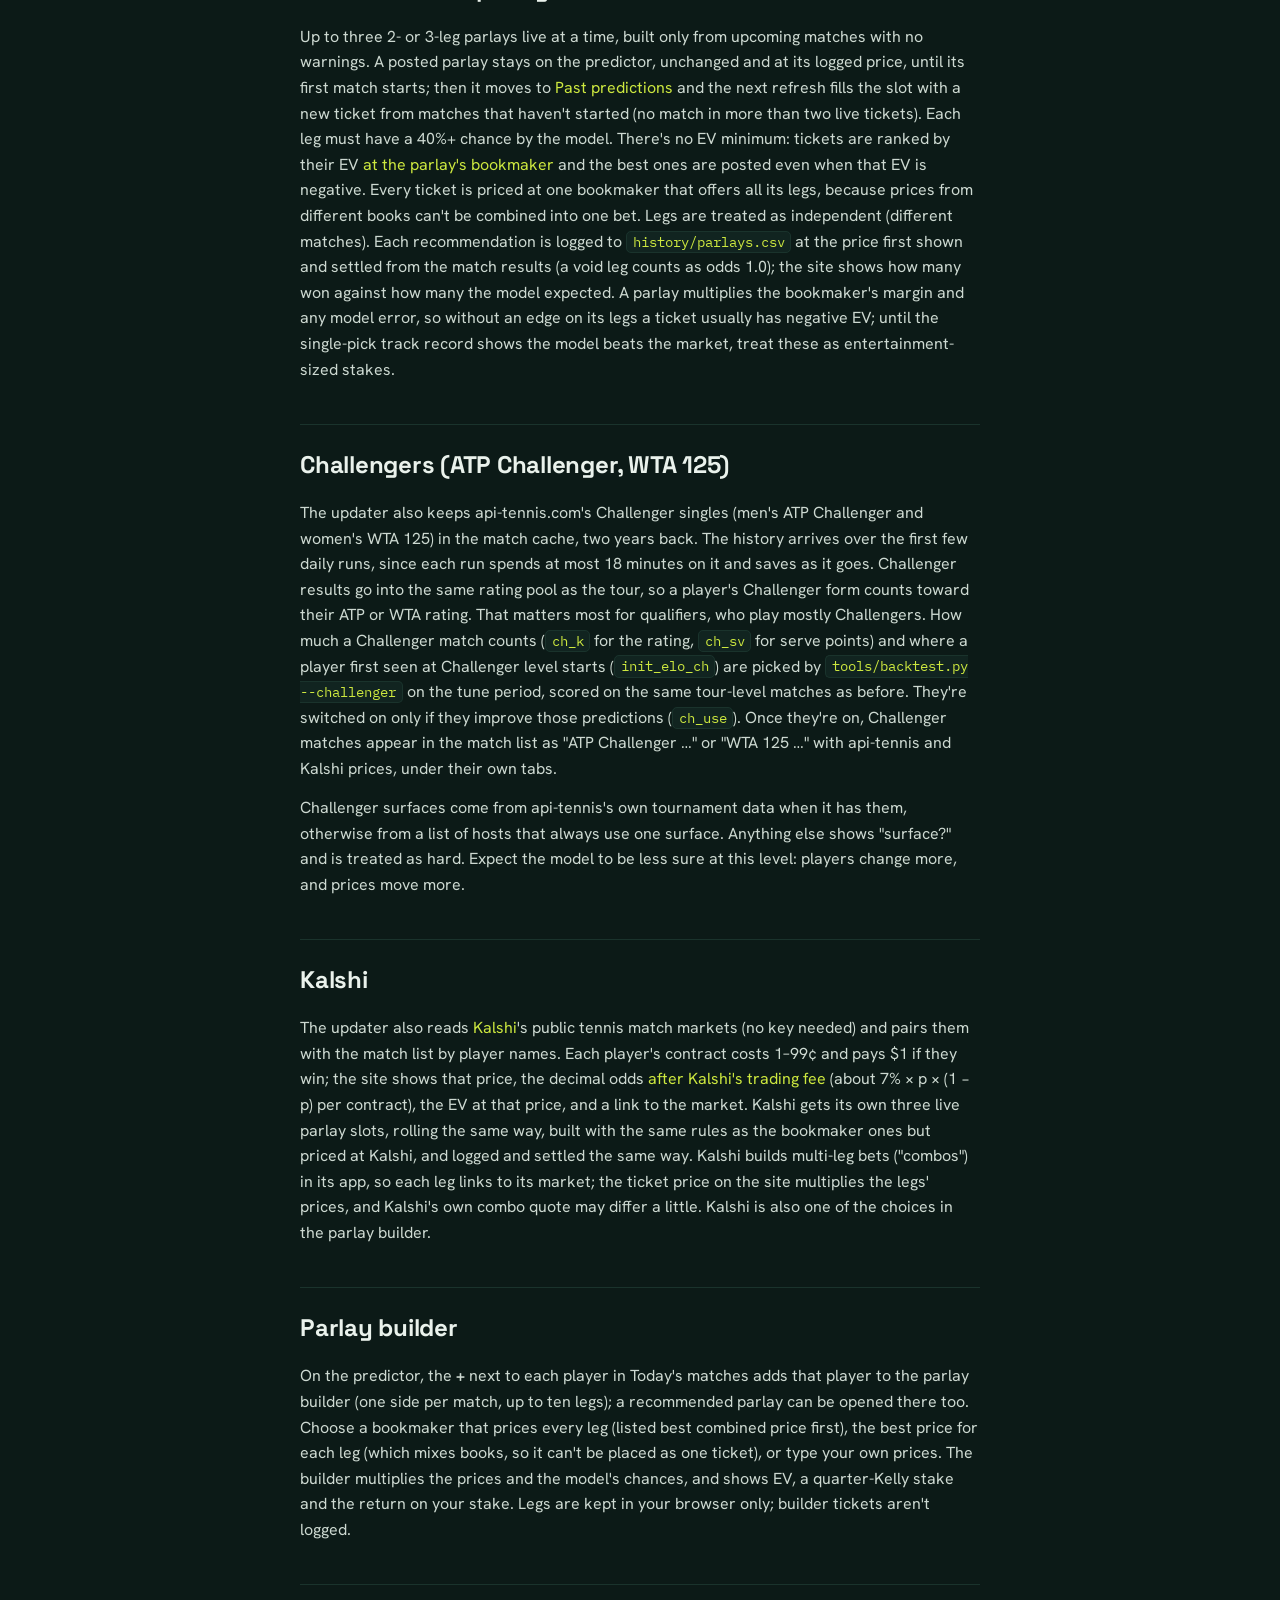
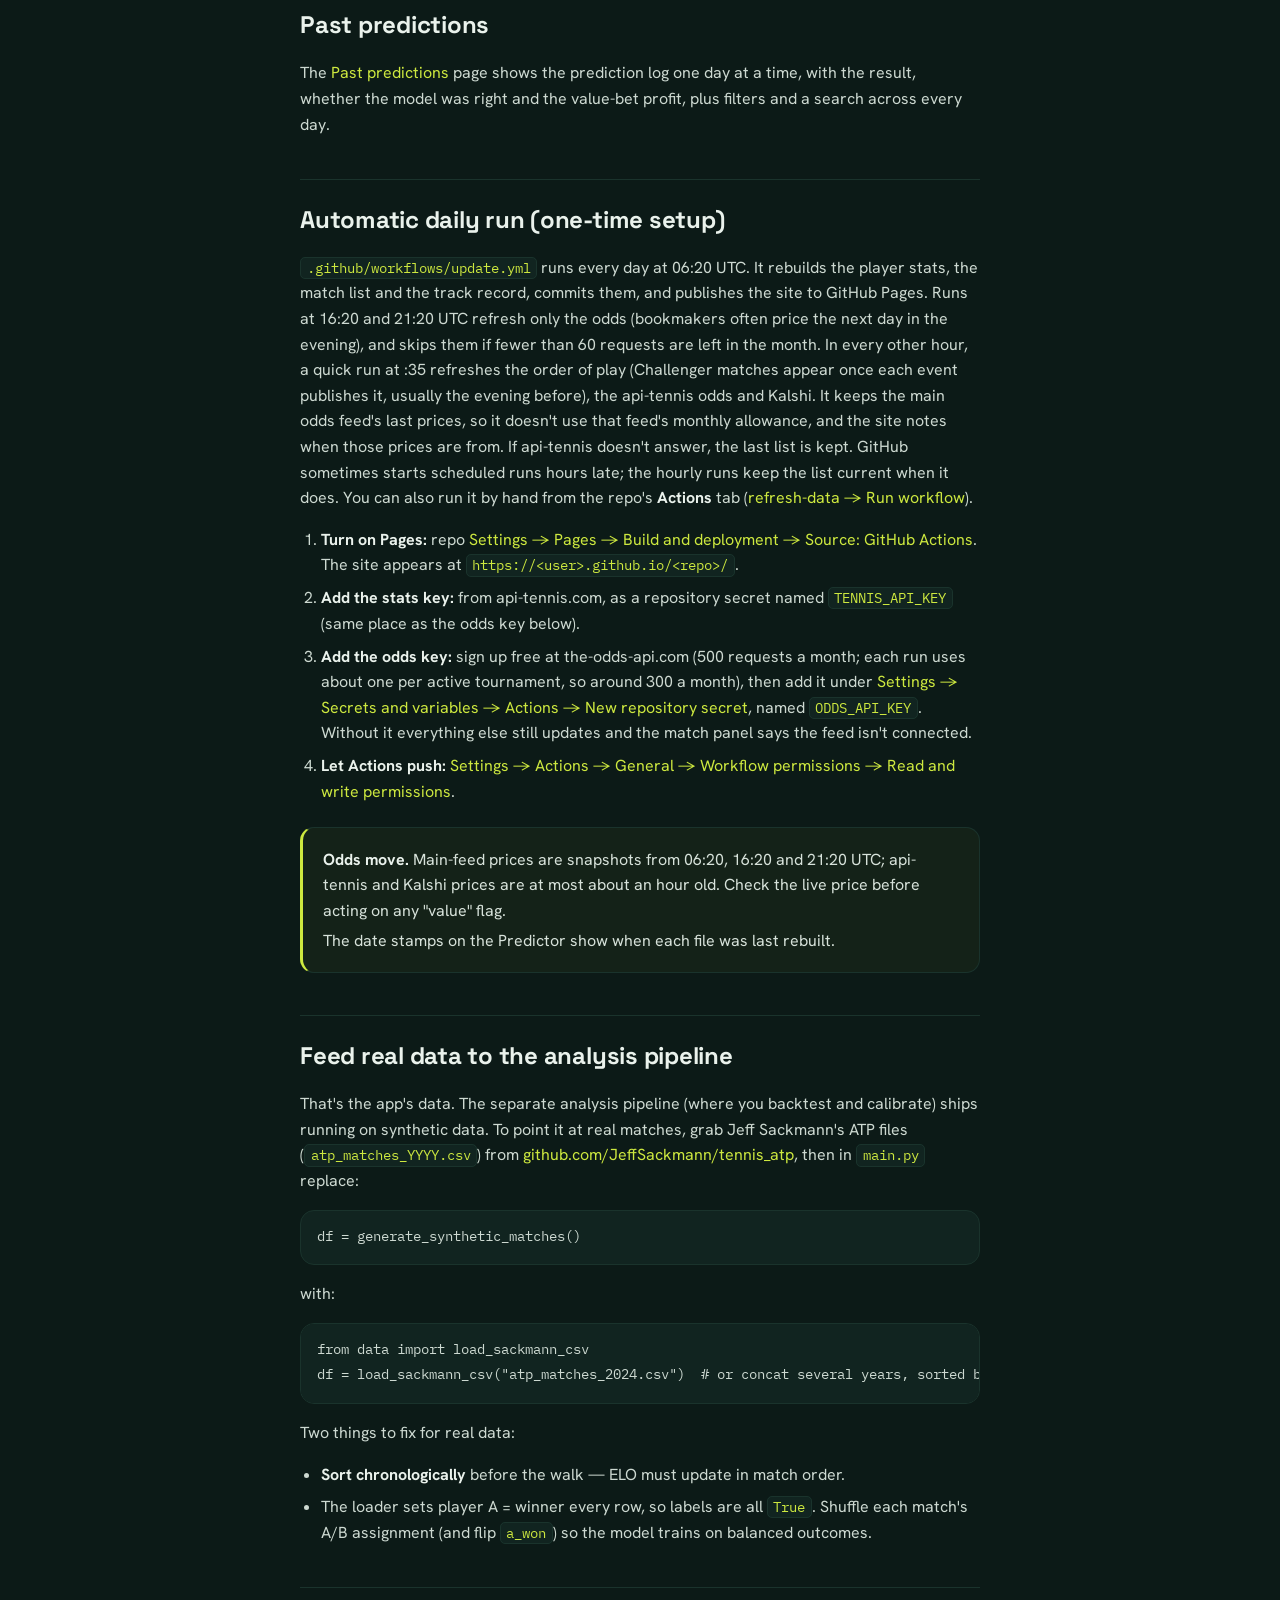
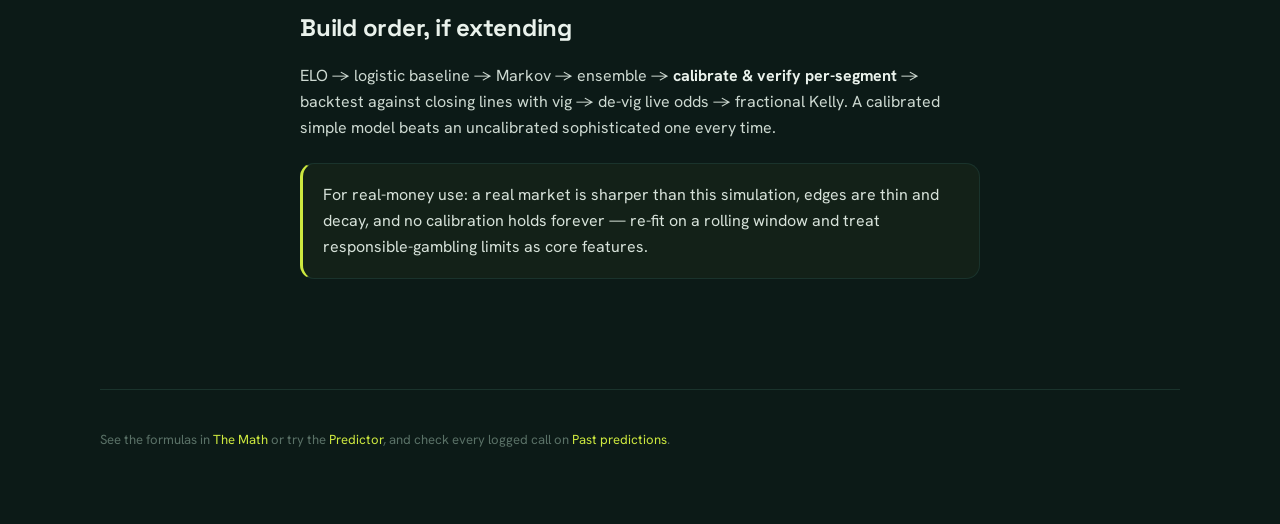
<file: readme.html>
<!DOCTYPE html>
<html lang="en">
<head>
<meta charset="UTF-8">
<meta name="viewport" content="width=device-width, initial-scale=1.0">
<title>Tennis Odds Engine — Docs</title>
<link rel="preconnect" href="https://fonts.googleapis.com">
<link rel="preconnect" href="https://fonts.gstatic.com" crossorigin>
<link href="https://fonts.googleapis.com/css2?family=Space+Grotesk:wght@500;600;700&family=Hanken+Grotesk:wght@400;500;600;700&family=IBM+Plex+Mono:wght@400;500;600&display=swap" rel="stylesheet">
<link rel="stylesheet" href="styles.css">
<style>
  .doc{ max-width:760px; margin:0 auto; padding:0 clamp(16px,4vw,40px) 40px; }
  .doc h2{ font-family:var(--display); font-weight:700; font-size:1.5rem; letter-spacing:-0.01em;
    margin:2.6rem 0 1rem; padding-top:1.3rem; border-top:1px solid var(--ink-3); }
  .doc p{ color:#cdd9d1; margin:.85rem 0; }
  .doc strong{ color:var(--chalk); }
  .doc em{ color:var(--ball); font-style:normal; }
  .doc a{ color:var(--ball); }
  .doc ul,.doc ol{ color:#cdd9d1; padding-left:1.3rem; }
  .doc li{ margin:.45rem 0; }
  .doc li code{ color:var(--ball); }
  .doc code{ font-family:var(--mono); font-size:.86em; background:var(--ink-2);
    border:1px solid var(--ink-3); border-radius:5px; padding:.08em .4em; color:var(--ball); }
  .doc table.bt{ border-collapse:collapse; margin:.6rem 0 1rem; font-family:var(--mono); font-size:.82rem; color:#cdd9d1; }
  .doc table.bt th, .doc table.bt td{ border-bottom:1px solid var(--ink-3); padding:.4rem .9rem .4rem 0; text-align:left; }
  .doc table.bt th{ color:var(--faint); font-weight:500; }
  .doc pre{ background:var(--ink-2); border:1px solid var(--ink-3); border-radius:var(--r);
    padding:14px 16px; overflow-x:auto; margin:1rem 0; }
  .doc pre code{ background:none; border:0; padding:0; color:#cdd9d1; }
  .doc-lede{ font-size:1.12rem; color:var(--mute); max-width:60ch; }
  .filemap{ display:grid; gap:8px; margin:1rem 0; }
  .filemap div{ display:grid; grid-template-columns:160px 1fr; gap:14px; align-items:baseline;
    background:var(--ink-2); border:1px solid var(--ink-3); border-radius:var(--r-sm); padding:10px 14px; }
  .filemap .fn{ font-family:var(--mono); font-size:.86rem; color:var(--ball); }
  .filemap .fd{ color:var(--mute); font-size:.92rem; }
  .callout{ border:1px solid var(--ink-3); border-left:3px solid var(--ball);
    border-radius:var(--r); padding:14px 20px; margin:1.4rem 0; background:rgba(205,232,63,.04); }
  .callout p{ margin:.3rem 0; color:#d7e2da; }
</style>
</head>
<body>

<nav class="nav">
  <div class="nav__brand"><span class="nav__dot"></span>tennis odds engine</div>
  <div class="nav__links">
    <a href="index.html">Predictor</a>
    <a href="history.html">Past predictions</a>
    <a href="model-math.html">The Math</a>
    <a href="readme.html" aria-current="page">Docs</a>
  </div>
</nav>

<main>
  <header class="hero wrap">
    <div class="eyebrow">Project docs · static site + Python engine</div>
    <h1>The <span class="accent">engine</span>, end to end</h1>
    <p class="doc-lede">Two parts: a static web app (this site) that predicts matches live in the
      browser, and a Python pipeline that trains, calibrates, and backtests the model. The app's
      player data refreshes daily; the pipeline is where you prove the edge.</p>
  </header>

  <article class="doc">

    <h2>Run the web app</h2>
    <p>The app is fully static — no build step. Serve the folder and open it:</p>
    <ol>
      <li>Keep <code>index.html</code>, <code>model-math.html</code>, <code>readme.html</code>,
        <code>styles.css</code>, and <code>players.json</code> in one folder.</li>
      <li>On Replit, use a static/HTML Repl and press <strong>Run</strong>; locally, any static
        server works (e.g. <code>python -m http.server</code>).</li>
      <li>Serving matters: the app fetches <code>players.json</code>, which browsers block over a
        bare <code>file://</code> path. Opened as a file it still runs — it just falls back to the
        built-in seed data.</li>
    </ol>

    <h2>Files</h2>
    <p style="color:var(--mute); margin-bottom:.4rem;">The site</p>
    <div class="filemap">
      <div><span class="fn">index.html</span><span class="fd">The predictor — engine ported to JS, net-split bar, value check</span></div>
      <div><span class="fn">model-math.html</span><span class="fd">The math reference, formulas rendered with MathJax</span></div>
      <div><span class="fn">styles.css</span><span class="fd">Shared design tokens for all three pages</span></div>
      <div><span class="fn">players.json</span><span class="fd">Player ratings the app reads on load — rebuilt daily</span></div>
      <div><span class="fn">update_data.py</span><span class="fd">Regenerates players.json from ATP and WTA results</span></div>
      <div><span class="fn">update_matches.py</span><span class="fd">Builds matches.json: upcoming matches, odds and model picks</span></div>
      <div><span class="fn">model.py</span><span class="fd">The model, shared by the updater, the match list and the backtest</span></div>
      <div><span class="fn">model_params.json</span><span class="fd">Model settings chosen by the backtest</span></div>
      <div><span class="fn">tools/backtest.py</span><span class="fd">Walk-forward backtest and tuning; writes backtest_report.json</span></div>
      <div><span class="fn">.github/workflows/update.yml</span><span class="fd">Daily cron: refreshes both data files, commits, publishes to Pages</span></div>
    </div>
    <p style="color:var(--mute); margin:1.2rem 0 .4rem;">The analysis pipeline (separate, optional)</p>
    <div class="filemap">
      <div><span class="fn">elo.py</span><span class="fd">Surface-weighted ELO, dynamic K-factor</span></div>
      <div><span class="fn">markov.py</span><span class="fd">Point → game → set → tiebreak → match</span></div>
      <div><span class="fn">betting.py</span><span class="fd">De-vig, expected value, fractional Kelly</span></div>
      <div><span class="fn">calibration.py</span><span class="fd">ECE / Brier / log loss, Platt + isotonic, reliability</span></div>
      <div><span class="fn">data.py</span><span class="fd">Synthetic generator + Sackmann loader</span></div>
      <div><span class="fn">main.py</span><span class="fd">Train → ensemble → calibrate → backtest → bet (<code>python main.py</code>)</span></div>
    </div>

    <h2>The model, and how well it does</h2>
    <p>One implementation (<code>model.py</code>) is used by the daily updater, the match list and the
      backtest; the predictor repeats the same formula in the browser.</p>
    <ul>
      <li><strong>Rating:</strong> Elo on match results (walkovers and retirements skipped), with K =
        300/(matches+2)<sup>0.6</sup>, so a rating moves fast early and settles quickly. Each surface is an
        offset on top of the overall rating. New players start at 1350, or <strong>1250</strong> if their
        first match is in qualifying and at Challenger level (whose matches count three-quarters as much).</li>
      <li><strong>Serve model:</strong> share of serve and return points won, weighted by recency
        (half-life 60 days), adjusted for the strength of each opponent, and pulled lightly toward the
        tour average when a player has few points. Fed through a point → game → set → match Markov chain.</li>
      <li><strong>Combination:</strong> a logistic-regression stack per tour on the log-odds of the Elo
        and serve-model probabilities, plus how thin each player's data is (few serve points, few rated
        matches), a <em>big server vs elite returner</em> term, layoff and fatigue. For a player with
        almost no rated matches the stack all but ignores Elo (their rating is still just the starting
        value) and leans on the serve numbers.</li>
    </ul>
    <p><strong>Backtest.</strong> <code>tools/backtest.py</code> predicts every saved match using only
      the matches before it. All settings were tuned together, on the finished prediction, over
      2025-04-01 – 2026-03-31, with the ratings built from results back to 2022; the numbers below are
      the <em>holdout</em> (2026-04-01 – 2026-10-18, 5,024 finished ATP/WTA matches the tuning never saw).</p>
    <table class="bt">
      <tr><th></th><th>Original model</th><th>Previous settings</th><th>Current model</th></tr>
      <tr><td>Log loss (lower is better)</td><td>0.6443</td><td>0.6149</td><td><strong>0.5994</strong></td></tr>
      <tr><td>Brier (lower is better)</td><td>0.2263</td><td>0.2135</td><td><strong>0.2068</strong></td></tr>
      <tr><td>Favourite won</td><td>62.8%</td><td>65.8%</td><td><strong>67.0%</strong></td></tr>
    </table>
    <p>Calibration on the holdout (favourite's side):</p>
    <table class="bt"><tr><th>Predicted</th><th>Average predicted</th><th>Actually won</th><th>Matches</th></tr><tr><td>50-60%</td><td>55%</td><td>55%</td><td>1804</td></tr><tr><td>60-70%</td><td>65%</td><td>65%</td><td>1437</td></tr><tr><td>70-80%</td><td>75%</td><td>77%</td><td>989</td></tr><tr><td>80-90%</td><td>84%</td><td>84%</td><td>568</td></tr><tr><td>90-100%</td><td>94%</td><td>93%</td><td>226</td></tr></table>
    <p>Where the gain comes from: players new to the data. With no earlier match, holdout log loss went
      0.698 → 0.481 (92 matches); with one or two, 0.585 → 0.528. On established players it is unchanged
      (0.614). The previous settings were under-confident between 60% and 90%; that is fixed. The very top
      end is a little over-confident (95%+ picks won 91% of 57 matches): too few to fit, and capping
      the probability made the tuning year worse, so treat 95%+ numbers with care.</p>
    <p><strong>Tested and not adopted:</strong></p>
    <ul>
      <li><strong>Margin of victory in Elo</strong> (share of games won): no gain; the serve model already
        sees how dominant a win was, point by point.</li>
      <li><strong>Best-of-5 Elo</strong> (Elo's chance converted through the per-set chance): +0.0002.</li>
      <li><strong>Per-surface serve baselines</strong>: they shift both players' hold rates together, which
        cancels out in who wins.</li>
      <li><strong>Glicko-2</strong>: a tie with Elo. <strong>Court speed</strong>: when a court is fast
        both players hold more, which barely changes who wins.</li>
      <li><strong>Tuning only on the six settled months</strong> (2025-10 – 2026-03): it chose the same
        settings but the stack overfitted the smaller sample (holdout 0.6140).</li>
      <li><strong>Seeding from rankings</strong>: the saved match data has no historical rankings, so
        it can't be backtested.</li>
    </ul>
    <p><strong>More history.</strong> The saved results now go back to 2022 (the daily update extended
      them). With the same settings that alone took the holdout from 0.6093 to 0.6072; re-tuning on it
      gave 0.5994, and 0.6103 → 0.6038 on established players. Re-tune with
      <code>python tools/backtest.py --tune</code> (about 15 minutes).</p>
    <p><strong>Against the bookmakers.</strong> <code>tools/market_backtest.py</code> joins every
      walk-forward prediction with the real pre-match prices (api-tennis, saved daily by
      <code>tools/fetch_odds.py</code> in <code>data/odds_history.csv</code>; they agree with the prices
      the site logged before each match). On 12,566 holdout matches (refitted 22 Oct 2026 on 50,000 matches of odds):</p>
    <table class="bt">
      <tr><th></th><th>Log loss</th></tr>
      <tr><td>Model</td><td>0.615</td></tr>
      <tr><td>Bookmakers' de-vigged average</td><td>0.580</td></tr>
      <tr><td>Pinnacle (where it priced the match)</td><td>0.582</td></tr>
    </table>
    <p>The market is far sharper, and betting the model's own "value" lost about 6% per bet at
      every threshold, tour and level (90% intervals entirely below zero). Fitted on 19,000 earlier
      matches, a blend of market and model gives the model a weight of about 0.05 at tour level and
      about 0 for Challengers: it knows little the prices don't. So value bets, Kelly stakes and parlays now use the <em>betting probability</em>
      (<code>model.bet_prob</code>): the bookmakers' consensus, stretched slightly (it is a little
      too timid), plus that sliver of model. A value flag now mostly means one bookmaker is offering
      more than the fair price. On the holdout that rule returned +2.0% on 5,269 bets (90%: −0.7% to
      +4.6%), and +14% on the 726 bets with a 3%+ edge (−1% to +30%): promising, not proven, and
      soft bookmakers limit accounts that win this way. The model's own percentage is still shown.
      Refit with <code>python tools/market_backtest.py --write</code>.</p>
    <p>The live track record is the real test. On the first 608 settled live picks (model-based
      value bets) the market (log loss 0.621) beat the model (0.641); picks logged from now on carry
      the betting probability, and the record judges them on it.</p>
    <p><strong>Warnings.</strong> The match list flags: fewer than 10 matches in 12 months, more than 45
      days since the last match, fewer than 3 matches on the surface this year, clay or grass
      specialists (half their matches on that surface), a retirement in the last 60 days (or two in
      six months), and model and market more than 15 points apart. The track record splits out
      value bets that carried no warnings, and compares the model with Pinnacle where Pinnacle prices
      the match.</p>

    <h2>Set betting, total games and parlays</h2>
    <p>Open a match with <strong>Analyse</strong> and the predictor shows <strong>Set betting &amp; total
      games</strong>: each set score (2-0, 2-1, …) and the total-games lines bookmakers price (api-tennis: about six books, Pinnacle
      included), with the model's chance, the best price and the EV. Any of them can go in the parlay
      builder with <strong>+</strong>.</p>
    <ul>
      <li><strong>One table per match.</strong> <code>model.match_joint</code> gives the chance of every
        (set score, total games) pair, consistent with the match pick: who wins each set follows the set
        scores (with momentum), the games in a set come from the serve model given who won it. Winner, set
        betting and every over/under are sums over it, so they always agree with each other.</li>
      <li><strong>Calibrated on real totals.</strong> The raw serve chances hold serve a little too often
        when counting games (too many games and tiebreaks), so they are lowered by <code>hold_adj</code>
        for game counts only, fitted on the tuning year (<code>python tools/backtest.py --totals</code>).
        Winner and set-score chances don't change.</li>
      <li><strong>Same-match parlays</strong> (e.g. a player to win 2-0 and under 21.5 games) are priced
        from the table, not by multiplying legs that depend on each other. Bookmakers only take these as a
        bet builder at their own price, so the builder asks for that price to work out the EV.</li>
      <li><strong>Tested against the bookmakers</strong> (<code>python tools/market_backtest.py --markets</code>,
        odds from Nov 2025, holdout from Apr 2026). <em>Set betting</em> (12,320 matches): market log loss
        1.226, model 1.269; betting the model's edges lost 10.6%, and so did trusting the bookmakers'
        no-margin chances (−12.8%: correct-score books load their margin on the long shots). A blend fitted on
        the earlier months, essentially the market stretched (weights 1.07 / 0.004), scores 1.224 and broke
        about even (+1.1%, 90%: −6% to +8%), so set-betting EV uses it. <em>Total games</em> (4,270 matches at
        the main line): market 0.689, model 0.712; the model's edges lost 6.4%; the blend was no better than
        the market, so EV there means the best price beats the no-margin chance (+1.4%, 90%: −6% to +8%).
        The model's chances are shown for comparison; neither market shows an edge yet.</li>
    </ul>

    <h2>Live scores and delays</h2>
    <p><code>tools/live.py</code> runs around the clock in GitHub Actions (<code>live-scores</code>,
      about six hours per run, each run starting the next). Every minute it reads api-tennis's live
      scores, and every ten minutes the day's fixtures, and publishes <code>live.json</code> on the
      <code>live</code> branch (one commit, replaced each time). The site reads it about every minute:</p>
    <ul>
      <li><strong>Live tab</strong>: every ATP, WTA and Challenger singles match in play, with set and
        game scores, who is serving, and the chance to win now: the model's point → game → set chain run
        from the live score, with the serve chances tuned so that before the first point it gives the
        pre-match pick (including bookmakers' prices when the match was priced).</li>
      <li><strong>On each listed match</strong>: Live with the score, Suspended (rain, light), Cancelled,
        "Moved to 15:30 (was 14:00)" when the order of play changes the time, or "Running late" once a match
        is past its time and not started. Tennis times after the first match on a court are estimates
        ("followed by"), so a late match shows its due time until it starts. Finished matches leave the list.</li>
    </ul>

    <h2>Daily data updates</h2>
    <p>The app reads <code>players.json</code> on every load (uncached). <code>update_data.py</code>
      rebuilds it each morning, trying these sources in order for each tour:</p>
    <ol>
      <li><strong>api-tennis.com</strong> (needs the <code>TENNIS_API_KEY</code> secret): ATP and WTA
        results with serve points won. Results are saved in <code>data/api_tennis_matches.csv</code>. The
        first run downloads about two years; after that each run fetches the last week and spends any
        time left extending the history back to 2022 a few weeks at a time (older results let the ratings
        settle before the matches being predicted). The saved history keeps working even if the
        subscription lapses.</li>
      <li><strong>Jeff Sackmann's match files</strong> on GitHub: results plus serve/return stats
        (no longer available at the time of writing).</li>
      <li><strong>tennis-data.co.uk</strong> yearly spreadsheets: results only. Elo stays current;
        serve/return stats are carried over from the previous day (new players get the tour average).</li>
      <li><strong>Neither reachable:</strong> yesterday's file is kept and the Predictor's date stamp
        turns orange ("not updating"), so the site keeps working. The same happens if the newest result is more than two weeks old.</li>
    </ol>
    <p>How the stats are built: a player is listed if they played in the last 12 months. Elo ignores
      walkovers and retirements. Serve/return rates count every point, weight recent matches more
      (a match a year old counts half), and are adjusted for opponent strength (points won against
      strong opponents count for more).</p>
    <pre><code>python update_data.py            # last 3 seasons
python update_data.py --top 60   # cap players per tour
python update_data.py --local atp_matches_2025.csv   # offline test, Sackmann format
python update_data.py --local-xlsx 2025.xlsx         # offline test, tennis-data format</code></pre>

    <h2>Today's matches &amp; live odds</h2>
    <p><code>update_matches.py</code> pulls upcoming ATP and WTA matches (next 36 hours) with
      bookmaker odds from <a href="https://the-odds-api.com">The Odds API</a>, runs each one through
      the same model as the Predictor, and writes <code>matches.json</code>: model win chance, best
      price and which book has it, EV and a quarter-Kelly stake. The Predictor shows it as
      <strong>Today's matches</strong>; <em>Analyse</em> loads a match, its surface, format and odds.</p>
    <p>The odds feed only lists matches a bookmaker has already priced, so the next day's order of play is
      often only partly there. With <code>TENNIS_API_KEY</code> set, the updater also reads the full schedule
      from api-tennis.com and adds the matches the odds feed doesn't have, with the model's chance and fair
      odds and a "no odds yet" note. Their prices fill in at the next refresh after bookmakers post them.
      These matches aren't logged to the track record or used in parlays until they have odds.</p>
    <p>For those matches the updater also asks api-tennis.com for bookmaker odds (its <code>get_odds</code>,
      if your plan includes it), which covers qualifying and smaller events. A match priced this way gets
      EV, warnings and a place in the track record like any other, marked "odds via api-tennis"; if the odds
      feed prices it later, that price replaces it (and any logged parlay leg follows it to the odds
      feed's match, so it still settles). They can be legs in recommended parlays like any other match.</p>
    <pre><code>ODDS_API_KEY=your-key python update_matches.py
ODDS_API_KEY=your-key python update_matches.py --hours 48 --regions eu,uk</code></pre>
    <p>Surface comes from a built-in table of every ATP tournament: Grand Slams, Masters 1000, 500s,
      250s and team events, plus the main WTA-only stops. Stuttgart is grass for ATP and clay for WTA.
      Indoor events are labelled but the model treats them as ordinary hard courts. A tournament
      not in the table counts as hard court and shows a “?” on the site. Only men's Grand Slams are best of 5. Players not in <code>players.json</code> — usually
      qualifiers — are listed under <code>unmatched</code> and skipped.</p>

    <h2>Track record</h2>
    <p>Every match in the daily list is logged to <code>history/predictions.csv</code> with the
      model's number, the market's number (margin removed) and the best price, updated with the
      last price seen before the start. Once a result appears in <code>recent_results.json</code>
      it's settled (walkovers are voided, as is anything with no result after 30 days). The
      Predictor's <strong>Track record</strong> panel shows how often the model picked the winner
      versus the bookmakers' favourite, an accuracy score (Brier; lower is better; if the market's is
      lower, the market is sharper than the model), and the profit from betting 1 unit on every
      value flag. Results arrive when the stats source publishes them, so settling can lag by days.</p>

    <h2>Scorelines</h2>
    <p>The predictor's <strong>Most likely scorelines</strong> panel shows the chance of each set result
      (2–0, 2–1, …) and the most likely <strong>full scores, with the games of every set</strong>
      (e.g. 6–4 3–6 7–6). The set results are solved so they add up to the headline win chance. Sets
      aren't quite independent: whoever wins a set is a little more likely to win the next, so there is
      a <em>set momentum</em> setting per tour and format, fitted on real set scores by
      <code>python tools/backtest.py --sets</code> (and <code>--tune</code>) and adopted only if it beats
      independent sets on the tuning year. The games inside each set come from the serve model playing
      the set game by game, nudged to agree with the set chances. Set and game scores are stored with each
      cached match; the first daily run after this change re-downloads the history once to add them,
      and the backtest then reports how the first-set game scores compare with reality.</p>

    <h2>Recommended parlays</h2>
    <p>Up to three 2- or 3-leg parlays live at a time, built only from upcoming matches with no warnings. A
      posted parlay stays on the predictor, unchanged and at its logged price, until its first match starts;
      then it moves to <a href="history.html">Past predictions</a> and the next refresh fills the slot with a new
      ticket from matches that haven't started (no match in more than two live tickets). Each leg must
      have a 40%+ chance by the model. There's no EV minimum: tickets are ranked by their EV <em>at the
      parlay's bookmaker</em> and the best ones are posted even when that EV is negative. Every ticket is priced at one bookmaker that offers all its legs,
      because prices from different books can't be combined into one bet. Legs are treated as
      independent (different matches). Each recommendation is logged to
      <code>history/parlays.csv</code> at the price first shown and settled from the match results
      (a void leg counts as odds 1.0); the site shows how many won against how many the model expected.
      A parlay multiplies the bookmaker's margin and any model error, so without an edge on its legs a
      ticket usually has negative EV; until the single-pick track record shows the model beats the market, treat these as entertainment-sized stakes.</p>

    <h2>Challengers (ATP Challenger, WTA 125)</h2>
    <p>The updater also keeps api-tennis.com's Challenger singles (men's ATP Challenger and women's WTA 125)
      in the match cache, two years back. The history arrives over the first few daily runs, since each run
      spends at most 18 minutes on it and saves as it goes. Challenger results go into the same rating pool
      as the tour, so a player's Challenger form counts toward their ATP or WTA rating. That matters most for
      qualifiers, who play mostly Challengers. How much a Challenger match counts (<code>ch_k</code> for the
      rating, <code>ch_sv</code> for serve points) and where a player first seen at Challenger level starts
      (<code>init_elo_ch</code>) are picked by <code>tools/backtest.py --challenger</code> on the tune period,
      scored on the same tour-level matches as before. They're switched on only if they improve those
      predictions (<code>ch_use</code>). Once they're on, Challenger matches appear in the match list as
      "ATP Challenger …" or "WTA 125 …" with api-tennis and Kalshi prices, under their own tabs.</p>
    <p>Challenger surfaces come from api-tennis's own tournament data when it has them, otherwise from a list
      of hosts that always use one surface. Anything else shows "surface?" and is treated as hard. Expect the
      model to be less sure at this level: players change more, and prices move more.</p>

    <h2>Kalshi</h2>
    <p>The updater also reads <a href="https://kalshi.com">Kalshi</a>'s public tennis match markets (no key
      needed) and pairs them with the match list by player names. Each player's contract costs 1–99¢ and pays
      $1 if they win; the site shows that price, the decimal odds <em>after Kalshi's trading fee</em>
      (about 7% × p × (1 − p) per contract), the EV at that price, and a link to the market. Kalshi gets its own
      three live parlay slots, rolling the same way, built with the same rules as the bookmaker ones but priced at Kalshi, and
      logged and settled the same way. Kalshi builds multi-leg bets ("combos") in its app, so each leg links to its
      market; the ticket price on the site multiplies the legs' prices, and Kalshi's own combo quote may differ a
      little. Kalshi is also one of the choices in the parlay builder.</p>

    <h2>Parlay builder</h2>
    <p>On the predictor, the <b>+</b> next to each player in Today's matches adds that player to the parlay
      builder (one side per match, up to ten legs); a recommended parlay can be opened there too. Choose a
      bookmaker that prices every leg (listed best combined price first), the best price for each leg (which
      mixes books, so it can't be placed as one ticket), or type your own prices. The builder multiplies the
      prices and the model's chances, and shows EV, a quarter-Kelly stake and the return on your stake. Legs
      are kept in your browser only; builder tickets aren't logged.</p>

    <h2>Past predictions</h2>
    <p>The <a href="history.html">Past predictions</a> page shows the prediction log one day at a time, with
      the result, whether the model was right and the value-bet profit, plus filters and a search across
      every day.</p>

    <h2>Automatic daily run (one-time setup)</h2>
    <p><code>.github/workflows/update.yml</code> runs every day at 06:20 UTC. It rebuilds
      the player stats, the match list and the track record, commits them, and publishes the site
      to GitHub Pages. Runs at 16:20 and 21:20 UTC refresh only the odds (bookmakers often price the next day in the evening), and
      skips them if fewer than 60 requests are left in the month. In every other hour, a quick run at :35 refreshes the order
      of play (Challenger matches appear once each event publishes it, usually the evening before), the api-tennis odds and
      Kalshi. It keeps the main odds feed's last prices, so it doesn't use that feed's monthly allowance, and the site notes
      when those prices are from. If api-tennis doesn't answer, the last list is kept. GitHub sometimes starts scheduled runs
      hours late; the hourly runs keep the list current when it does. You can also run it by hand from the repo's
      <strong>Actions</strong> tab (<em>refresh-data → Run workflow</em>).</p>
    <ol>
      <li><strong>Turn on Pages:</strong> repo <em>Settings → Pages → Build and deployment → Source:
        GitHub Actions</em>. The site appears at <code>https://&lt;user&gt;.github.io/&lt;repo&gt;/</code>.</li>
      <li><strong>Add the stats key:</strong> from api-tennis.com, as a repository secret named
        <code>TENNIS_API_KEY</code> (same place as the odds key below).</li>
      <li><strong>Add the odds key:</strong> sign up free at the-odds-api.com (500 requests a
        month; each run uses about one per active tournament, so around 300 a month), then add it under
        <em>Settings → Secrets and variables → Actions → New repository secret</em>, named
        <code>ODDS_API_KEY</code>. Without it everything else still updates and the match panel
        says the feed isn't connected.</li>
      <li><strong>Let Actions push:</strong> <em>Settings → Actions → General → Workflow
        permissions → Read and write permissions</em>.</li>
    </ol>
    <div class="callout">
      <p><strong>Odds move.</strong> Main-feed prices are snapshots from 06:20, 16:20 and 21:20 UTC; api-tennis and
        Kalshi prices are at most about an hour old. Check the live
        price before acting on any "value" flag.</p>
      <p>The date stamps on the Predictor show when each file was last rebuilt.</p>
    </div>

    <h2>Feed real data to the analysis pipeline</h2>
    <p>That's the app's data. The separate analysis pipeline (where you backtest and calibrate)
      ships running on synthetic data. To point it at real matches, grab Jeff Sackmann's ATP files
      (<code>atp_matches_YYYY.csv</code>) from
      <a href="https://github.com/JeffSackmann/tennis_atp">github.com/JeffSackmann/tennis_atp</a>,
      then in <code>main.py</code> replace:</p>
    <pre><code>df = generate_synthetic_matches()</code></pre>
    <p>with:</p>
    <pre><code>from data import load_sackmann_csv
df = load_sackmann_csv("atp_matches_2024.csv")  # or concat several years, sorted by date</code></pre>
    <p>Two things to fix for real data:</p>
    <ul>
      <li><strong>Sort chronologically</strong> before the walk — ELO must update in match order.</li>
      <li>The loader sets player A = winner every row, so labels are all <code>True</code>. Shuffle
        each match's A/B assignment (and flip <code>a_won</code>) so the model trains on balanced
        outcomes.</li>
    </ul>

    <h2>Build order, if extending</h2>
    <p>ELO → logistic baseline → Markov → ensemble → <strong>calibrate &amp; verify
      per-segment</strong> → backtest against closing lines with vig → de-vig live odds →
      fractional Kelly. A calibrated simple model beats an uncalibrated sophisticated one every
      time.</p>

    <div class="callout">
      <p>For real-money use: a real market is sharper than this simulation, edges are thin and
        decay, and no calibration holds forever — re-fit on a rolling window and treat
        responsible-gambling limits as core features.</p>
    </div>

  </article>

  <footer class="foot wrap">
    <p>See the formulas in <a href="model-math.html">The Math</a> or try the
      <a href="index.html">Predictor</a>, and check every logged call on
      <a href="history.html">Past predictions</a>.</p>
  </footer>
</main>
</body>
</html>
</file>
<file: styles.css>
/* =========================================================================
   Tennis Odds Engine — shared design tokens + components
   Direction: "night-match odds board". Surface colors as a system,
   optic-ball yellow as the live highlight, net-split bar as signature.
   ========================================================================= */

:root{
  --ink:    #0C1A17;   /* night court */
  --ink-2:  #112420;   /* panel */
  --ink-3:  #1A332C;   /* raised / hairline */
  --ink-4:  #24443B;   /* hover */
  --chalk:  #EAF2EC;   /* line paint — primary text */
  --mute:   #80998D;   /* secondary text */
  --faint:  #5A7167;   /* tertiary */

  --ball:   #CDE83F;   /* optic yellow — live/active/CTA */
  --A:      #3E84C7;   /* competitor A — court blue */
  --B:      #E0703A;   /* competitor B — clay orange */

  --clay:   #D2693B;
  --grass:  #5BA45E;
  --hard:   #3E84C7;

  --pos:    #6FBF73;   /* +EV */
  --neg:    #D2553C;   /* -EV / risk */

  --r:   14px;
  --r-sm: 9px;
  --maxw: 1080px;

  --display: "Space Grotesk", system-ui, sans-serif;
  --body: "Hanken Grotesk", system-ui, sans-serif;
  --mono: "IBM Plex Mono", ui-monospace, monospace;
}

*{ box-sizing:border-box; }

html{ -webkit-text-size-adjust:100%; }

body{
  margin:0;
  background:
    radial-gradient(1200px 600px at 80% -10%, #14302a 0%, rgba(20,48,42,0) 60%),
    var(--ink);
  color:var(--chalk);
  font-family:var(--body);
  font-size:16px;
  line-height:1.6;
  -webkit-font-smoothing:antialiased;
}

a{ color:var(--ball); text-decoration:none; }
a:hover{ text-decoration:underline; }

/* ---- top nav ---------------------------------------------------------- */
.nav{
  position:sticky; top:0; z-index:50;
  display:flex; align-items:center; justify-content:space-between;
  gap:1rem;
  padding:14px clamp(16px,4vw,40px);
  background:rgba(12,26,23,0.82);
  backdrop-filter:blur(10px);
  border-bottom:1px solid var(--ink-3);
}
.nav__brand{
  font-family:var(--mono);
  font-size:.74rem; letter-spacing:.18em; text-transform:uppercase;
  color:var(--mute);
  display:flex; align-items:center; gap:.55rem;
}
.nav__dot{ width:9px; height:9px; border-radius:50%; background:var(--ball);
  box-shadow:0 0 12px var(--ball); display:inline-block; }
.nav__links{ display:flex; gap:.35rem; }
.nav__links a{
  font-family:var(--display); font-weight:600;
  font-size:.82rem; letter-spacing:.02em;
  color:var(--mute);
  padding:.4rem .7rem; border-radius:var(--r-sm);
}
.nav__links a:hover{ color:var(--chalk); background:var(--ink-2); text-decoration:none; }
.nav__links a[aria-current="page"]{ color:var(--ink); background:var(--ball); }
@media (max-width:560px){
  .nav{ flex-wrap:wrap; gap:.5rem; padding-top:10px; padding-bottom:10px; }
  .nav__links{ flex-wrap:wrap; gap:.2rem; }
  .nav__links a{ padding:.35rem .55rem; }
}

/* ---- shared layout shells -------------------------------------------- */
.wrap{ max-width:var(--maxw); margin:0 auto; padding:0 clamp(16px,4vw,40px); }

.eyebrow{
  font-family:var(--mono); font-size:.72rem; letter-spacing:.2em;
  text-transform:uppercase; color:var(--faint);
}

.hero{ padding:clamp(36px,6vw,68px) 0 clamp(20px,3vw,30px); }
.hero h1{
  font-family:var(--display); font-weight:700;
  font-size:clamp(2.1rem,6vw,3.6rem); line-height:1.02;
  letter-spacing:-0.02em; margin:.5rem 0 .6rem;
}
.hero h1 .accent{ color:var(--ball); }
.hero__lede{ color:var(--mute); max-width:54ch; font-size:1.06rem; }

/* ---- buttons / segmented controls ------------------------------------ */
.seg{ display:inline-flex; background:var(--ink-2); border:1px solid var(--ink-3);
  border-radius:var(--r-sm); padding:3px; gap:2px; }
.seg button{
  font-family:var(--display); font-weight:600; font-size:.82rem;
  color:var(--mute); background:transparent; border:0; cursor:pointer;
  padding:.42rem .8rem; border-radius:6px; transition:background .15s,color .15s;
}
.seg button:hover{ color:var(--chalk); }
.seg button[aria-pressed="true"]{ background:var(--ball); color:var(--ink); }
.seg button .sdot{ width:7px; height:7px; border-radius:50%; display:inline-block;
  margin-right:.4rem; vertical-align:middle; }

/* utility chip */
.chip{ font-family:var(--mono); font-size:.72rem; color:var(--mute);
  border:1px solid var(--ink-3); border-radius:999px; padding:.2rem .6rem; }

/* ---- footer ----------------------------------------------------------- */
.foot{ border-top:1px solid var(--ink-3); margin-top:48px;
  padding:26px 0 60px; color:var(--faint); font-size:.82rem; }
.foot strong{ color:var(--mute); font-weight:600; }

/* reduced motion */
@media (prefers-reduced-motion: reduce){
  *{ transition:none !important; animation:none !important; }
}

/* focus visibility */
:focus-visible{ outline:2px solid var(--ball); outline-offset:2px; border-radius:4px; }
</file>
